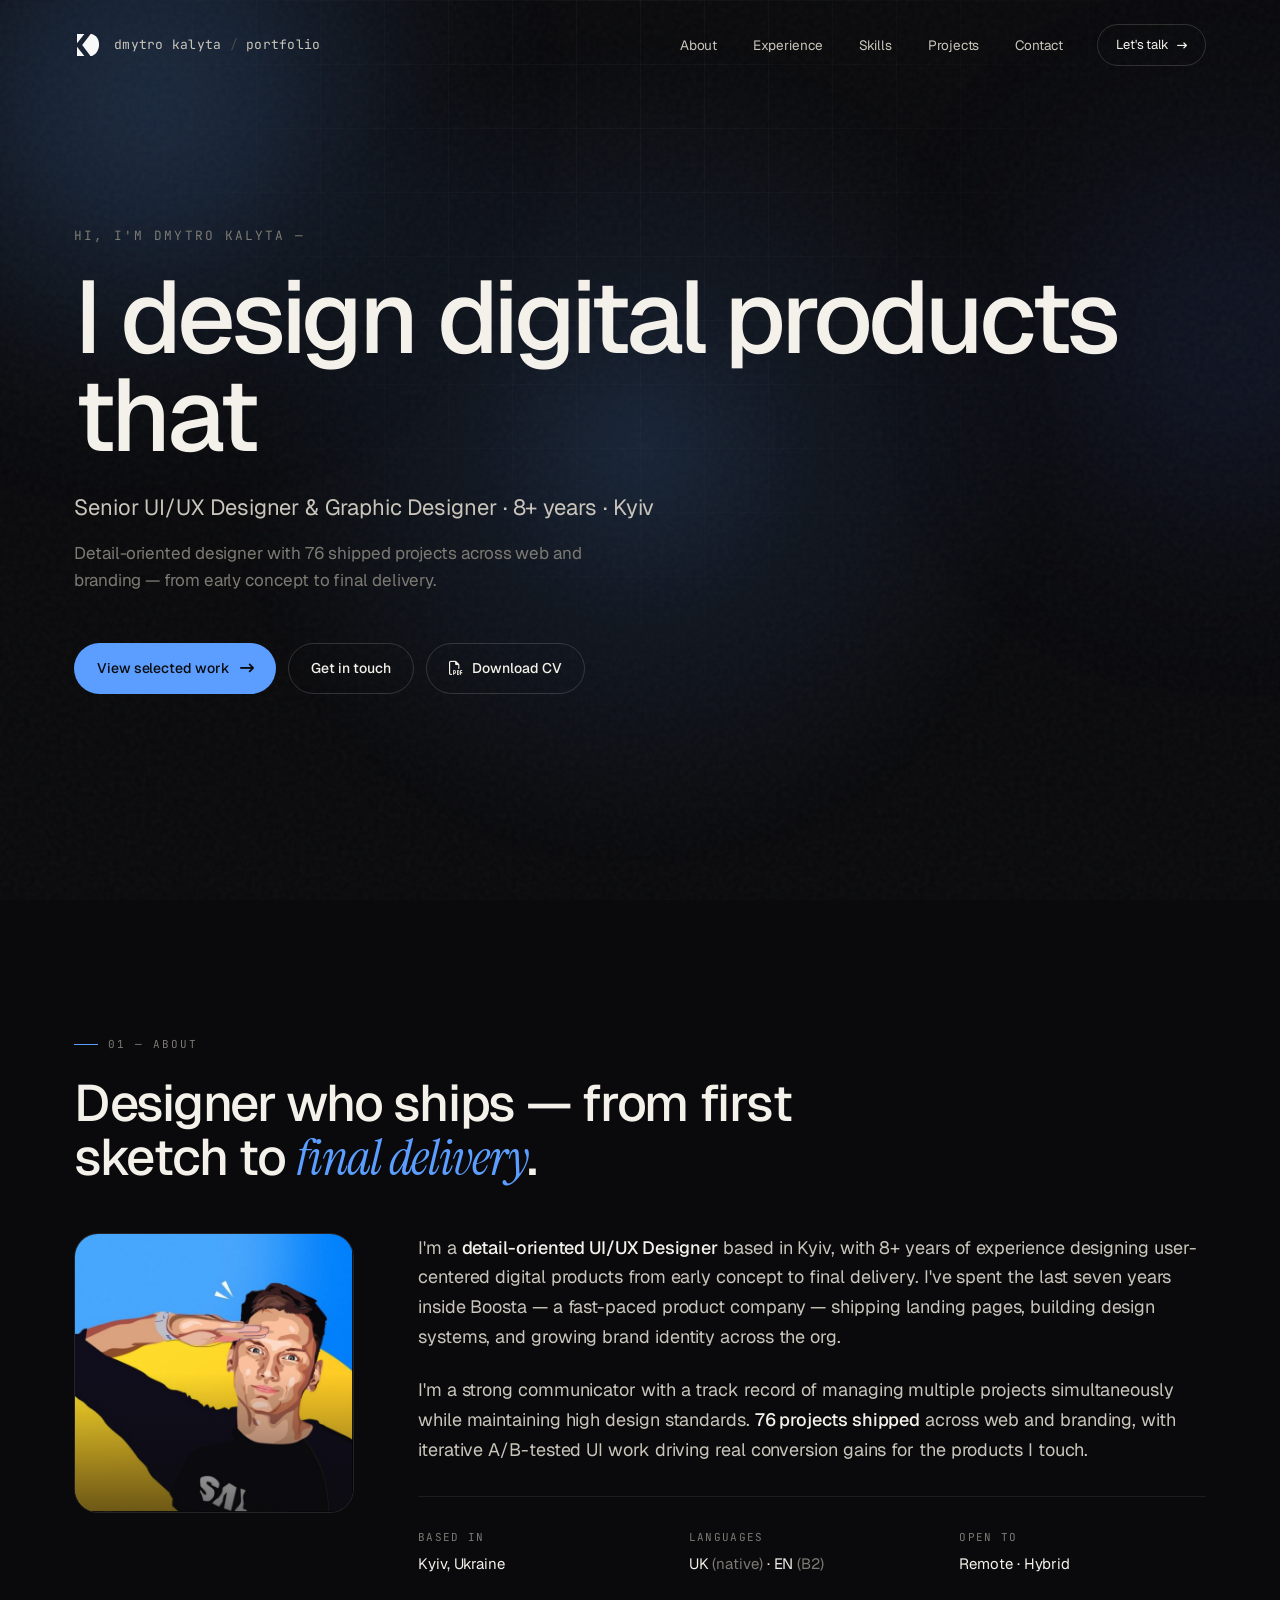
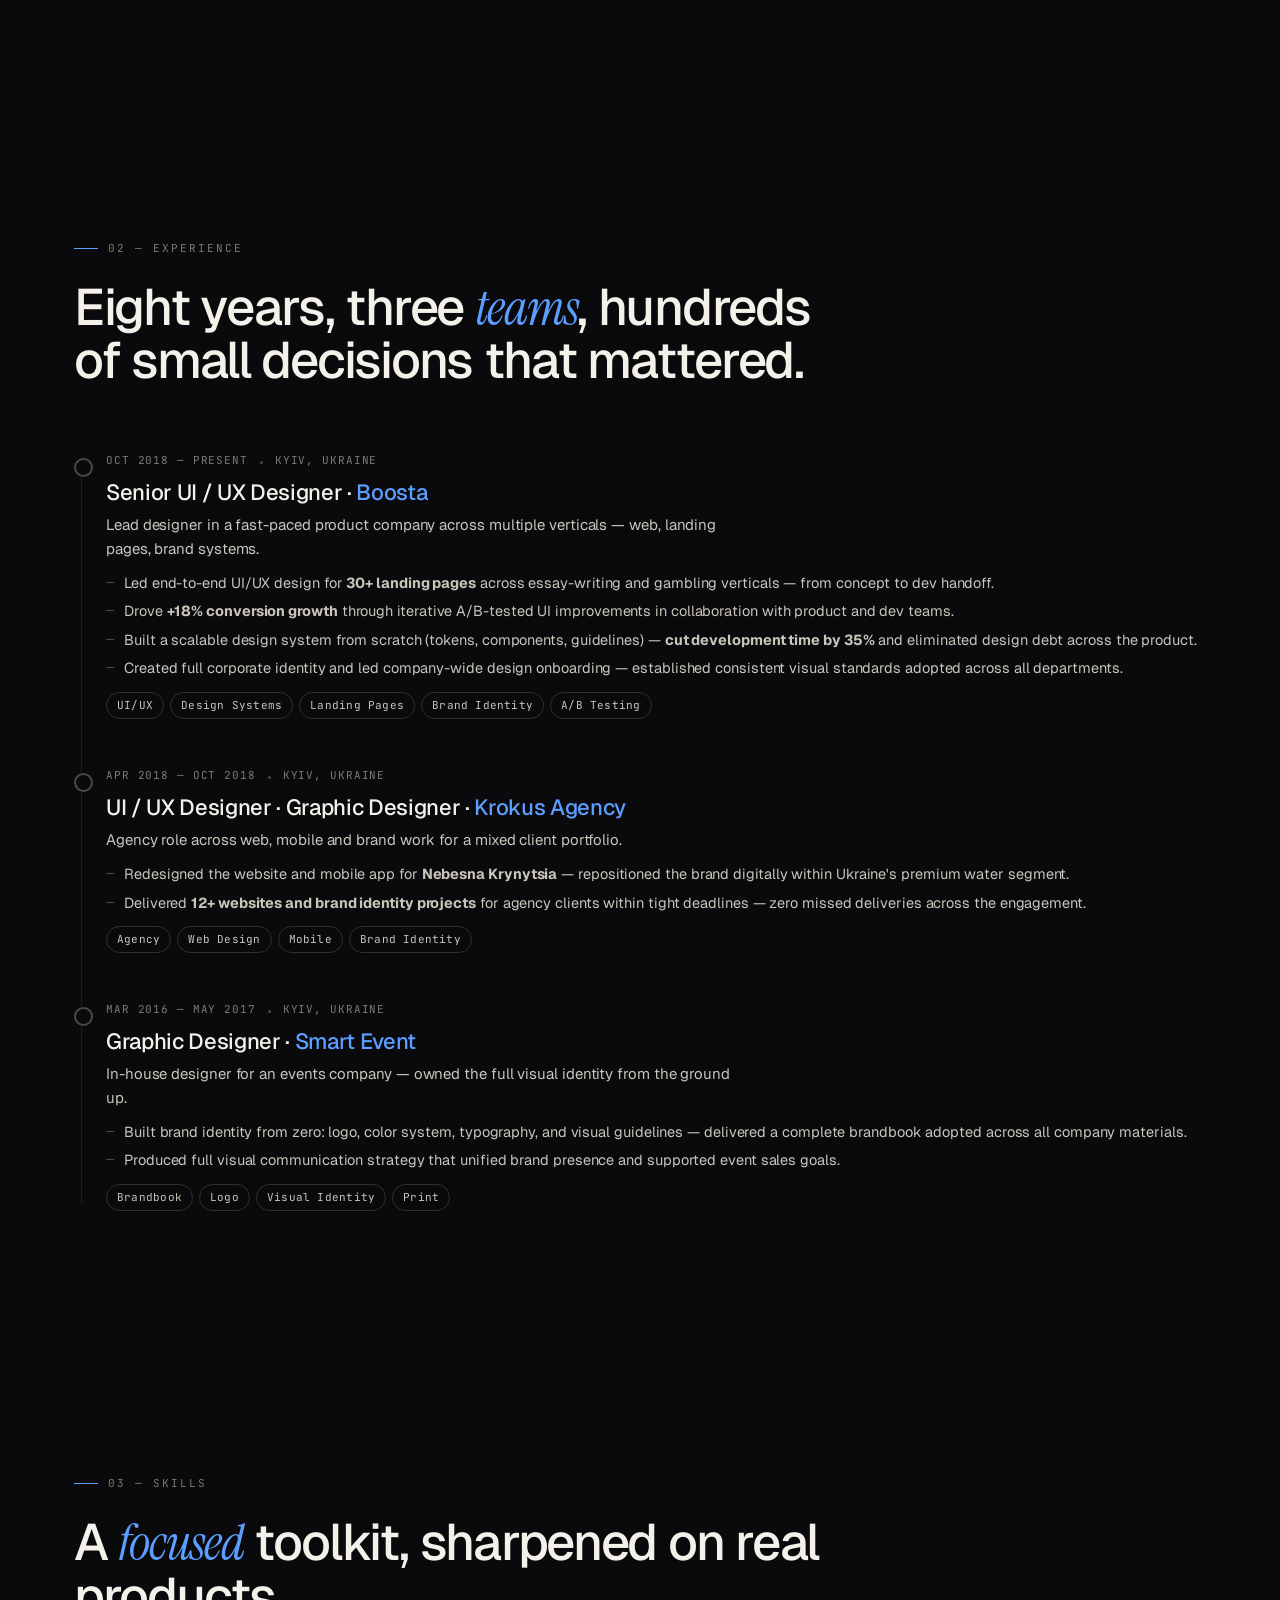
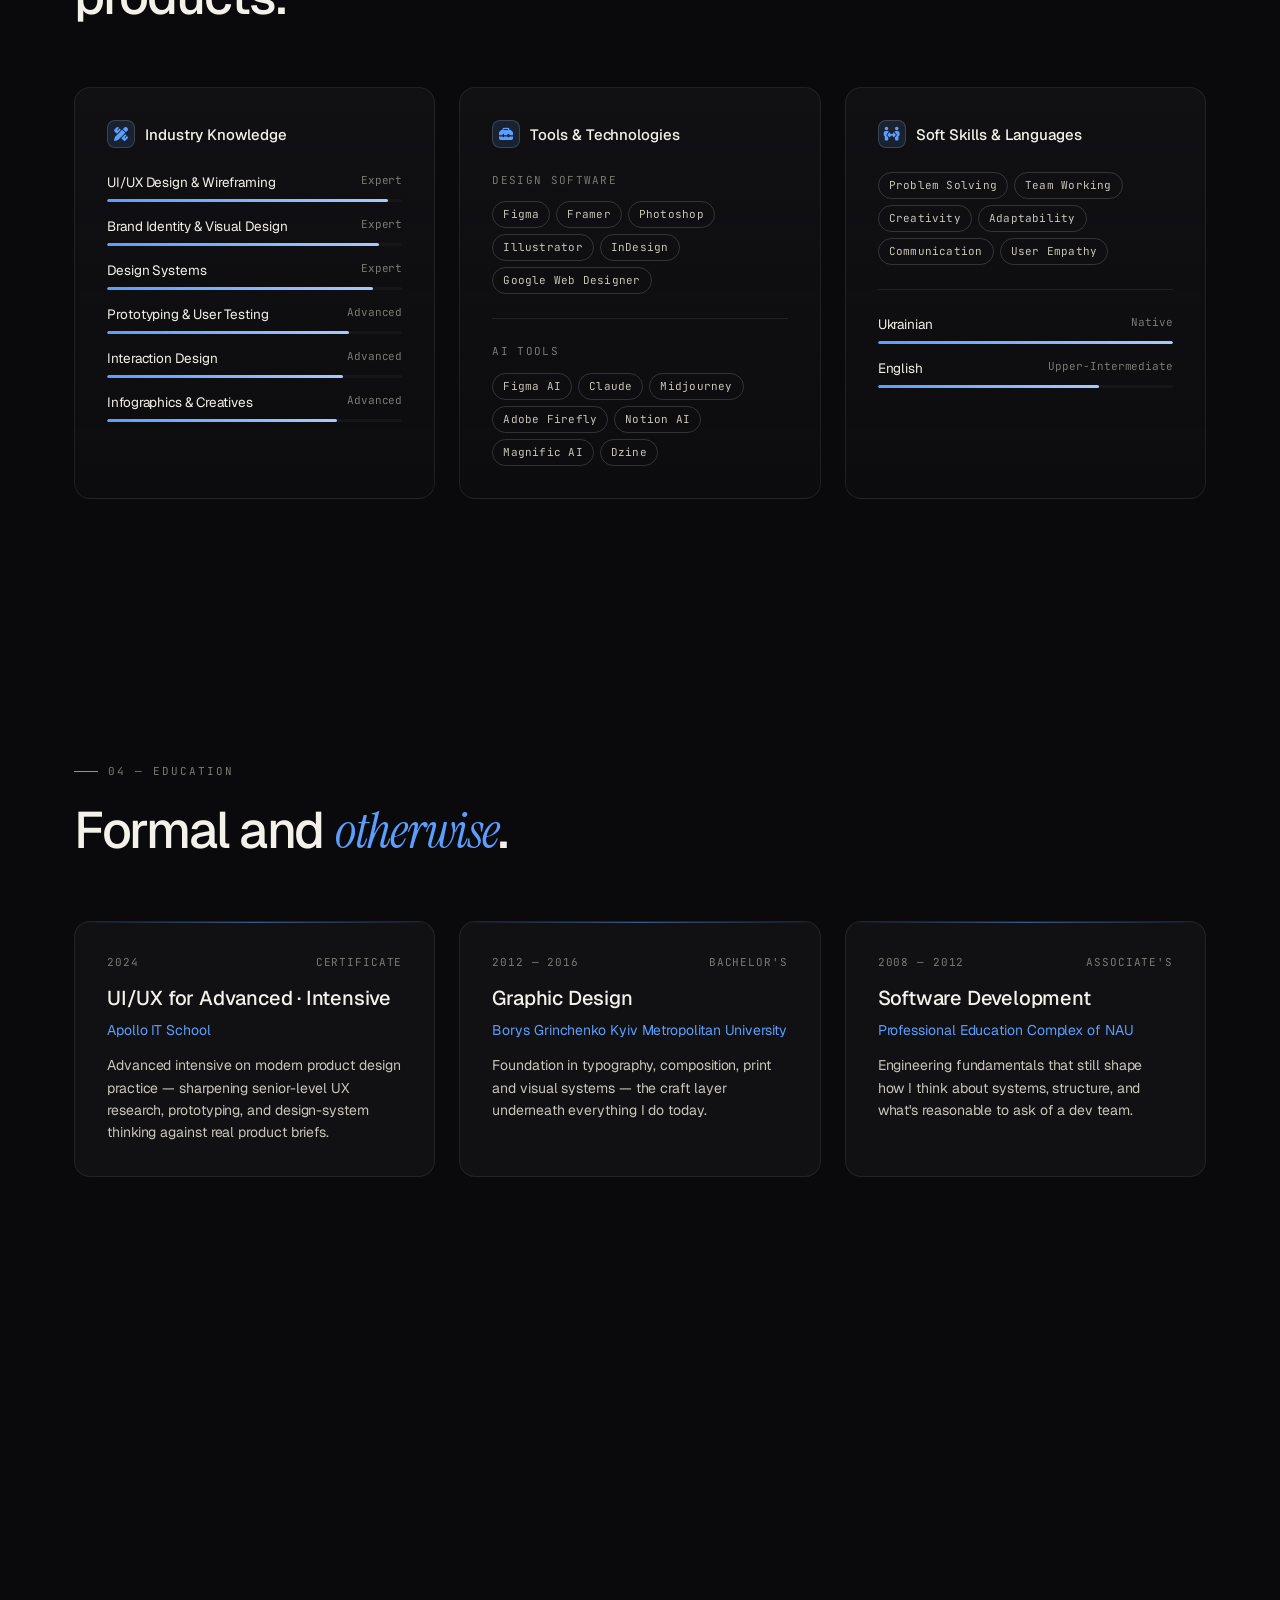
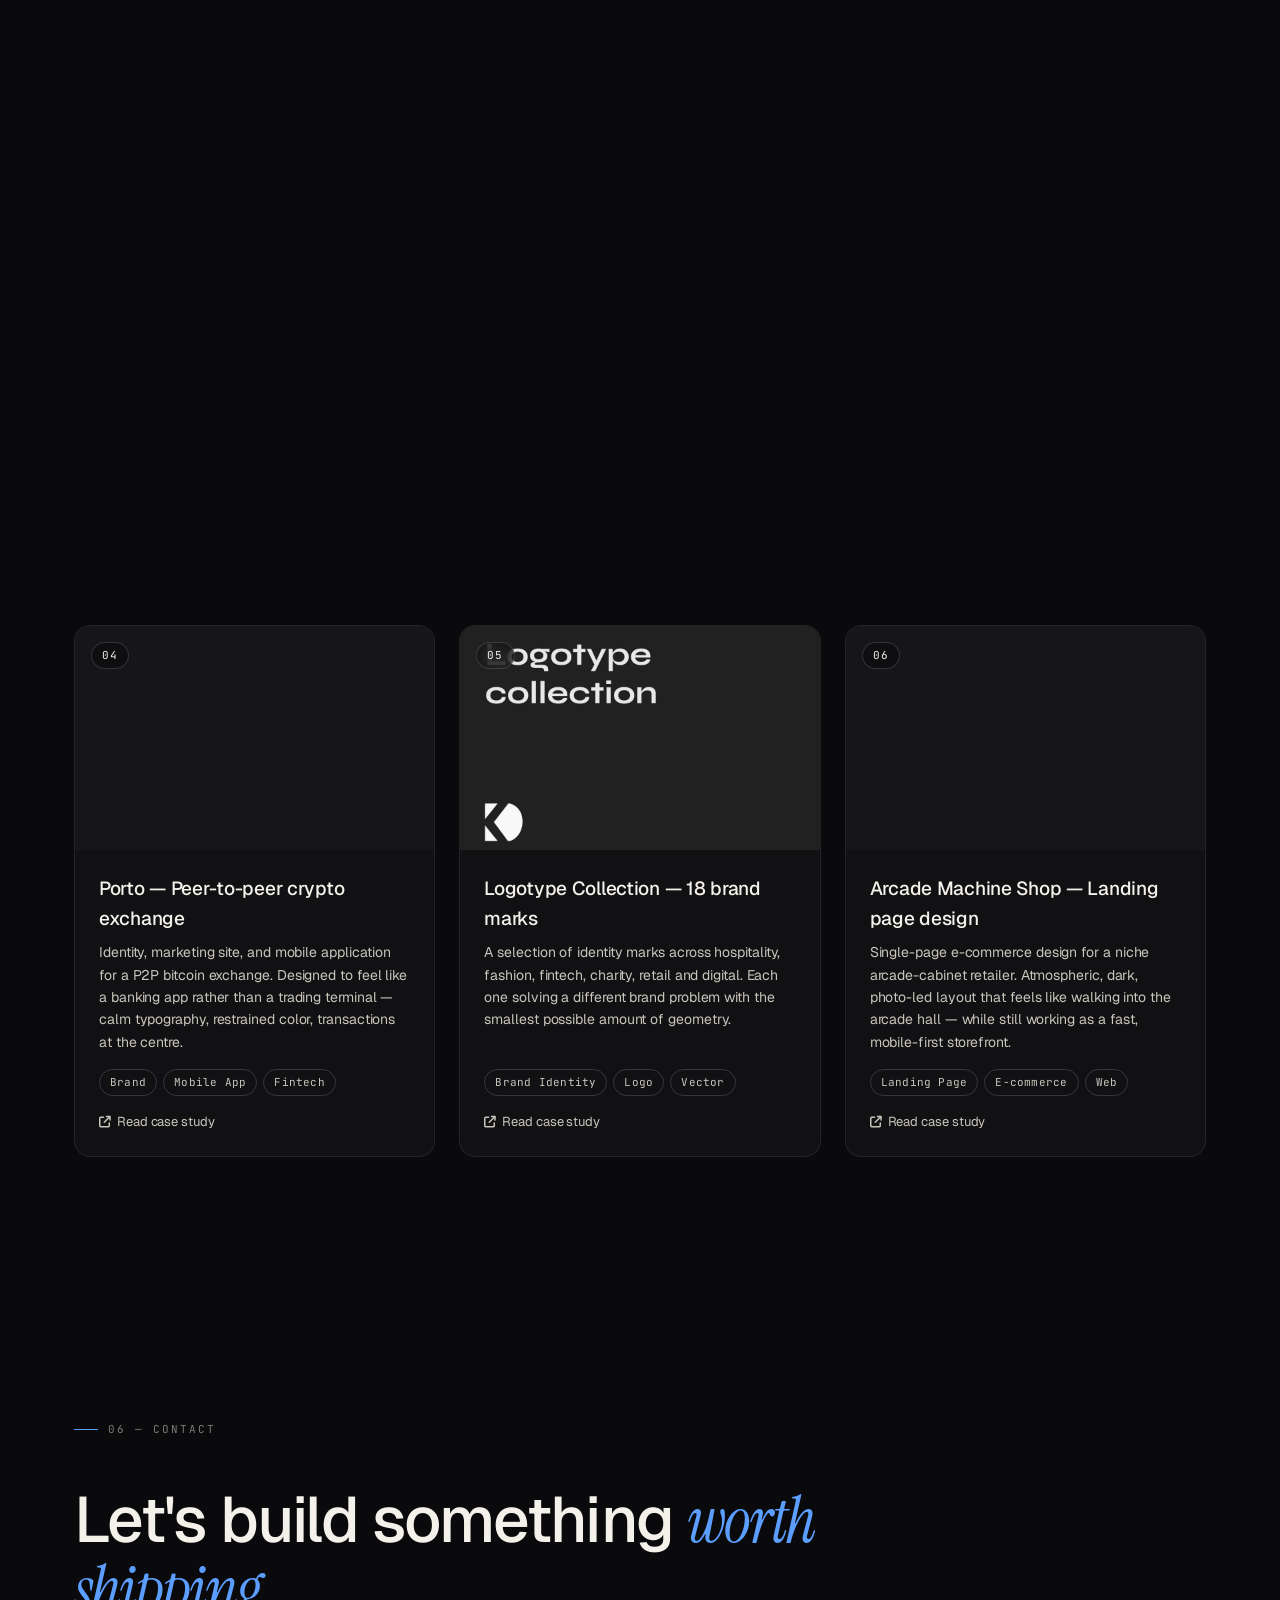
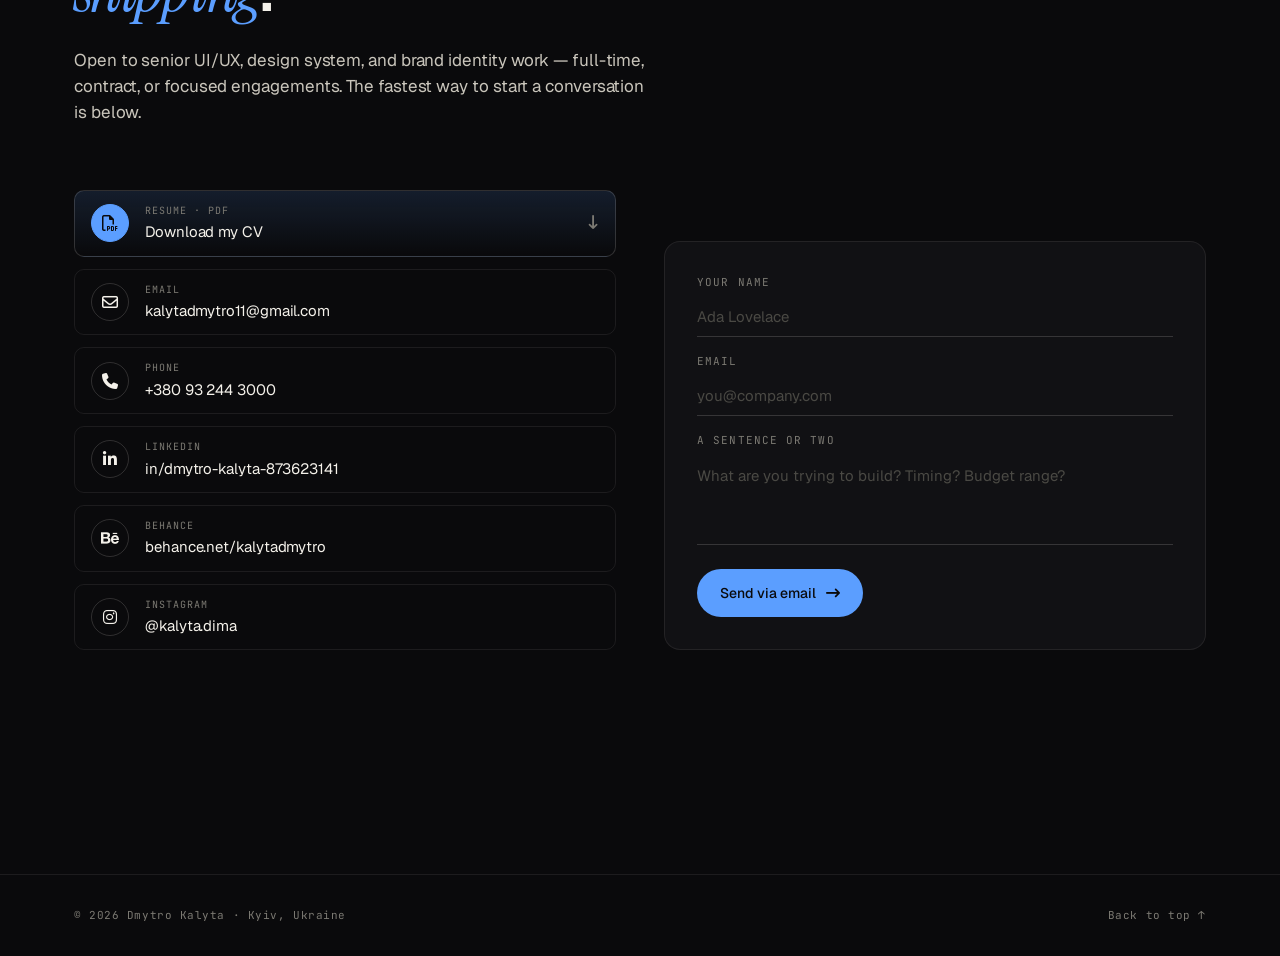
<file: index.html>
<!DOCTYPE html>
<html lang="en">
<head>
<meta charset="UTF-8" />
<meta name="viewport" content="width=device-width, initial-scale=1.0" />
<title>Dmytro Kalyta — Senior UI/UX &amp; Graphic Designer</title>

<link rel="preconnect" href="https://fonts.googleapis.com">
<link rel="preconnect" href="https://fonts.gstatic.com" crossorigin>
<link href="https://fonts.googleapis.com/css2?family=Geist:wght@300;400;500;600;700&family=Instrument+Serif:ital@0;1&family=JetBrains+Mono:wght@400;500&display=swap" rel="stylesheet">
<link rel="stylesheet" href="https://cdnjs.cloudflare.com/ajax/libs/font-awesome/6.5.1/css/all.min.css" integrity="sha512-DTOQO9RWCH3ppGqcWaEA1BIZOC6xxalwEsw9c2QQeAIftl+Vegovlnee1c9QX4TctnWMn13TZye+giMm8e2LwA==" crossorigin="anonymous" referrerpolicy="no-referrer" />

<style>
  :root {
    /* Color tokens */
    --bg: #0a0a0c;
    --bg-2: #111114;
    --bg-3: #16161a;
    --fg: #f4f1ea;
    --fg-2: #c9c5bb;
    --muted: #7c7a73;
    --muted-2: #4a4944;
    --line: rgba(244, 241, 234, 0.08);
    --line-strong: rgba(244, 241, 234, 0.16);
    --accent: #5b9eff;        /* electric blue */
    --accent-soft: #5b9eff22;
    --accent-glow: #5b9eff55;

    /* Type */
    --font-sans: 'Geist', ui-sans-serif, system-ui, sans-serif;
    --font-serif: 'Instrument Serif', Georgia, serif;
    --font-mono: 'JetBrains Mono', ui-monospace, monospace;

    /* Spacing rhythm */
    --space-1: 4px;
    --space-2: 8px;
    --space-3: 12px;
    --space-4: 16px;
    --space-5: 24px;
    --space-6: 32px;
    --space-7: 48px;
    --space-8: 64px;
    --space-9: 96px;
    --space-10: 128px;

    /* Radii */
    --r-sm: 6px;
    --r-md: 10px;
    --r-lg: 16px;
    --r-xl: 24px;

    /* Container */
    --max-w: 1180px;

    /* Easing */
    --ease-out: cubic-bezier(0.16, 1, 0.3, 1);
    --ease-in-out: cubic-bezier(0.65, 0, 0.35, 1);
  }

  * { box-sizing: border-box; margin: 0; padding: 0; }
  html { scroll-behavior: smooth; -webkit-font-smoothing: antialiased; -moz-osx-font-smoothing: grayscale; }
  body {
    font-family: var(--font-sans);
    background: var(--bg);
    color: var(--fg);
    font-size: 16px;
    line-height: 1.55;
    font-weight: 400;
    overflow-x: hidden;
    letter-spacing: -0.005em;
  }
  ::selection { background: var(--accent); color: var(--bg); }
  a { color: inherit; text-decoration: none; }
  img { max-width: 100%; display: block; }

  /* ───── Background ambient layers ───── */
  .bg-mesh, .bg-grid, .bg-noise {
    position: fixed; inset: 0; pointer-events: none; z-index: 0;
  }
  .bg-grid {
    background-image:
      linear-gradient(to right, var(--line) 1px, transparent 1px),
      linear-gradient(to bottom, var(--line) 1px, transparent 1px);
    background-size: 64px 64px;
    mask-image: radial-gradient(ellipse at 50% 0%, black 0%, transparent 70%);
    opacity: 0.5;
  }
  .bg-mesh {
    overflow: hidden;
  }
  .bg-mesh::before, .bg-mesh::after {
    content: ''; position: absolute; border-radius: 50%;
    filter: blur(120px); opacity: 0.45;
    will-change: transform;
  }
  .bg-mesh::before {
    width: 600px; height: 600px;
    background: radial-gradient(circle, var(--accent) 0%, transparent 60%);
    top: -200px; left: -150px;
    animation: float-a 22s var(--ease-in-out) infinite;
  }
  .bg-mesh::after {
    width: 500px; height: 500px;
    background: radial-gradient(circle, #4a7bff 0%, transparent 60%);
    top: 10%; right: -200px;
    opacity: 0.25;
    animation: float-b 28s var(--ease-in-out) infinite;
  }
  @keyframes float-a {
    0%, 100% { transform: translate(0, 0); }
    50% { transform: translate(120px, 80px); }
  }
  @keyframes float-b {
    0%, 100% { transform: translate(0, 0); }
    50% { transform: translate(-100px, 120px); }
  }
  .bg-noise {
    opacity: 0.04;
    background-image: url("data:image/svg+xml,%3Csvg viewBox='0 0 200 200' xmlns='http://www.w3.org/2000/svg'%3E%3Cfilter id='n'%3E%3CfeTurbulence type='fractalNoise' baseFrequency='0.85' numOctaves='3' /%3E%3C/filter%3E%3Crect width='100%25' height='100%25' filter='url(%23n)'/%3E%3C/svg%3E");
  }

  /* ───── Container & layout ───── */
  .container {
    max-width: var(--max-w);
    margin: 0 auto;
    padding: 0 var(--space-5);
    position: relative;
    z-index: 1;
  }

  /* ───── Nav ───── */
  .nav {
    position: fixed; top: 0; left: 0; right: 0;
    z-index: 100;
    padding: var(--space-5) 0;
    transition: padding 0.4s var(--ease-out), background 0.4s var(--ease-out), backdrop-filter 0.4s var(--ease-out), border-color 0.4s var(--ease-out);
    border-bottom: 1px solid transparent;
  }
  .nav.scrolled {
    padding: var(--space-3) 0;
    background: rgba(10, 10, 12, 0.72);
    backdrop-filter: blur(16px) saturate(180%);
    -webkit-backdrop-filter: blur(16px) saturate(180%);
    border-bottom: 1px solid var(--line);
  }
  .nav-inner {
    display: flex; align-items: center; justify-content: space-between;
    gap: var(--space-5);
  }
  .brand {
    font-family: var(--font-mono);
    font-size: 13px;
    letter-spacing: 0.02em;
    color: var(--fg);
    display: inline-flex; align-items: center; gap: 12px;
  }
  .brand-logo {
    width: 28px; height: 28px;
    display: block;
  }
  .brand-label { color: var(--fg-2); }
  .brand-sep { color: var(--muted-2); }
  .brand-dot {
    width: 8px; height: 8px; border-radius: 50%;
    background: var(--accent);
    box-shadow: 0 0 12px var(--accent-glow);
  }
  .nav-links { display: flex; gap: var(--space-6); align-items: center; }
  .nav-links a {
    font-size: 13.5px;
    color: var(--fg-2);
    position: relative;
    padding: 4px 2px;
    transition: color 0.2s var(--ease-out);
  }
  .nav-links a:hover { color: var(--fg); }
  .nav-links a::after {
    content: ''; position: absolute; bottom: 0; left: 0;
    width: 0; height: 1px; background: var(--accent);
    transition: width 0.3s var(--ease-out);
  }
  .nav-links a:hover::after { width: 100%; }
  .nav-links a.nav-cta {
    display: inline-flex; align-items: center; gap: 8px;
    font-size: 13px;
    padding: 10px 18px;
    border: 1px solid var(--line-strong);
    border-radius: 999px;
    color: var(--fg);
    white-space: nowrap;
    transition: all 0.25s var(--ease-out);
  }
  .nav-links a.nav-cta::after { display: none; }
  .nav-links a.nav-cta:hover { border-color: var(--accent); color: var(--accent); }
  .nav-cta i { font-size: 10px; }
  .mobile-toggle {
    display: none; background: none; border: none; color: var(--fg);
    font-size: 20px; cursor: pointer; padding: 4px;
  }

  /* ───── Section structure ───── */
  section { position: relative; z-index: 1; }
  .section-pad { padding: var(--space-10) 0; }
  .section-label {
    display: inline-flex; align-items: center; gap: 10px;
    font-family: var(--font-mono);
    font-size: 11px;
    color: var(--muted);
    text-transform: uppercase;
    letter-spacing: 0.18em;
    margin-bottom: var(--space-5);
  }
  .section-label::before {
    content: ''; width: 24px; height: 1px; background: var(--accent);
  }
  .section-title {
    font-size: clamp(32px, 4vw, 52px);
    line-height: 1.05;
    font-weight: 500;
    letter-spacing: -0.025em;
    margin-bottom: var(--space-4);
    max-width: 760px;
  }
  .section-title em {
    font-family: var(--font-serif);
    font-weight: 400;
    font-style: italic;
    color: var(--accent);
  }
  .section-sub {
    color: var(--fg-2);
    font-size: 17px;
    max-width: 620px;
    margin-bottom: var(--space-8);
  }

  /* ───── Hero ───── */
  .hero {
    min-height: 100vh;
    display: flex; align-items: center;
    padding: 120px 0 var(--space-9);
    position: relative;
    overflow: hidden;
    --mx: 50%;
    --my: 50%;
  }

  .hero-fx {
    position: absolute; inset: 0;
    z-index: 0;
    pointer-events: none;
    overflow: hidden;
  }
  /* Aurora blobs */
  .hero-fx .aurora {
    position: absolute;
    border-radius: 50%;
    filter: blur(80px);
    will-change: transform;
    opacity: 0.55;
    mix-blend-mode: screen;
  }
  .hero-fx .a1 {
    width: 540px; height: 540px;
    background: radial-gradient(circle, var(--accent) 0%, transparent 65%);
    top: -120px; left: 10%;
    animation: aurora-a 18s var(--ease-in-out) infinite;
  }
  .hero-fx .a2 {
    width: 460px; height: 460px;
    background: radial-gradient(circle, #7c5bff 0%, transparent 65%);
    bottom: -120px; left: 25%;
    opacity: 0.4;
    animation: aurora-b 24s var(--ease-in-out) infinite;
  }
  .hero-fx .a3 {
    width: 620px; height: 620px;
    background: radial-gradient(circle, #38d3ff 0%, transparent 65%);
    top: 5%; right: -100px;
    opacity: 0.35;
    animation: aurora-c 22s var(--ease-in-out) infinite;
  }
  @keyframes aurora-a {
    0%, 100% { transform: translate(0, 0) scale(1); }
    33% { transform: translate(80px, 40px) scale(1.1); }
    66% { transform: translate(-40px, 100px) scale(0.95); }
  }
  @keyframes aurora-b {
    0%, 100% { transform: translate(0, 0) scale(1); }
    50% { transform: translate(120px, -60px) scale(1.15); }
  }
  @keyframes aurora-c {
    0%, 100% { transform: translate(0, 0) scale(1); }
    40% { transform: translate(-100px, 60px) scale(0.9); }
    70% { transform: translate(-160px, -20px) scale(1.05); }
  }

  /* Rotating conic halo behind heading */
  .hero-fx .halo {
    position: absolute;
    width: 900px; height: 900px;
    left: -200px; top: 50%;
    transform: translateY(-50%);
    border-radius: 50%;
    background: conic-gradient(from 0deg,
      transparent 0deg,
      var(--accent-soft) 60deg,
      transparent 120deg,
      transparent 200deg,
      var(--accent-soft) 260deg,
      transparent 320deg);
    filter: blur(40px);
    opacity: 0.4;
    animation: halo-spin 40s linear infinite;
  }
  @keyframes halo-spin {
    to { transform: translateY(-50%) rotate(360deg); }
  }

  /* Cursor spotlight */
  .hero-fx .spotlight {
    position: absolute; inset: 0;
    background: radial-gradient(600px circle at var(--mx) var(--my),
      rgba(91, 158, 255, 0.18) 0%,
      rgba(91, 158, 255, 0.08) 30%,
      transparent 70%);
    transition: background 0.18s var(--ease-out);
  }

  /* Diagonal scan beam */
  .hero-fx .beam {
    position: absolute;
    top: -20%;
    left: -10%;
    width: 140%;
    height: 220%;
    background: linear-gradient(115deg,
      transparent 40%,
      rgba(255, 255, 255, 0.04) 49%,
      rgba(91, 158, 255, 0.18) 50%,
      rgba(255, 255, 255, 0.04) 51%,
      transparent 60%);
    transform: translateX(-100%);
    animation: beam-sweep 11s var(--ease-in-out) infinite;
    mix-blend-mode: screen;
  }
  @keyframes beam-sweep {
    0%, 70% { transform: translateX(-100%); opacity: 0; }
    72% { opacity: 1; }
    100% { transform: translateX(60%); opacity: 0; }
  }

  /* Faint dot field */
  .hero-fx .dots {
    position: absolute; inset: 0;
    background-image: radial-gradient(circle at 1px 1px, rgba(244, 241, 234, 0.08) 1px, transparent 1.5px);
    background-size: 32px 32px;
    mask-image: radial-gradient(ellipse 60% 70% at 50% 40%, black 0%, transparent 80%);
    opacity: 0.6;
  }

  /* Reduce motion */
  @media (prefers-reduced-motion: reduce) {
    .hero-fx .aurora, .hero-fx .halo, .hero-fx .beam { animation: none; }
  }
  .hero-tag {
    display: inline-flex; align-items: center; gap: 10px;
    font-family: var(--font-mono);
    font-size: 12px;
    color: var(--fg-2);
    padding: 6px 12px;
    border: 1px solid var(--line-strong);
    border-radius: 999px;
    background: rgba(244, 241, 234, 0.02);
    margin-bottom: var(--space-6);
  }
  .hero-tag .pulse {
    width: 6px; height: 6px; border-radius: 50%;
    background: #4ade80;
    box-shadow: 0 0 0 0 rgba(74, 222, 128, 0.7);
    animation: pulse 2s infinite;
  }
  @keyframes pulse {
    0% { box-shadow: 0 0 0 0 rgba(74, 222, 128, 0.7); }
    70% { box-shadow: 0 0 0 8px rgba(74, 222, 128, 0); }
    100% { box-shadow: 0 0 0 0 rgba(74, 222, 128, 0); }
  }
  .hero h1 {
    font-size: clamp(48px, 8vw, 104px);
    line-height: 0.96;
    font-weight: 500;
    letter-spacing: -0.04em;
    margin-bottom: var(--space-5);
  }
  .hero h1 em {
    font-family: var(--font-serif);
    font-weight: 400;
    font-style: italic;
    color: var(--accent);
    letter-spacing: -0.02em;
  }
  .hero-greet {
    display: block;
    font-family: var(--font-mono);
    font-size: clamp(12px, 1vw, 14px);
    color: var(--muted);
    letter-spacing: 0.16em;
    text-transform: uppercase;
    font-weight: 400;
    margin-bottom: clamp(18px, 2vw, 28px);
  }
  .hero-rotator {
    display: inline-grid;
    vertical-align: baseline;
  }
  .hero-rotator > span {
    grid-column: 1; grid-row: 1;
    white-space: nowrap;
    opacity: 0;
    font-family: var(--font-serif);
    font-style: italic;
    color: var(--accent);
    font-weight: 400;
    letter-spacing: -0.02em;
    animation: rot-cycle 12s infinite;
  }
  .hero-rotator > span:nth-child(1) { animation-delay: 0s; }
  .hero-rotator > span:nth-child(2) { animation-delay: 3s; }
  .hero-rotator > span:nth-child(3) { animation-delay: 6s; }
  .hero-rotator > span:nth-child(4) { animation-delay: 9s; }
  @keyframes rot-cycle {
    0%, 2% { opacity: 0; transform: translateY(0.28em); }
    5%, 23% { opacity: 1; transform: translateY(0); }
    26%, 100% { opacity: 0; transform: translateY(-0.28em); }
  }
  @media (prefers-reduced-motion: reduce) {
    .hero-rotator > span { animation: none; }
    .hero-rotator > span:nth-child(1) { opacity: 1; }
  }
  .hero-role {
    font-size: clamp(18px, 1.8vw, 22px);
    color: var(--fg-2);
    margin-bottom: var(--space-4);
    font-weight: 400;
  }
  .hero-tagline {
    font-size: 17px;
    color: var(--muted);
    max-width: 560px;
    line-height: 1.6;
    margin-bottom: var(--space-7);
  }
  .hero-actions { display: flex; gap: var(--space-3); flex-wrap: wrap; }
  .btn {
    display: inline-flex; align-items: center; gap: 10px;
    padding: 14px 22px;
    font-size: 14px; font-weight: 500;
    border-radius: 999px;
    border: 1px solid transparent;
    cursor: pointer;
    transition: all 0.25s var(--ease-out);
    font-family: inherit;
  }
  .btn-primary {
    background: var(--accent);
    color: var(--bg);
  }
  .btn-primary:hover {
    background: var(--fg);
    transform: translateY(-1px);
    box-shadow: 0 12px 32px -8px var(--accent-glow);
  }
  .btn-ghost {
    background: transparent;
    border-color: var(--line-strong);
    color: var(--fg);
  }
  .btn-ghost:hover {
    border-color: var(--fg);
    transform: translateY(-1px);
  }
  .btn i { transition: transform 0.25s var(--ease-out); }
  .btn:hover i { transform: translate(2px, -2px); }

  .hero-meta {
    position: absolute; bottom: var(--space-7); left: var(--space-5); right: var(--space-5);
    display: flex; justify-content: space-between; align-items: flex-end;
    font-family: var(--font-mono); font-size: 11px;
    color: var(--muted); letter-spacing: 0.05em;
    pointer-events: none;
  }
  .hero-meta-block { display: flex; flex-direction: column; gap: 4px; max-width: 220px; }
  .hero-meta-block .label { color: var(--muted-2); text-transform: uppercase; }
  .hero-meta-block .val { color: var(--fg-2); }
  .scroll-cue {
    display: flex; flex-direction: column; align-items: center; gap: 8px;
  }
  .scroll-cue .line {
    width: 1px; height: 36px; background: linear-gradient(to bottom, var(--accent), transparent);
    animation: scroll-line 2.4s var(--ease-in-out) infinite;
  }
  @keyframes scroll-line {
    0% { transform: scaleY(0); transform-origin: top; }
    50% { transform: scaleY(1); transform-origin: top; }
    51% { transform-origin: bottom; }
    100% { transform: scaleY(0); transform-origin: bottom; }
  }

  /* ───── About ───── */
  .about-grid {
    display: grid; grid-template-columns: 280px 1fr;
    gap: var(--space-8);
    align-items: start;
  }
  .avatar-wrap {
    position: relative;
    border-radius: var(--r-xl);
    overflow: hidden;
    aspect-ratio: 1 / 1;
    background: var(--bg-2);
    border: 1px solid var(--line);
  }
  .avatar-wrap img {
    width: 100%; height: 100%;
    object-fit: cover;
    object-position: center;
    display: block;
  }
  .avatar-wrap::after {
    content: ''; position: absolute; inset: 0;
    background: linear-gradient(180deg, transparent 50%, rgba(10,10,12,0.6) 100%);
    pointer-events: none;
  }
  .avatar-placeholder {
    width: 100%; height: 100%;
    display: flex; align-items: center; justify-content: center;
    background:
      repeating-linear-gradient(135deg, rgba(244,241,234,0.03) 0 1px, transparent 1px 12px),
      linear-gradient(180deg, var(--bg-3), var(--bg-2));
    color: var(--muted);
    font-family: var(--font-mono); font-size: 11px;
    letter-spacing: 0.1em;
    text-transform: uppercase;
  }
  .about-body p {
    font-size: 18px; line-height: 1.65;
    color: var(--fg-2);
    margin-bottom: var(--space-5);
    text-wrap: pretty;
  }
  .about-body p strong { color: var(--fg); font-weight: 500; }
  .about-facts {
    display: grid; grid-template-columns: repeat(3, 1fr);
    gap: var(--space-5);
    margin-top: var(--space-6);
    padding-top: var(--space-6);
    border-top: 1px solid var(--line);
  }
  .fact .fact-label {
    font-family: var(--font-mono); font-size: 11px;
    color: var(--muted); text-transform: uppercase;
    letter-spacing: 0.12em; margin-bottom: 6px;
  }
  .fact .fact-val { color: var(--fg); font-size: 15px; }
  .fact .fact-val .secondary { color: var(--muted); }

  /* ───── Experience timeline ───── */
  .timeline {
    position: relative;
    padding-left: 32px;
  }
  .timeline::before {
    content: ''; position: absolute; left: 7px; top: 8px; bottom: 8px;
    width: 1px; background: var(--line);
  }
  .tl-item {
    position: relative;
    padding-bottom: var(--space-7);
  }
  .tl-item:last-child { padding-bottom: 0; }
  .tl-item::before {
    content: ''; position: absolute; left: -32px; top: 6px;
    width: 15px; height: 15px; border-radius: 50%;
    background: var(--bg);
    border: 2px solid var(--muted-2);
    transition: border-color 0.3s var(--ease-out), box-shadow 0.3s var(--ease-out);
  }
  .tl-item:hover::before {
    border-color: var(--accent);
    box-shadow: 0 0 0 6px var(--accent-soft);
  }
  .tl-meta {
    display: flex; align-items: baseline; gap: var(--space-3);
    font-family: var(--font-mono); font-size: 11px;
    color: var(--muted); letter-spacing: 0.08em;
    text-transform: uppercase;
    margin-bottom: 6px;
  }
  .tl-meta .dot { width: 3px; height: 3px; border-radius: 50%; background: var(--muted-2); }
  .tl-role {
    font-size: 22px; font-weight: 500;
    letter-spacing: -0.015em;
    margin-bottom: 4px;
  }
  .tl-role .company { color: var(--accent); }
  .tl-summary {
    color: var(--fg-2); font-size: 15px;
    margin-bottom: var(--space-3);
    max-width: 640px;
  }
  .tl-bullets {
    list-style: none;
    display: flex; flex-direction: column; gap: 6px;
  }
  .tl-bullets li {
    position: relative;
    padding-left: 18px;
    color: var(--fg-2);
    font-size: 14.5px;
  }
  .tl-bullets li::before {
    content: ''; position: absolute; left: 0; top: 10px;
    width: 8px; height: 1px; background: var(--muted-2);
  }
  .tl-tags {
    display: flex; flex-wrap: wrap; gap: 6px;
    margin-top: var(--space-3);
  }
  .tag {
    font-family: var(--font-mono); font-size: 11px;
    padding: 4px 10px;
    border: 1px solid var(--line-strong);
    border-radius: 999px;
    color: var(--fg-2);
    letter-spacing: 0.02em;
    transition: all 0.2s var(--ease-out);
  }
  .tag:hover { border-color: var(--accent); color: var(--accent); }

  /* ───── Skills ───── */
  .skills-grid {
    display: grid; grid-template-columns: repeat(3, 1fr);
    gap: var(--space-5);
  }
  .skill-card {
    padding: var(--space-6);
    border: 1px solid var(--line);
    border-radius: var(--r-lg);
    background: linear-gradient(180deg, var(--bg-2) 0%, rgba(17,17,20,0.4) 100%);
    transition: border-color 0.3s var(--ease-out), transform 0.3s var(--ease-out);
  }
  .skill-card:hover {
    border-color: var(--line-strong);
    transform: translateY(-2px);
  }
  .skill-card h3 {
    font-size: 15px;
    font-weight: 500;
    margin-bottom: var(--space-5);
    display: flex; align-items: center; gap: 10px;
    color: var(--fg);
  }
  .skill-card h3 i {
    color: var(--accent); font-size: 14px;
    width: 28px; height: 28px;
    display: inline-flex; align-items: center; justify-content: center;
    border: 1px solid var(--line-strong); border-radius: 8px;
    background: var(--accent-soft);
  }
  .skill-list { display: flex; flex-direction: column; gap: 14px; }
  .skill-row {
    display: flex; flex-direction: column; gap: 6px;
  }
  .skill-row-top {
    display: flex; justify-content: space-between;
    font-size: 13.5px;
  }
  .skill-row-top .name { color: var(--fg); }
  .skill-row-top .level { color: var(--muted); font-family: var(--font-mono); font-size: 11px; }
  .bar {
    height: 3px; background: var(--bg-3); border-radius: 999px; overflow: hidden;
    position: relative;
  }
  .bar-fill {
    height: 100%;
    background: linear-gradient(90deg, var(--accent), #a8c8ff);
    border-radius: 999px;
    width: 0%;
    transition: width 1.4s var(--ease-out);
  }
  .visible .bar-fill { width: var(--w, 80%); }

  .tag-cloud { display: flex; flex-wrap: wrap; gap: 6px; }

  /* ───── Education ───── */
  .edu-grid {
    display: grid; grid-template-columns: repeat(3, 1fr);
    gap: var(--space-5);
  }
  .edu-card {
    padding: var(--space-6);
    border: 1px solid var(--line);
    border-radius: var(--r-lg);
    background: var(--bg-2);
    position: relative;
    overflow: hidden;
  }
  .edu-card::before {
    content: ''; position: absolute; top: 0; left: 0; right: 0; height: 1px;
    background: linear-gradient(90deg, transparent, var(--accent), transparent);
    opacity: 0.5;
  }
  .edu-meta {
    display: flex; justify-content: space-between; align-items: baseline;
    font-family: var(--font-mono); font-size: 11px;
    color: var(--muted); letter-spacing: 0.08em;
    text-transform: uppercase; margin-bottom: var(--space-3);
  }
  .edu-card h3 {
    font-size: 20px; font-weight: 500;
    letter-spacing: -0.01em;
    margin-bottom: 6px;
  }
  .edu-card .institution {
    color: var(--accent); font-size: 14px;
    margin-bottom: var(--space-3);
  }
  .edu-card p { color: var(--fg-2); font-size: 14px; line-height: 1.6; }

  /* ───── Projects ───── */
  .projects-grid {
    display: grid; grid-template-columns: repeat(3, 1fr);
    gap: var(--space-5);
  }
  .project-card {
    display: flex; flex-direction: column;
    border: 1px solid var(--line);
    border-radius: var(--r-lg);
    background: var(--bg-2);
    overflow: hidden;
    transition: border-color 0.3s var(--ease-out), transform 0.4s var(--ease-out);
    cursor: pointer;
  }
  .project-card:hover {
    border-color: var(--line-strong);
    transform: translateY(-4px);
  }
  .project-thumb {
    aspect-ratio: 16 / 10;
    position: relative;
    overflow: hidden;
    background: var(--bg-3);
  }
  .project-thumb-img {
    width: 100%; height: 100%;
    object-fit: cover;
    display: block;
    transition: transform 0.6s var(--ease-out);
  }
  .project-card:hover .project-thumb-img { transform: scale(1.04); }
  .project-thumb-art {
    width: 100%; height: 100%;
    background:
      radial-gradient(circle at 30% 40%, var(--accent-soft) 0%, transparent 50%),
      repeating-linear-gradient(45deg, rgba(244,241,234,0.025) 0 1px, transparent 1px 18px),
      linear-gradient(135deg, var(--bg-3), var(--bg-2));
    display: flex; align-items: center; justify-content: center;
    color: var(--muted-2);
    font-family: var(--font-mono);
    font-size: 11px;
    letter-spacing: 0.18em;
    text-transform: uppercase;
    transition: transform 0.6s var(--ease-out);
  }
  .project-card:hover .project-thumb-art { transform: scale(1.04); }
  .project-thumb-art.var-2 {
    background:
      radial-gradient(circle at 70% 60%, #4a7bff33 0%, transparent 55%),
      repeating-linear-gradient(-45deg, rgba(244,241,234,0.025) 0 1px, transparent 1px 18px),
      linear-gradient(135deg, var(--bg-3), var(--bg-2));
  }
  .project-thumb-art.var-3 {
    background:
      radial-gradient(circle at 50% 30%, #4ade8033 0%, transparent 55%),
      repeating-linear-gradient(90deg, rgba(244,241,234,0.025) 0 1px, transparent 1px 18px),
      linear-gradient(135deg, var(--bg-3), var(--bg-2));
  }
  .project-num {
    position: absolute; top: var(--space-4); left: var(--space-4);
    z-index: 2;
    font-family: var(--font-mono); font-size: 11px;
    color: var(--fg); letter-spacing: 0.1em;
    padding: 4px 10px;
    background: rgba(10, 10, 12, 0.6);
    backdrop-filter: blur(8px);
    -webkit-backdrop-filter: blur(8px);
    border: 1px solid var(--line-strong);
    border-radius: 999px;
  }
  .project-body { padding: var(--space-5); flex: 1; display: flex; flex-direction: column; }
  .project-body h3 {
    font-size: 19px; font-weight: 500;
    letter-spacing: -0.015em;
    margin-bottom: 8px;
  }
  .project-title-link {
    color: var(--fg);
    transition: color 0.25s var(--ease-out);
  }
  .project-card:hover .project-title-link { color: var(--accent); }
  .project-thumb-link { display: block; }
  .project-body p {
    color: var(--fg-2); font-size: 14px; line-height: 1.6;
    margin-bottom: var(--space-4);
    flex: 1;
  }
  .project-tags { display: flex; flex-wrap: wrap; gap: 6px; margin-bottom: var(--space-4); }
  .project-links { display: flex; gap: var(--space-4); }
  .project-links a {
    font-size: 13px; color: var(--fg-2);
    display: inline-flex; align-items: center; gap: 6px;
    transition: color 0.2s var(--ease-out);
  }
  .project-links a:hover { color: var(--accent); }
  .project-links a i { font-size: 12px; }

  /* ───── Contact ───── */
  .contact-headline {
    font-size: clamp(36px, 5vw, 64px);
    line-height: 1.05; font-weight: 500;
    letter-spacing: -0.03em;
    margin: var(--space-5) 0 var(--space-5);
    max-width: 900px;
  }
  .contact-headline em {
    font-family: var(--font-serif); font-style: italic;
    color: var(--accent); font-weight: 400;
  }
  .contact-lede {
    color: var(--fg-2); font-size: 17px;
    max-width: 640px; margin-bottom: var(--space-8);
    text-wrap: pretty;
  }
  .contact-wrap {
    display: grid; grid-template-columns: 1fr 1fr;
    gap: var(--space-7);
    align-items: end;
  }
  .contact-channels { display: flex; flex-direction: column; gap: var(--space-3); }
  .channel {
    display: flex; align-items: center; gap: var(--space-4);
    padding: var(--space-3) var(--space-4);
    border: 1px solid var(--line);
    border-radius: var(--r-md);
    transition: all 0.25s var(--ease-out);
  }
  .channel:hover {
    border-color: var(--accent);
    background: var(--accent-soft);
    transform: translateX(4px);
  }
  .channel-icon {
    width: 38px; height: 38px;
    display: flex; align-items: center; justify-content: center;
    border: 1px solid var(--line-strong); border-radius: 50%;
    color: var(--fg);
    transition: all 0.25s var(--ease-out);
    flex-shrink: 0;
  }
  .channel:hover .channel-icon {
    background: var(--accent); color: var(--bg); border-color: var(--accent);
  }
  .channel-text { display: flex; flex-direction: column; gap: 2px; }
  .channel-label {
    font-family: var(--font-mono); font-size: 10px;
    color: var(--muted); text-transform: uppercase;
    letter-spacing: 0.1em;
  }
  .channel-val { font-size: 15px; color: var(--fg); }
  .channel-arrow {
    margin-left: auto;
    color: var(--muted);
    font-size: 14px;
    transition: color 0.25s var(--ease-out), transform 0.25s var(--ease-out);
  }
  .channel-featured {
    background: linear-gradient(180deg, var(--accent-soft), transparent);
    border-color: var(--line-strong);
  }
  .channel-featured .channel-icon {
    background: var(--accent);
    color: var(--bg);
    border-color: var(--accent);
  }
  .channel-featured:hover .channel-arrow {
    color: var(--fg);
    transform: translateY(2px);
  }

  .contact-form {
    padding: var(--space-6);
    border: 1px solid var(--line);
    border-radius: var(--r-lg);
    background: var(--bg-2);
    display: flex; flex-direction: column; gap: var(--space-4);
  }
  .form-row { display: flex; flex-direction: column; gap: 6px; }
  .form-row label {
    font-family: var(--font-mono); font-size: 11px;
    color: var(--muted); text-transform: uppercase;
    letter-spacing: 0.1em;
  }
  .form-row input, .form-row textarea {
    background: transparent;
    border: none;
    border-bottom: 1px solid var(--line-strong);
    padding: 10px 0;
    color: var(--fg);
    font-family: inherit;
    font-size: 15px;
    transition: border-color 0.25s var(--ease-out);
    resize: none;
  }
  .form-row textarea { min-height: 90px; line-height: 1.5; }
  .form-row input:focus, .form-row textarea:focus {
    outline: none;
    border-bottom-color: var(--accent);
  }
  .form-row input::placeholder, .form-row textarea::placeholder { color: var(--muted-2); }

  /* ───── Footer ───── */
  footer {
    border-top: 1px solid var(--line);
    padding: var(--space-6) 0;
    margin-top: var(--space-9);
    position: relative; z-index: 1;
  }
  .footer-inner {
    display: flex; justify-content: space-between; align-items: center;
    font-family: var(--font-mono); font-size: 11px;
    color: var(--muted); letter-spacing: 0.05em;
  }
  .footer-inner a:hover { color: var(--accent); }

  /* ───── Reveal animations ───── */
  .reveal {
    opacity: 0;
    transform: translateY(24px);
    transition: opacity 0.9s var(--ease-out), transform 0.9s var(--ease-out);
  }
  .reveal.visible { opacity: 1; transform: translateY(0); }
  .reveal.delay-1 { transition-delay: 0.08s; }
  .reveal.delay-2 { transition-delay: 0.16s; }
  .reveal.delay-3 { transition-delay: 0.24s; }
  .reveal.delay-4 { transition-delay: 0.32s; }
  .reveal.delay-5 { transition-delay: 0.4s; }

  /* ───── Responsive ───── */
  @media (max-width: 900px) {
    .nav-links { display: none; }
    .nav-links.open {
      display: flex;
      position: absolute; top: 100%; left: 0; right: 0;
      flex-direction: column;
      padding: var(--space-5);
      background: var(--bg);
      border-bottom: 1px solid var(--line);
      gap: var(--space-4);
    }
    .mobile-toggle { display: block; }
    .about-grid, .contact-wrap { grid-template-columns: 1fr; }
    .skills-grid, .projects-grid, .edu-grid { grid-template-columns: 1fr; }
    .avatar-wrap { max-width: 240px; }
    .hero-meta { display: none; }
    .section-pad { padding: var(--space-9) 0; }
    .about-facts { grid-template-columns: 1fr 1fr; }
  }
  @media (max-width: 500px) {
    .about-facts { grid-template-columns: 1fr; }
    .hero-actions { flex-direction: column; align-items: stretch; }
    .btn { justify-content: center; }
  }
</style>
</head>
<body>

<div class="bg-mesh" aria-hidden="true"></div>
<div class="bg-grid" aria-hidden="true"></div>
<div class="bg-noise" aria-hidden="true"></div>

<!-- ───── Nav ───── -->
<nav class="nav" id="nav">
  <div class="container nav-inner">
    <a href="#top" class="brand" aria-label="Dmytro Kalyta">
      <img src="assets/dk-logo.svg" alt="DK" class="brand-logo" / loading="lazy" decoding="async" />
      <span class="brand-label">dmytro kalyta <span class="brand-sep">/</span> portfolio</span>
    </a>
    <div class="nav-links" id="navLinks">
      <a href="#about">About</a>
      <a href="#experience">Experience</a>
      <a href="#skills">Skills</a>
      <a href="#projects">Projects</a>
      <a href="#contact">Contact</a>
      <a href="#contact" class="nav-cta">Let's talk <i class="fa-solid fa-arrow-right-long"></i></a>
    </div>
    <button class="mobile-toggle" id="mobileToggle" aria-label="Menu">
      <i class="fa-solid fa-bars"></i>
    </button>
  </div>
</nav>

<!-- ───── Hero ───── -->
<section class="hero" id="top">
  <div class="hero-fx" aria-hidden="true">
    <div class="spotlight"></div>
  </div>
  <div class="container">
    <h1 class="reveal visible delay-1">
      <span class="hero-greet">Hi, I'm Dmytro Kalyta —</span>
      I design digital products that
      <span class="hero-rotator">
        <span>ship.</span>
        <span>convert.</span>
        <span>scale.</span>
        <span>endure.</span>
      </span>
    </h1>
    <p class="hero-role reveal visible delay-2">Senior UI/UX Designer &amp; Graphic Designer · 8+ years · Kyiv</p>
    <p class="hero-tagline reveal visible delay-3">Detail-oriented designer with 76 shipped projects across web and branding — from early concept to final delivery.</p>
    <div class="hero-actions reveal visible delay-4">
      <a href="#projects" class="btn btn-primary">
        View selected work <i class="fa-solid fa-arrow-right-long"></i>
      </a>
      <a href="#contact" class="btn btn-ghost">
        Get in touch
      </a>
      <a href="assets/Kalyta_Dmytro_CV.pdf" download class="btn btn-ghost">
        <i class="fa-regular fa-file-pdf"></i> Download CV
      </a>
    </div>
  </div>
</section>

<!-- ───── About ───── -->
<section class="section-pad" id="about">
  <div class="container">
    <div class="reveal">
      <span class="section-label">01 — About</span>
    </div>
    <h2 class="section-title reveal delay-1">
      Designer who ships — from first sketch to <em>final delivery</em>.
    </h2>

    <div class="about-grid" style="margin-top: var(--space-7);">
      <div class="avatar-wrap reveal delay-2">
        <img src="assets/dmytro.webp" alt="Dmytro Kalyta portrait" / loading="lazy" decoding="async" width="1200" height="1200" />
      </div>
      <div class="about-body reveal delay-3">
        <p>
          I'm a <strong>detail-oriented UI/UX Designer</strong> based in Kyiv, with 8+ years of experience designing user-centered digital products from early concept to final delivery. I've spent the last seven years inside Boosta — a fast-paced product company — shipping landing pages, building design systems, and growing brand identity across the org.
        </p>
        <p>
          I'm a strong communicator with a track record of managing multiple projects simultaneously while maintaining high design standards. <strong>76 projects shipped</strong> across web and branding, with iterative A/B-tested UI work driving real conversion gains for the products I touch.
        </p>

        <div class="about-facts">
          <div class="fact">
            <div class="fact-label">Based in</div>
            <div class="fact-val">Kyiv, Ukraine</div>
          </div>
          <div class="fact">
            <div class="fact-label">Languages</div>
            <div class="fact-val">UK <span class="secondary">(native)</span> · EN <span class="secondary">(B2)</span></div>
          </div>
          <div class="fact">
            <div class="fact-label">Open to</div>
            <div class="fact-val">Remote · Hybrid</div>
          </div>
        </div>
      </div>
    </div>
  </div>
</section>

<!-- ───── Experience ───── -->
<section class="section-pad" id="experience">
  <div class="container">
    <div class="reveal">
      <span class="section-label">02 — Experience</span>
    </div>
    <h2 class="section-title reveal delay-1">
      Eight years, three <em>teams</em>, hundreds of small decisions that mattered.
    </h2>

    <div class="timeline" style="margin-top: var(--space-8);">
      <div class="tl-item reveal">
        <div class="tl-meta">
          <span>Oct 2018 — Present</span>
          <span class="dot"></span>
          <span>Kyiv, Ukraine</span>
        </div>
        <h3 class="tl-role">Senior UI / UX Designer · <span class="company">Boosta</span></h3>
        <p class="tl-summary">Lead designer in a fast-paced product company across multiple verticals — web, landing pages, brand systems.</p>
        <ul class="tl-bullets">
          <li>Led end-to-end UI/UX design for <strong>30+ landing pages</strong> across essay-writing and gambling verticals — from concept to dev handoff.</li>
          <li>Drove <strong>+18% conversion growth</strong> through iterative A/B-tested UI improvements in collaboration with product and dev teams.</li>
          <li>Built a scalable design system from scratch (tokens, components, guidelines) — <strong>cut development time by 35%</strong> and eliminated design debt across the product.</li>
          <li>Created full corporate identity and led company-wide design onboarding — established consistent visual standards adopted across all departments.</li>
        </ul>
        <div class="tl-tags">
          <span class="tag">UI/UX</span>
          <span class="tag">Design Systems</span>
          <span class="tag">Landing Pages</span>
          <span class="tag">Brand Identity</span>
          <span class="tag">A/B Testing</span>
        </div>
      </div>

      <div class="tl-item reveal">
        <div class="tl-meta">
          <span>Apr 2018 — Oct 2018</span>
          <span class="dot"></span>
          <span>Kyiv, Ukraine</span>
        </div>
        <h3 class="tl-role">UI / UX Designer · Graphic Designer · <span class="company">Krokus Agency</span></h3>
        <p class="tl-summary">Agency role across web, mobile and brand work for a mixed client portfolio.</p>
        <ul class="tl-bullets">
          <li>Redesigned the website and mobile app for <strong>Nebesna Krynytsia</strong> — repositioned the brand digitally within Ukraine's premium water segment.</li>
          <li>Delivered <strong>12+ websites and brand identity projects</strong> for agency clients within tight deadlines — zero missed deliveries across the engagement.</li>
        </ul>
        <div class="tl-tags">
          <span class="tag">Agency</span>
          <span class="tag">Web Design</span>
          <span class="tag">Mobile</span>
          <span class="tag">Brand Identity</span>
        </div>
      </div>

      <div class="tl-item reveal">
        <div class="tl-meta">
          <span>Mar 2016 — May 2017</span>
          <span class="dot"></span>
          <span>Kyiv, Ukraine</span>
        </div>
        <h3 class="tl-role">Graphic Designer · <span class="company">Smart Event</span></h3>
        <p class="tl-summary">In-house designer for an events company — owned the full visual identity from the ground up.</p>
        <ul class="tl-bullets">
          <li>Built brand identity from zero: logo, color system, typography, and visual guidelines — delivered a complete brandbook adopted across all company materials.</li>
          <li>Produced full visual communication strategy that unified brand presence and supported event sales goals.</li>
        </ul>
        <div class="tl-tags">
          <span class="tag">Brandbook</span>
          <span class="tag">Logo</span>
          <span class="tag">Visual Identity</span>
          <span class="tag">Print</span>
        </div>
      </div>
    </div>
  </div>
</section>

<!-- ───── Skills ───── -->
<section class="section-pad" id="skills">
  <div class="container">
    <div class="reveal">
      <span class="section-label">03 — Skills</span>
    </div>
    <h2 class="section-title reveal delay-1">
      A <em>focused</em> toolkit, sharpened on real products.
    </h2>

    <div class="skills-grid" style="margin-top: var(--space-8);">
      <div class="skill-card reveal">
        <h3><i class="fa-solid fa-pen-ruler"></i> Industry Knowledge</h3>
        <div class="skill-list">
          <div class="skill-row">
            <div class="skill-row-top"><span class="name">UI/UX Design &amp; Wireframing</span><span class="level">Expert</span></div>
            <div class="bar"><div class="bar-fill" style="--w: 95%"></div></div>
          </div>
          <div class="skill-row">
            <div class="skill-row-top"><span class="name">Brand Identity &amp; Visual Design</span><span class="level">Expert</span></div>
            <div class="bar"><div class="bar-fill" style="--w: 92%"></div></div>
          </div>
          <div class="skill-row">
            <div class="skill-row-top"><span class="name">Design Systems</span><span class="level">Expert</span></div>
            <div class="bar"><div class="bar-fill" style="--w: 90%"></div></div>
          </div>
          <div class="skill-row">
            <div class="skill-row-top"><span class="name">Prototyping &amp; User Testing</span><span class="level">Advanced</span></div>
            <div class="bar"><div class="bar-fill" style="--w: 82%"></div></div>
          </div>
          <div class="skill-row">
            <div class="skill-row-top"><span class="name">Interaction Design</span><span class="level">Advanced</span></div>
            <div class="bar"><div class="bar-fill" style="--w: 80%"></div></div>
          </div>
          <div class="skill-row">
            <div class="skill-row-top"><span class="name">Infographics &amp; Creatives</span><span class="level">Advanced</span></div>
            <div class="bar"><div class="bar-fill" style="--w: 78%"></div></div>
          </div>
        </div>
      </div>

      <div class="skill-card reveal delay-1">
        <h3><i class="fa-solid fa-toolbox"></i> Tools &amp; Technologies</h3>
        <div style="font-family: var(--font-mono); font-size: 11px; color: var(--muted); letter-spacing: 0.12em; text-transform: uppercase; margin-bottom: 12px;">Design Software</div>
        <div class="tag-cloud" style="margin-bottom: var(--space-5);">
          <span class="tag">Figma</span>
          <span class="tag">Framer</span>
          <span class="tag">Photoshop</span>
          <span class="tag">Illustrator</span>
          <span class="tag">InDesign</span>
          <span class="tag">Google Web Designer</span>
        </div>
        <div style="height: 1px; background: var(--line); margin-bottom: var(--space-5);"></div>
        <div style="font-family: var(--font-mono); font-size: 11px; color: var(--muted); letter-spacing: 0.12em; text-transform: uppercase; margin-bottom: 12px;">AI Tools</div>
        <div class="tag-cloud">
          <span class="tag">Figma AI</span>
          <span class="tag">Claude</span>
          <span class="tag">Midjourney</span>
          <span class="tag">Adobe Firefly</span>
          <span class="tag">Notion AI</span>
          <span class="tag">Magnific AI</span>
          <span class="tag">Dzine</span>
        </div>
      </div>

      <div class="skill-card reveal delay-2">
        <h3><i class="fa-solid fa-people-arrows"></i> Soft Skills &amp; Languages</h3>
        <div class="tag-cloud" style="margin-bottom: var(--space-5);">
          <span class="tag">Problem Solving</span>
          <span class="tag">Team Working</span>
          <span class="tag">Creativity</span>
          <span class="tag">Adaptability</span>
          <span class="tag">Communication</span>
          <span class="tag">User Empathy</span>
        </div>
        <div style="height: 1px; background: var(--line); margin-bottom: var(--space-5);"></div>
        <div class="skill-list">
          <div class="skill-row">
            <div class="skill-row-top"><span class="name">Ukrainian</span><span class="level">Native</span></div>
            <div class="bar"><div class="bar-fill" style="--w: 100%"></div></div>
          </div>
          <div class="skill-row">
            <div class="skill-row-top"><span class="name">English</span><span class="level">Upper-Intermediate</span></div>
            <div class="bar"><div class="bar-fill" style="--w: 75%"></div></div>
          </div>
        </div>
      </div>
    </div>
  </div>
</section>

<!-- ───── Education ───── -->
<section class="section-pad" id="education">
  <div class="container">
    <div class="reveal">
      <span class="section-label">04 — Education</span>
    </div>
    <h2 class="section-title reveal delay-1">
      Formal and <em>otherwise</em>.
    </h2>

    <div class="edu-grid" style="margin-top: var(--space-8);">
      <div class="edu-card reveal">
        <div class="edu-meta">
          <span>2024</span>
          <span>Certificate</span>
        </div>
        <h3>UI/UX for Advanced · Intensive</h3>
        <div class="institution">Apollo IT School</div>
        <p>Advanced intensive on modern product design practice — sharpening senior-level UX research, prototyping, and design-system thinking against real product briefs.</p>
      </div>

      <div class="edu-card reveal delay-1">
        <div class="edu-meta">
          <span>2012 — 2016</span>
          <span>Bachelor's</span>
        </div>
        <h3>Graphic Design</h3>
        <div class="institution">Borys Grinchenko Kyiv Metropolitan University</div>
        <p>Foundation in typography, composition, print and visual systems — the craft layer underneath everything I do today.</p>
      </div>

      <div class="edu-card reveal delay-2">
        <div class="edu-meta">
          <span>2008 — 2012</span>
          <span>Associate's</span>
        </div>
        <h3>Software Development</h3>
        <div class="institution">Professional Education Complex of NAU</div>
        <p>Engineering fundamentals that still shape how I think about systems, structure, and what's reasonable to ask of a dev team.</p>
      </div>
    </div>
  </div>
</section>

<!-- ───── Projects ───── -->
<section class="section-pad" id="projects">
  <div class="container">
    <div class="reveal">
      <span class="section-label">05 — Selected Work</span>
    </div>
    <h2 class="section-title reveal delay-1">
      A few projects I'm <em>proud</em> of.
    </h2>
    <p class="section-sub reveal delay-2">
      Selected work from Boosta, Krokus Agency and Smart Event — showing how I approach product UI, brand redesign and identity from scratch.
    </p>

    <div class="projects-grid">
      <article class="project-card reveal">
        <a href="projects/boosta.html" class="project-thumb-link">
          <div class="project-thumb">
            <span class="project-num">01</span>
            <img src="assets/boosta-image.webp" alt="Boosta brand portfolio shot" class="project-thumb-img" / loading="lazy" decoding="async" width="720" height="540" />
          </div>
        </a>
        <div class="project-body">
          <h3><a href="projects/boosta.html" class="project-title-link">Boosta — 30+ landings, +18% conversion</a></h3>
          <p>Seven years of end-to-end UI/UX inside a fast-paced product company — 30+ landings across essay-writing and gambling verticals, a scalable design system that cut dev time by 35%, and a full corporate identity adopted across the org.</p>
          <div class="project-tags">
            <span class="tag">UI/UX</span>
            <span class="tag">Design System</span>
            <span class="tag">Brand Identity</span>
          </div>
          <div class="project-links">
            <a href="projects/boosta.html"><i class="fa-solid fa-arrow-up-right-from-square"></i> Read case study</a>
          </div>
        </div>
      </article>

      <article class="project-card reveal delay-1">
        <a href="projects/im.html" class="project-thumb-link">
          <div class="project-thumb">
            <span class="project-num">02</span>
            <img src="assets/im-thumb.webp" alt="Fashion boutique portfolio shot" class="project-thumb-img" / loading="lazy" decoding="async" width="998" height="754" />
          </div>
        </a>
        <div class="project-body">
          <h3><a href="projects/im.html" class="project-title-link">Rabranding &amp; Website Design for Fashion Boutique</a></h3>
          <p>Complete rebranding and website redesign for a women's fashion boutique. The project includes logo redesign, brand identity system (color palette, typography, visual language), and a full e-commerce website UI.</p>
          <div class="project-tags">
            <span class="tag">Web</span>
            <span class="tag">Mobile App</span>
            <span class="tag">FMCG</span>
          </div>
          <div class="project-links">
            <a href="projects/im.html"><i class="fa-solid fa-arrow-up-right-from-square"></i> Read case study</a>
          </div>
        </div>
      </article>

      <article class="project-card reveal delay-2">
        <a href="#" class="project-thumb-link">
          <div class="project-thumb">
            <span class="project-num">03</span>
            <img src="assets/draftout-thumb.webp" alt="Draftout.AI portfolio shot" class="project-thumb-img" / loading="lazy" decoding="async" width="1600" height="1191" />
          </div>
        </a>
        <div class="project-body">
          <h3><a href="#" class="project-title-link">Draftout.AI</a></h3>
          <p>DraftOut is a live B2C SaaS platform that helps university students produce plagiarism-free, AI-detector-safe academic papers in under an hour.</p>
          <div class="project-tags">
            <span class="tag">B2C SaaS</span>
            <span class="tag">UI/UX</span>
            <span class="tag">Live Product</span>
          </div>
          <div class="project-links">
            <a href="#" target="_blank" rel="noopener"><i class="fa-solid fa-arrow-up-right-from-square"></i> Read case study</a>
          </div>
        </div>
      </article>

      <article class="project-card reveal">
        <a href="projects/porto.html" class="project-thumb-link">
          <div class="project-thumb">
            <span class="project-num">04</span>
            <img src="assets/porto-case.webp" alt="Porto crypto exchange portfolio shot" class="project-thumb-img" style="object-position: top;" / loading="lazy" decoding="async" width="1500" height="9683" />
          </div>
        </a>
        <div class="project-body">
          <h3><a href="projects/porto.html" class="project-title-link">Porto — Peer-to-peer crypto exchange</a></h3>
          <p>Identity, marketing site, and mobile application for a P2P bitcoin exchange. Designed to feel like a banking app rather than a trading terminal — calm typography, restrained color, transactions at the centre.</p>
          <div class="project-tags">
            <span class="tag">Brand</span>
            <span class="tag">Mobile App</span>
            <span class="tag">Fintech</span>
          </div>
          <div class="project-links">
            <a href="projects/porto.html"><i class="fa-solid fa-arrow-up-right-from-square"></i> Read case study</a>
          </div>
        </div>
      </article>

      <article class="project-card reveal delay-1">
        <a href="projects/logos.html" class="project-thumb-link">
          <div class="project-thumb">
            <span class="project-num">05</span>
            <img src="assets/logo-01.webp" alt="Logotype collection portfolio shot" class="project-thumb-img" / loading="lazy" decoding="async" width="1080" height="768" />
          </div>
        </a>
        <div class="project-body">
          <h3><a href="projects/logos.html" class="project-title-link">Logotype Collection — 18 brand marks</a></h3>
          <p>A selection of identity marks across hospitality, fashion, fintech, charity, retail and digital. Each one solving a different brand problem with the smallest possible amount of geometry.</p>
          <div class="project-tags">
            <span class="tag">Brand Identity</span>
            <span class="tag">Logo</span>
            <span class="tag">Vector</span>
          </div>
          <div class="project-links">
            <a href="projects/logos.html"><i class="fa-solid fa-arrow-up-right-from-square"></i> Read case study</a>
          </div>
        </div>
      </article>

      <article class="project-card reveal delay-2">
        <a href="projects/arcade.html" class="project-thumb-link">
          <div class="project-thumb">
            <span class="project-num">06</span>
            <img src="assets/arcade-thumb.webp" alt="Arcade Machine Shop landing portfolio shot" class="project-thumb-img" / loading="lazy" decoding="async" width="1050" height="768" />
          </div>
        </a>
        <div class="project-body">
          <h3><a href="projects/arcade.html" class="project-title-link">Arcade Machine Shop — Landing page design</a></h3>
          <p>Single-page e-commerce design for a niche arcade-cabinet retailer. Atmospheric, dark, photo-led layout that feels like walking into the arcade hall — while still working as a fast, mobile-first storefront.</p>
          <div class="project-tags">
            <span class="tag">Landing Page</span>
            <span class="tag">E-commerce</span>
            <span class="tag">Web</span>
          </div>
          <div class="project-links">
            <a href="projects/arcade.html"><i class="fa-solid fa-arrow-up-right-from-square"></i> Read case study</a>
          </div>
        </div>
      </article>
    </div>
  </div>
</section>

<!-- ───── Contact ───── -->
<section class="section-pad" id="contact">
  <div class="container">
    <div class="reveal">
      <span class="section-label">06 — Contact</span>
    </div>

    <h2 class="reveal delay-1 contact-headline">Let's build something <em>worth shipping</em>.</h2>
    <p class="reveal delay-2 contact-lede">
      Open to senior UI/UX, design system, and brand identity work — full-time, contract, or focused engagements. The fastest way to start a conversation is below.
    </p>

    <div class="contact-wrap">
      <div class="contact-left">
        <div class="contact-channels reveal delay-3">
          <a href="assets/Kalyta_Dmytro_CV.pdf" download class="channel channel-featured">
            <span class="channel-icon"><i class="fa-regular fa-file-pdf"></i></span>
            <span class="channel-text">
              <span class="channel-label">Resume · PDF</span>
              <span class="channel-val">Download my CV</span>
            </span>
            <span class="channel-arrow"><i class="fa-solid fa-arrow-down-long"></i></span>
          </a>
          <a href="mailto:kalytadmytro11@gmail.com" class="channel">
            <span class="channel-icon"><i class="fa-regular fa-envelope"></i></span>
            <span class="channel-text">
              <span class="channel-label">Email</span>
              <span class="channel-val">kalytadmytro11@gmail.com</span>
            </span>
          </a>
          <a href="tel:+380932443000" class="channel">
            <span class="channel-icon"><i class="fa-solid fa-phone"></i></span>
            <span class="channel-text">
              <span class="channel-label">Phone</span>
              <span class="channel-val">+380 93 244 3000</span>
            </span>
          </a>
          <a href="https://linkedin.com/in/dmytro-kalyta-873623141" target="_blank" rel="noopener" class="channel">
            <span class="channel-icon"><i class="fa-brands fa-linkedin-in"></i></span>
            <span class="channel-text">
              <span class="channel-label">LinkedIn</span>
              <span class="channel-val">in/dmytro-kalyta-873623141</span>
            </span>
          </a>
          <a href="https://behance.net/kalytadmytro" target="_blank" rel="noopener" class="channel">
            <span class="channel-icon"><i class="fa-brands fa-behance"></i></span>
            <span class="channel-text">
              <span class="channel-label">Behance</span>
              <span class="channel-val">behance.net/kalytadmytro</span>
            </span>
          </a>
          <a href="https://instagram.com/kalyta.dima/" target="_blank" rel="noopener" class="channel">
            <span class="channel-icon"><i class="fa-brands fa-instagram"></i></span>
            <span class="channel-text">
              <span class="channel-label">Instagram</span>
              <span class="channel-val">@kalyta.dima</span>
            </span>
          </a>
        </div>
      </div>

      <form class="contact-form reveal delay-2" id="contactForm">
        <div class="form-row">
          <label for="name">Your name</label>
          <input id="name" name="name" type="text" placeholder="Ada Lovelace" required />
        </div>
        <div class="form-row">
          <label for="email">Email</label>
          <input id="email" name="email" type="email" placeholder="you@company.com" required />
        </div>
        <div class="form-row">
          <label for="message">A sentence or two</label>
          <textarea id="message" name="message" placeholder="What are you trying to build? Timing? Budget range?" required></textarea>
        </div>
        <button type="submit" class="btn btn-primary" style="align-self: flex-start; margin-top: var(--space-2);">
          Send via email <i class="fa-solid fa-arrow-right-long"></i>
        </button>
      </form>
    </div>
  </div>
</section>

<!-- ───── Footer ───── -->
<footer>
  <div class="container footer-inner">
    <span>© 2026 Dmytro Kalyta · Kyiv, Ukraine</span>
    <span><a href="#top">Back to top ↑</a></span>
  </div>
</footer>

<script>
  // ───── Hero cursor spotlight ─────
  const hero = document.querySelector('.hero');
  if (hero) {
    hero.addEventListener('pointermove', (e) => {
      const rect = hero.getBoundingClientRect();
      const x = ((e.clientX - rect.left) / rect.width) * 100;
      const y = ((e.clientY - rect.top) / rect.height) * 100;
      hero.style.setProperty('--mx', x + '%');
      hero.style.setProperty('--my', y + '%');
    });
  }

  // ───── Nav scroll state ─────
  const nav = document.getElementById('nav');
  const onScroll = () => {
    if (window.scrollY > 24) nav.classList.add('scrolled');
    else nav.classList.remove('scrolled');
  };
  window.addEventListener('scroll', onScroll, { passive: true });
  onScroll();

  // ───── Mobile toggle ─────
  const toggle = document.getElementById('mobileToggle');
  const links = document.getElementById('navLinks');
  toggle.addEventListener('click', () => {
    links.classList.toggle('open');
    const icon = toggle.querySelector('i');
    icon.classList.toggle('fa-bars');
    icon.classList.toggle('fa-xmark');
  });
  // Close mobile menu on link click
  links.querySelectorAll('a').forEach(a => {
    a.addEventListener('click', () => {
      links.classList.remove('open');
      const icon = toggle.querySelector('i');
      icon.classList.add('fa-bars');
      icon.classList.remove('fa-xmark');
    });
  });

  // ───── Intersection Observer reveals ─────
  const io = new IntersectionObserver((entries) => {
    entries.forEach(e => {
      if (e.isIntersecting) {
        e.target.classList.add('visible');
        io.unobserve(e.target);
      }
    });
  }, { threshold: 0.12, rootMargin: '0px 0px -40px 0px' });
  document.querySelectorAll('.reveal').forEach(el => io.observe(el));

  // ───── Contact form (mailto fallback) ─────
  const form = document.getElementById('contactForm');
  form.addEventListener('submit', (e) => {
    e.preventDefault();
    const name = encodeURIComponent(form.name.value.trim());
    const email = encodeURIComponent(form.email.value.trim());
    const msg = encodeURIComponent(form.message.value.trim());
    const to = 'kalytadmytro11@gmail.com';
    const subject = `Hello from ${decodeURIComponent(name) || 'your site'}`;
    const body = `Hi Dmytro,%0D%0A%0D%0A${msg}%0D%0A%0D%0A— ${decodeURIComponent(name)}%0D%0A${decodeURIComponent(email)}`;
    window.location.href = `mailto:${to}?subject=${encodeURIComponent(subject)}&body=${body}`;
  });
</script>

</body>
</html>
</file>
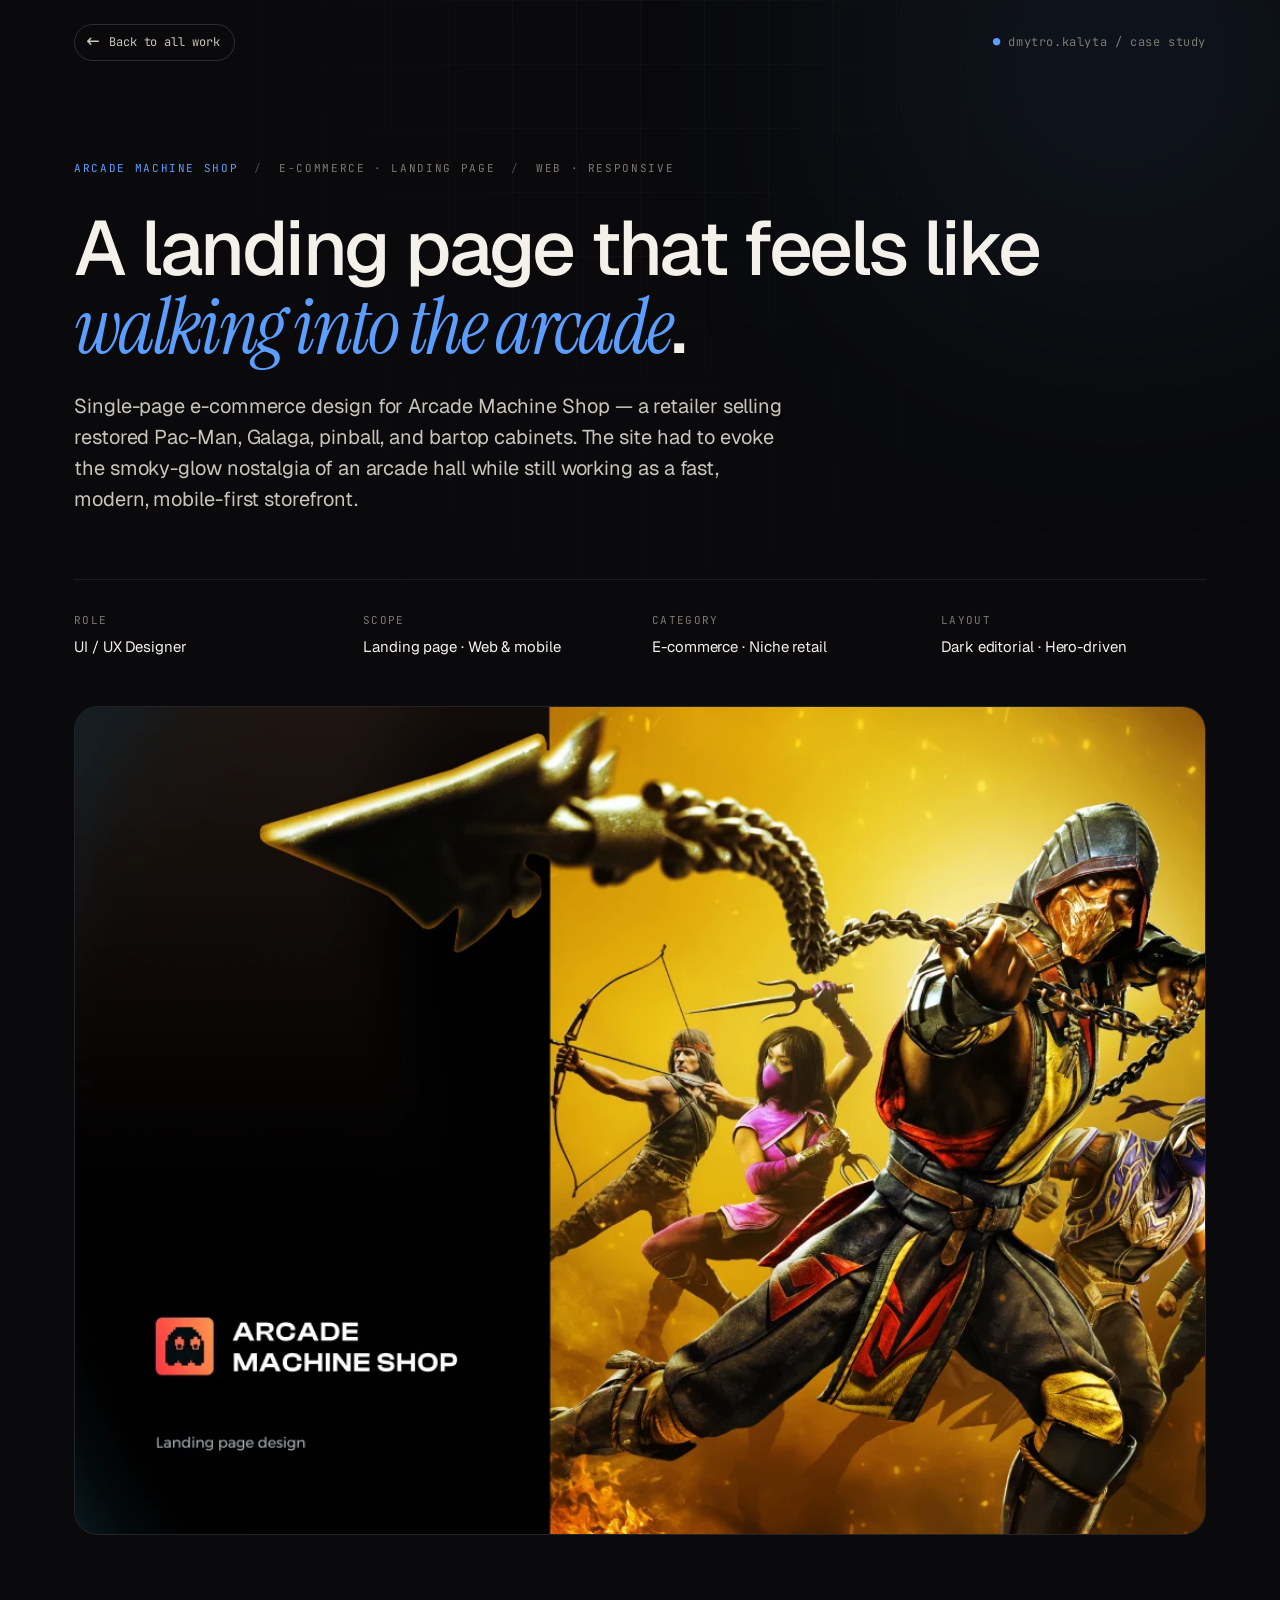
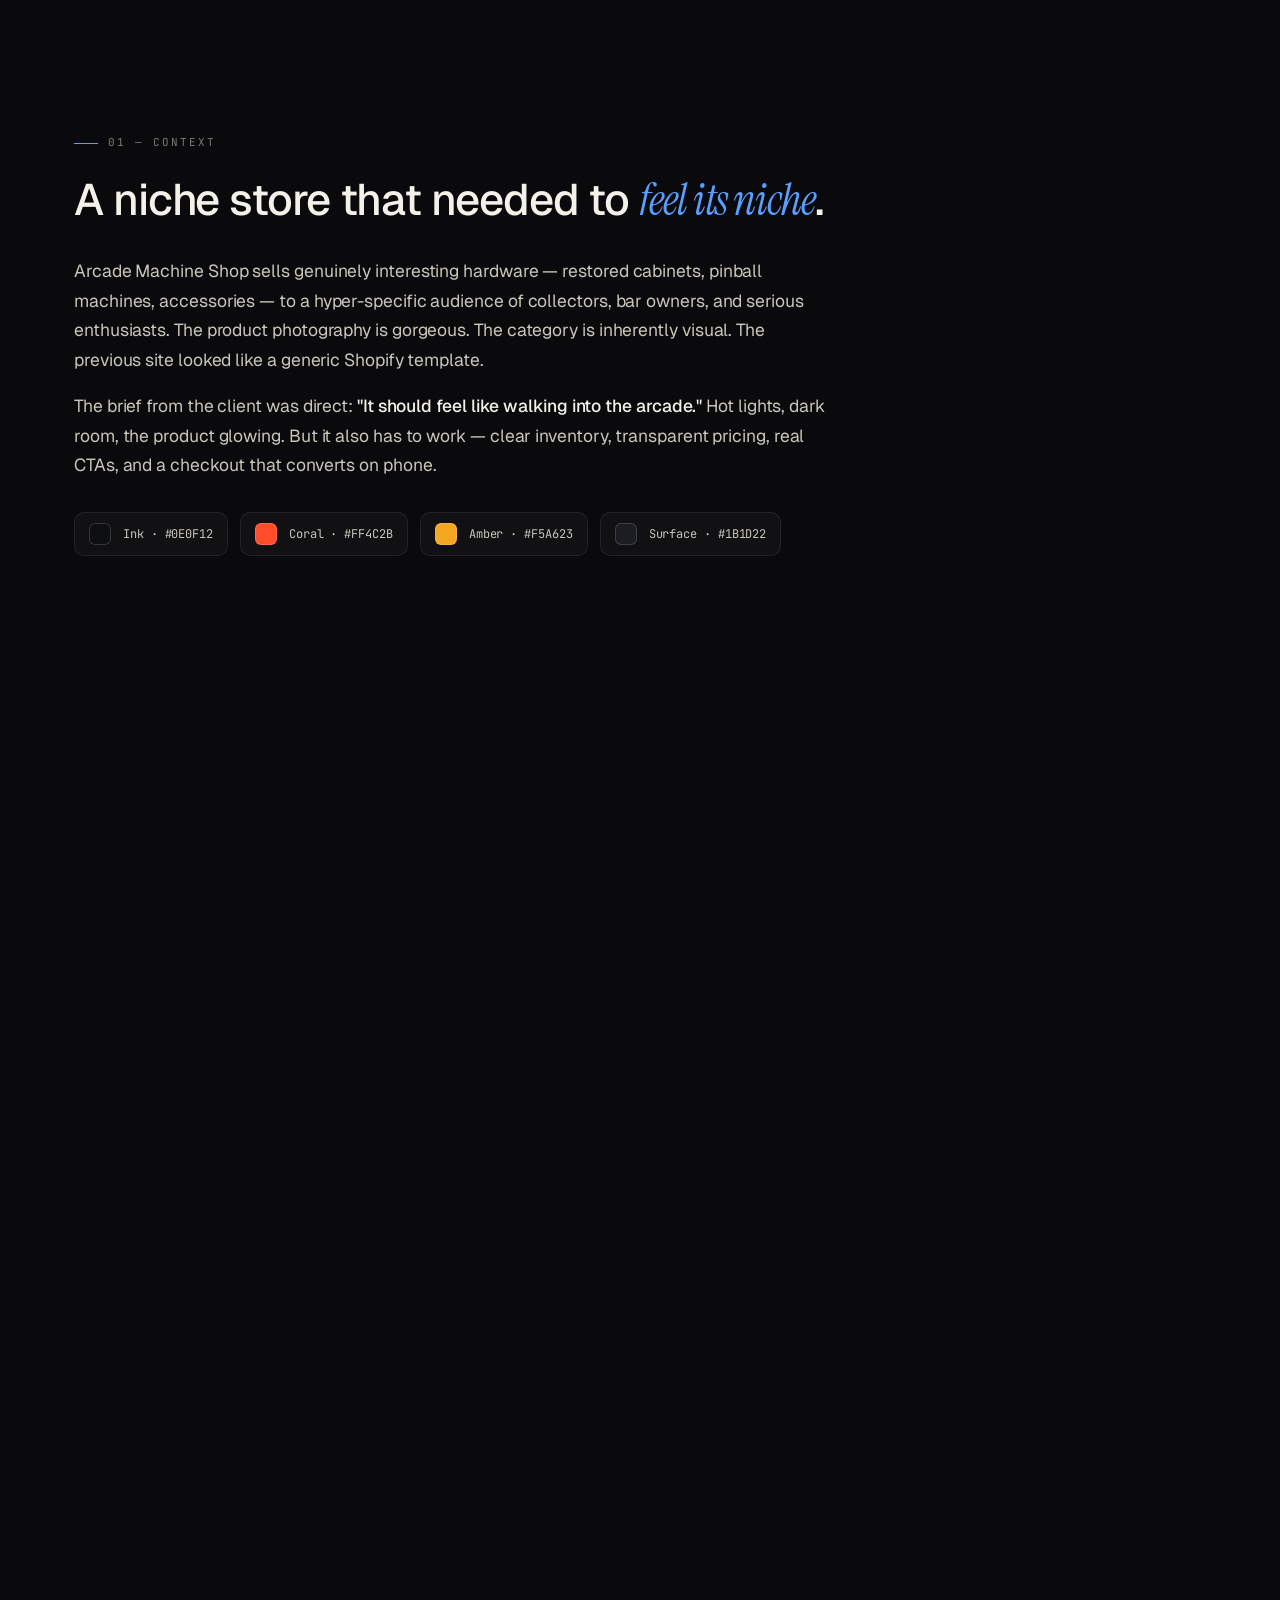
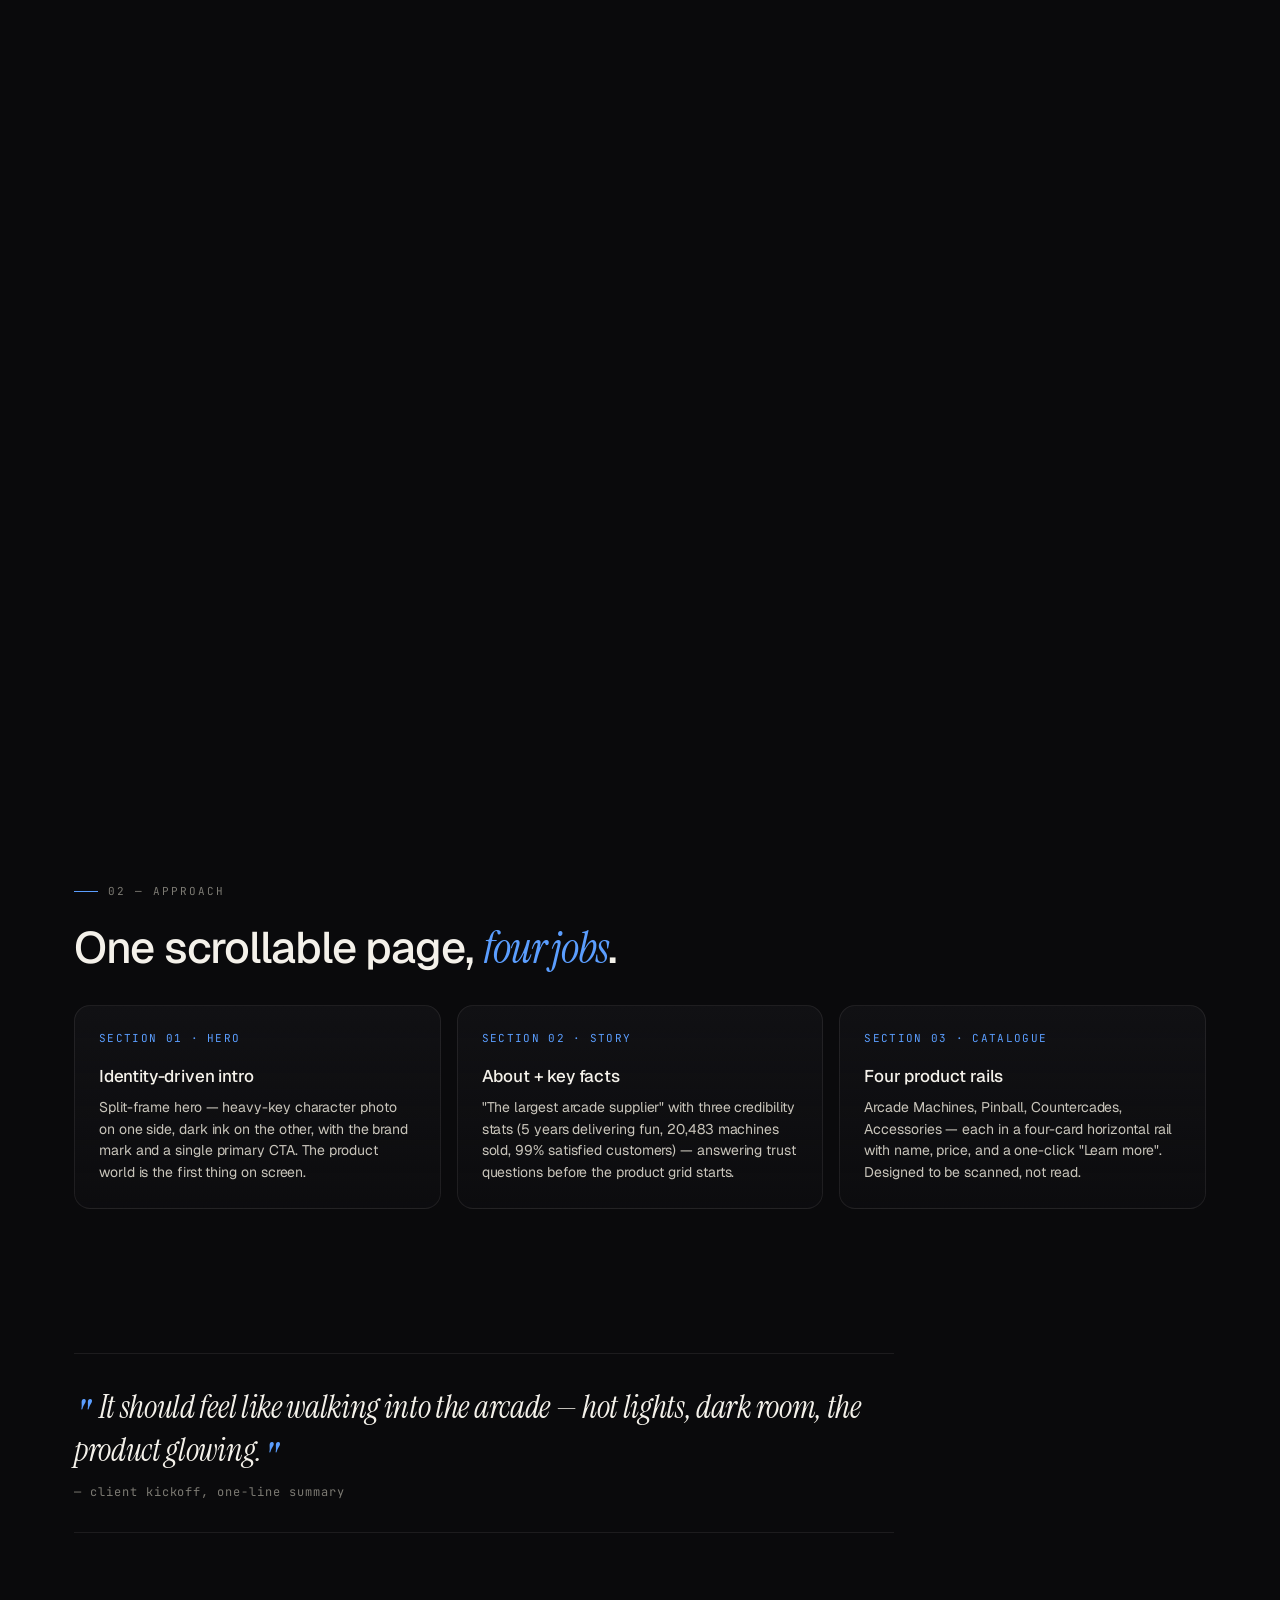
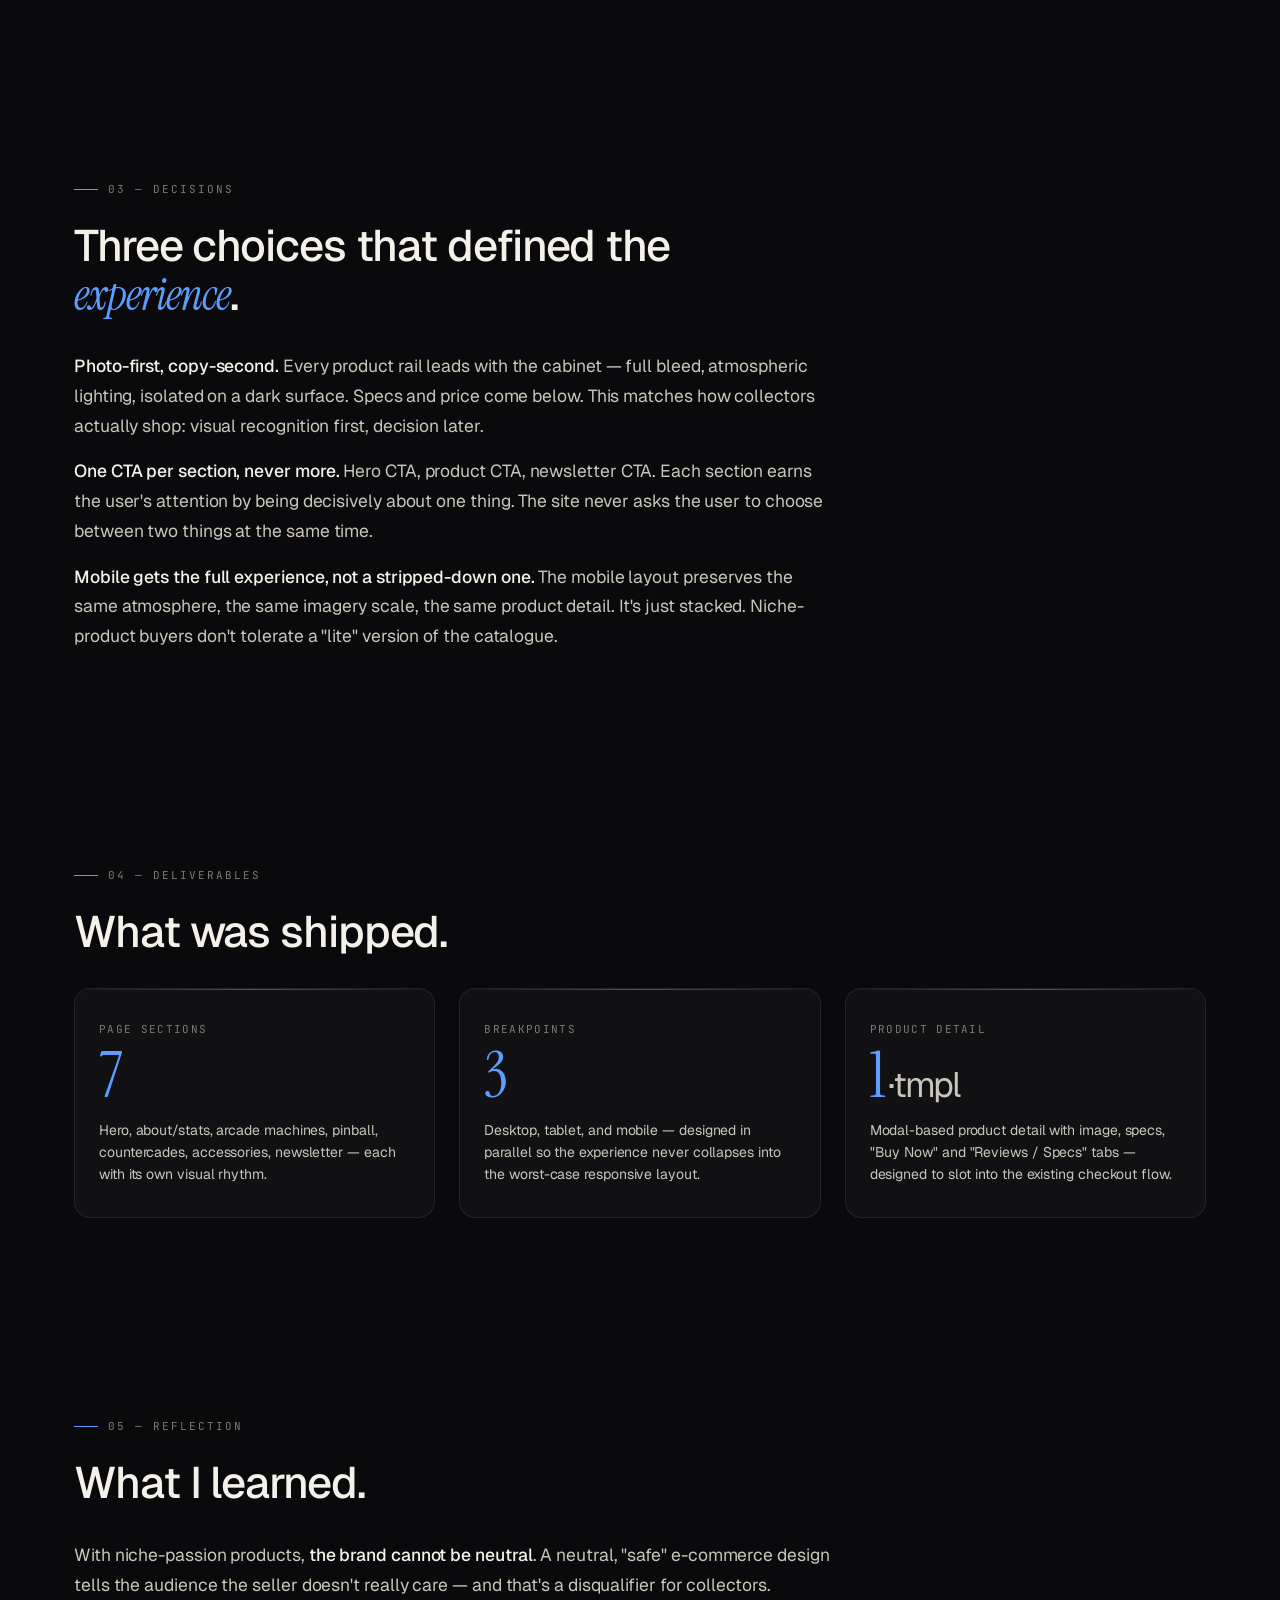
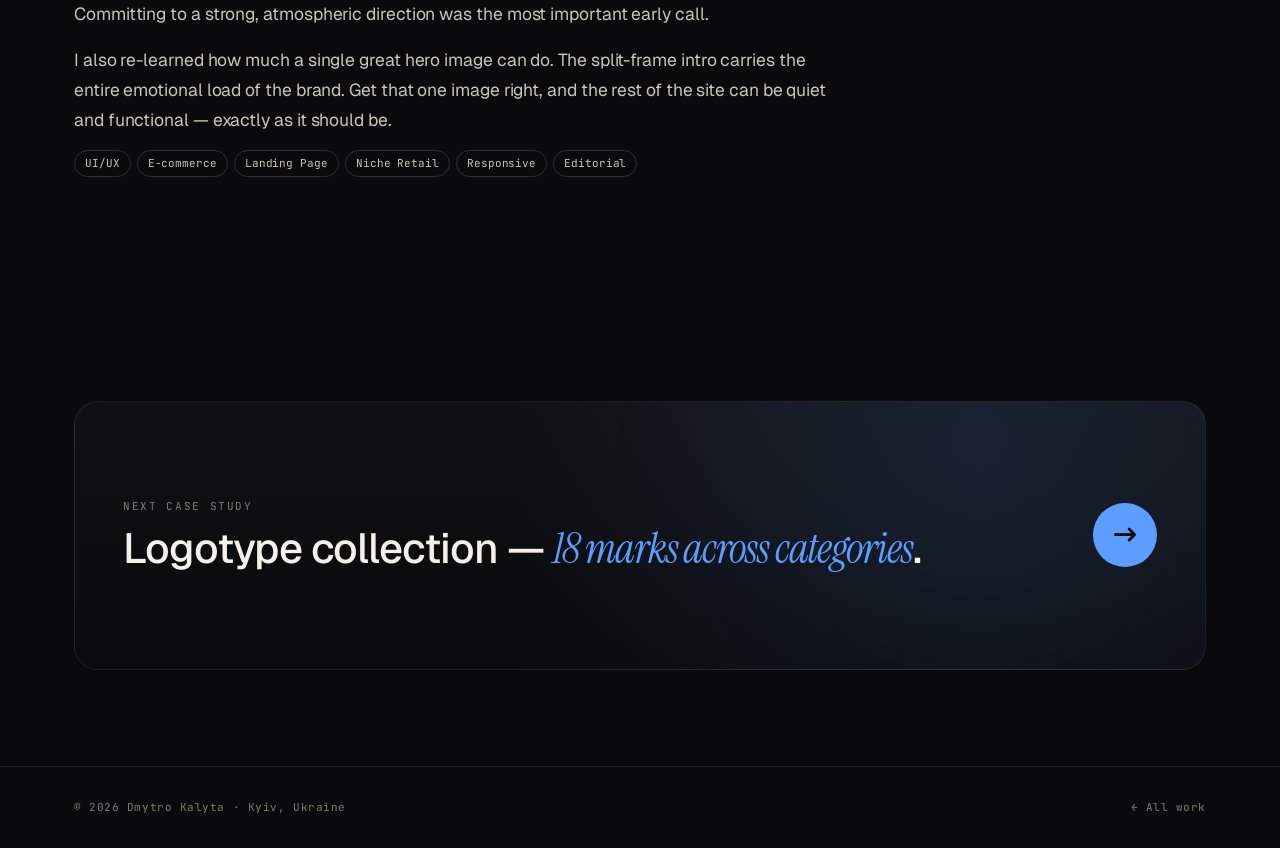
<file: projects/arcade.html>
<!DOCTYPE html>
<html lang="en">
<head>
<meta charset="UTF-8" />
<meta name="viewport" content="width=device-width, initial-scale=1.0" />
<title>Arcade Machine Shop — Landing Page · Case Study · Dmytro Kalyta</title>

<link rel="preconnect" href="https://fonts.googleapis.com">
<link rel="preconnect" href="https://fonts.gstatic.com" crossorigin>
<link href="https://fonts.googleapis.com/css2?family=Geist:wght@300;400;500;600;700&family=Instrument+Serif:ital@0;1&family=JetBrains+Mono:wght@400;500&display=swap" rel="stylesheet">
<link rel="stylesheet" href="https://cdnjs.cloudflare.com/ajax/libs/font-awesome/6.5.1/css/all.min.css" integrity="sha512-DTOQO9RWCH3ppGqcWaEA1BIZOC6xxalwEsw9c2QQeAIftl+Vegovlnee1c9QX4TctnWMn13TZye+giMm8e2LwA==" crossorigin="anonymous" referrerpolicy="no-referrer" />
<link rel="stylesheet" href="case-study.css" />
</head>
<body>

<div class="bg-grid" aria-hidden="true"></div>
<div class="bg-orb" aria-hidden="true"></div>

<nav class="nav" id="nav">
  <div class="container nav-inner">
    <a href="../portfolio.html" class="back-link">
      <i class="fa-solid fa-arrow-left-long"></i> Back to all work
    </a>
    <span class="nav-brand"><span class="dot">●</span> dmytro.kalyta / case study</span>
  </div>
</nav>

<header class="case-hero">
  <div class="container">
    <div class="case-meta-top reveal visible">
      <span class="accent">Arcade Machine Shop</span>
      <span class="sep">/</span>
      <span>E-commerce · Landing Page</span>
      <span class="sep">/</span>
      <span>Web · Responsive</span>
    </div>
    <h1 class="case-title reveal visible delay-1">
      A landing page that feels like <em>walking into the arcade</em>.
    </h1>
    <p class="case-summary reveal visible delay-2">
      Single-page e-commerce design for Arcade Machine Shop — a retailer selling restored Pac-Man, Galaga, pinball, and bartop cabinets. The site had to evoke the smoky-glow nostalgia of an arcade hall while still working as a fast, modern, mobile-first storefront.
    </p>

    <div class="case-meta reveal visible delay-3">
      <div class="meta-cell">
        <div class="label">Role</div>
        <div class="val">UI / UX Designer</div>
      </div>
      <div class="meta-cell">
        <div class="label">Scope</div>
        <div class="val">Landing page · Web &amp; mobile</div>
      </div>
      <div class="meta-cell">
        <div class="label">Category</div>
        <div class="val">E-commerce · Niche retail</div>
      </div>
      <div class="meta-cell">
        <div class="label">Layout</div>
        <div class="val">Dark editorial · Hero-driven</div>
      </div>
    </div>

    <div class="case-showcase reveal visible delay-3" style="margin-top: var(--space-7); margin-bottom: 0;">
      <img src="../assets/arcade-thumb.webp" alt="Arcade Machine Shop landing — intro hero with Mortal Kombat character" loading="lazy" / decoding="async" width="1050" height="768" />
    </div>
  </div>
</header>

<!-- ───── Context ───── -->
<section class="section">
  <div class="container">
    <div class="reveal"><span class="section-num">01 — Context</span></div>
    <h2 class="reveal delay-1">A niche store that needed to <em>feel its niche</em>.</h2>
    <div class="prose reveal delay-2">
      <p>
        Arcade Machine Shop sells genuinely interesting hardware — restored cabinets, pinball machines, accessories — to a hyper-specific audience of collectors, bar owners, and serious enthusiasts. The product photography is gorgeous. The category is inherently visual. The previous site looked like a generic Shopify template.
      </p>
      <p>
        The brief from the client was direct: <strong>"It should feel like walking into the arcade."</strong> Hot lights, dark room, the product glowing. But it also has to work — clear inventory, transparent pricing, real CTAs, and a checkout that converts on phone.
      </p>
    </div>

    <div class="swatches reveal delay-2">
      <div class="swatch"><span class="chip" style="background: #0E0F12;"></span> Ink · #0E0F12</div>
      <div class="swatch"><span class="chip" style="background: #FF4C2B;"></span> Coral · #FF4C2B</div>
      <div class="swatch"><span class="chip" style="background: #F5A623;"></span> Amber · #F5A623</div>
      <div class="swatch"><span class="chip" style="background: #1B1D22;"></span> Surface · #1B1D22</div>
    </div>
  </div>
</section>

<!-- ───── Full layout ───── -->
<section class="section" style="padding-top: 0;">
  <div class="container">
    <div class="case-showcase reveal">
      <img src="../assets/arcade-case.webp" alt="Arcade Machine Shop landing — full responsive layout including desktop and mobile" loading="lazy" / decoding="async" width="1050" height="7297" />
    </div>
  </div>
</section>

<!-- ───── Process ───── -->
<section class="section">
  <div class="container">
    <div class="reveal"><span class="section-num">02 — Approach</span></div>
    <h2 class="reveal delay-1">One scrollable page, <em>four jobs</em>.</h2>

    <div class="phases reveal delay-2">
      <div class="phase">
        <div class="phase-num">SECTION 01 · HERO</div>
        <h3>Identity-driven intro</h3>
        <p>Split-frame hero — heavy-key character photo on one side, dark ink on the other, with the brand mark and a single primary CTA. The product world is the first thing on screen.</p>
      </div>
      <div class="phase">
        <div class="phase-num">SECTION 02 · STORY</div>
        <h3>About + key facts</h3>
        <p>"The largest arcade supplier" with three credibility stats (5 years delivering fun, 20,483 machines sold, 99% satisfied customers) — answering trust questions before the product grid starts.</p>
      </div>
      <div class="phase">
        <div class="phase-num">SECTION 03 · CATALOGUE</div>
        <h3>Four product rails</h3>
        <p>Arcade Machines, Pinball, Countercades, Accessories — each in a four-card horizontal rail with name, price, and a one-click "Learn more". Designed to be scanned, not read.</p>
      </div>
    </div>
  </div>
</section>

<!-- ───── Pullquote ───── -->
<section class="section" style="padding-top: 0;">
  <div class="container">
    <div class="pullquote reveal">
      <span class="marker">"</span>It should feel like walking into the arcade — hot lights, dark room, the product glowing.<span class="marker">"</span>
      <div style="font-family: var(--font-mono); font-style: normal; font-size: 12px; color: var(--muted); margin-top: var(--space-3); letter-spacing: 0.08em;">
        — client kickoff, one-line summary
      </div>
    </div>
  </div>
</section>

<!-- ───── Decisions ───── -->
<section class="section">
  <div class="container">
    <div class="reveal"><span class="section-num">03 — Decisions</span></div>
    <h2 class="reveal delay-1">Three choices that defined the <em>experience</em>.</h2>
    <div class="prose reveal delay-2">
      <p>
        <strong>Photo-first, copy-second.</strong> Every product rail leads with the cabinet — full bleed, atmospheric lighting, isolated on a dark surface. Specs and price come below. This matches how collectors actually shop: visual recognition first, decision later.
      </p>
      <p>
        <strong>One CTA per section, never more.</strong> Hero CTA, product CTA, newsletter CTA. Each section earns the user's attention by being decisively about one thing. The site never asks the user to choose between two things at the same time.
      </p>
      <p>
        <strong>Mobile gets the full experience, not a stripped-down one.</strong> The mobile layout preserves the same atmosphere, the same imagery scale, the same product detail. It's just stacked. Niche-product buyers don't tolerate a "lite" version of the catalogue.
      </p>
    </div>
  </div>
</section>

<!-- ───── Deliverables ───── -->
<section class="section">
  <div class="container">
    <div class="reveal"><span class="section-num">04 — Deliverables</span></div>
    <h2 class="reveal delay-1">What was shipped.</h2>

    <div class="outcomes reveal delay-2">
      <div class="stat">
        <div class="label">Page sections</div>
        <div class="stat-num">7<span class="suffix"></span></div>
        <p>Hero, about/stats, arcade machines, pinball, countercades, accessories, newsletter — each with its own visual rhythm.</p>
      </div>
      <div class="stat">
        <div class="label">Breakpoints</div>
        <div class="stat-num">3<span class="suffix"></span></div>
        <p>Desktop, tablet, and mobile — designed in parallel so the experience never collapses into the worst-case responsive layout.</p>
      </div>
      <div class="stat">
        <div class="label">Product detail</div>
        <div class="stat-num">1<span class="suffix">·tmpl</span></div>
        <p>Modal-based product detail with image, specs, "Buy Now" and "Reviews / Specs" tabs — designed to slot into the existing checkout flow.</p>
      </div>
    </div>
  </div>
</section>

<!-- ───── Reflection ───── -->
<section class="section">
  <div class="container">
    <div class="reveal"><span class="section-num">05 — Reflection</span></div>
    <h2 class="reveal delay-1">What I learned.</h2>
    <div class="prose reveal delay-2">
      <p>
        With niche-passion products, <strong>the brand cannot be neutral</strong>. A neutral, "safe" e-commerce design tells the audience the seller doesn't really care — and that's a disqualifier for collectors. Committing to a strong, atmospheric direction was the most important early call.
      </p>
      <p>
        I also re-learned how much a single great hero image can do. The split-frame intro carries the entire emotional load of the brand. Get that one image right, and the rest of the site can be quiet and functional — exactly as it should be.
      </p>
    </div>

    <div class="tags reveal delay-2">
      <span class="tag">UI/UX</span>
      <span class="tag">E-commerce</span>
      <span class="tag">Landing Page</span>
      <span class="tag">Niche Retail</span>
      <span class="tag">Responsive</span>
      <span class="tag">Editorial</span>
    </div>
  </div>
</section>

<section>
  <div class="container">
    <a href="logos.html" class="next-cta reveal">
      <div>
        <div class="label">Next case study</div>
        <h3>Logotype collection — <em>18 marks across categories</em>.</h3>
      </div>
      <span class="arrow"><i class="fa-solid fa-arrow-right-long"></i></span>
    </a>
  </div>
</section>

<footer>
  <div class="container footer-inner">
    <span>© 2026 Dmytro Kalyta · Kyiv, Ukraine</span>
    <span><a href="../portfolio.html">← All work</a></span>
  </div>
</footer>

<script>
  const nav = document.getElementById('nav');
  const onScroll = () => {
    if (window.scrollY > 24) nav.classList.add('scrolled');
    else nav.classList.remove('scrolled');
  };
  window.addEventListener('scroll', onScroll, { passive: true });
  onScroll();

  const io = new IntersectionObserver((entries) => {
    entries.forEach(e => {
      if (e.isIntersecting) {
        e.target.classList.add('visible');
        io.unobserve(e.target);
      }
    });
  }, { threshold: 0.12, rootMargin: '0px 0px -40px 0px' });
  document.querySelectorAll('.reveal').forEach(el => io.observe(el));
</script>

</body>
</html>
</file>
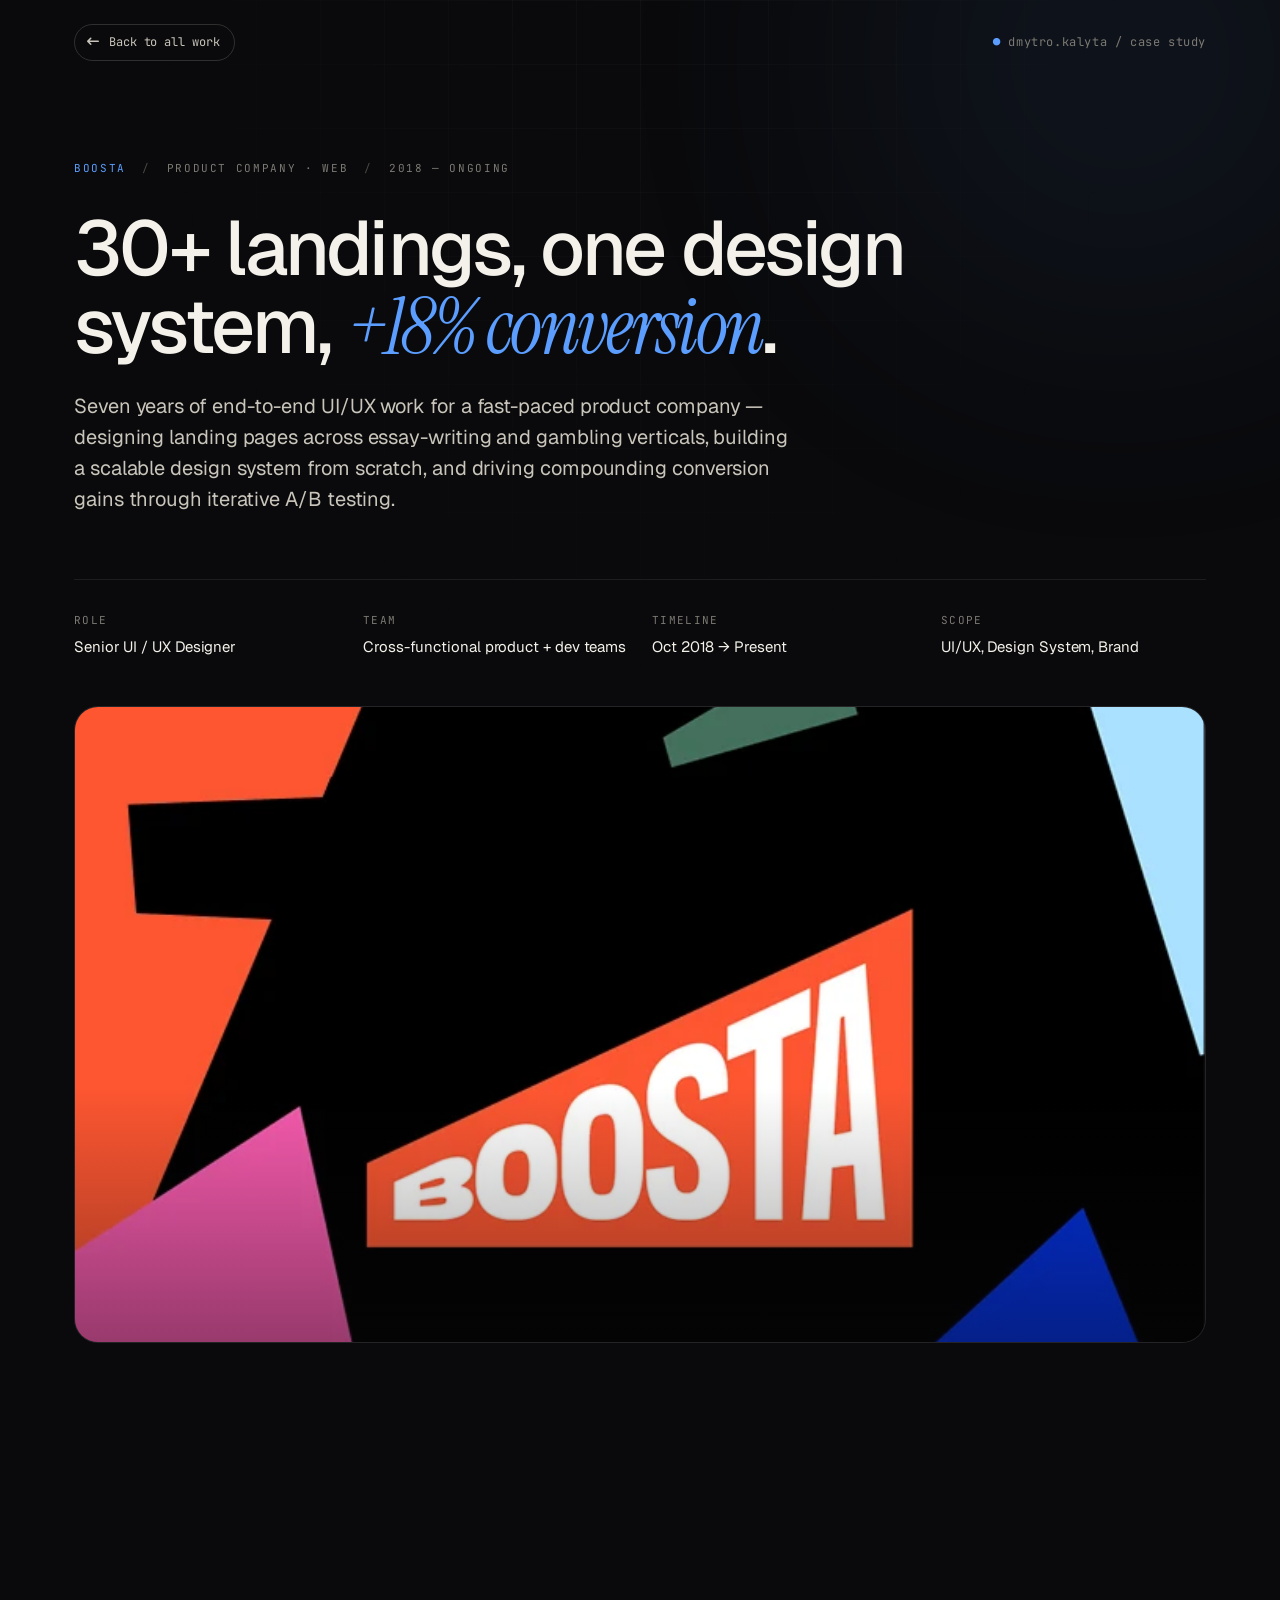
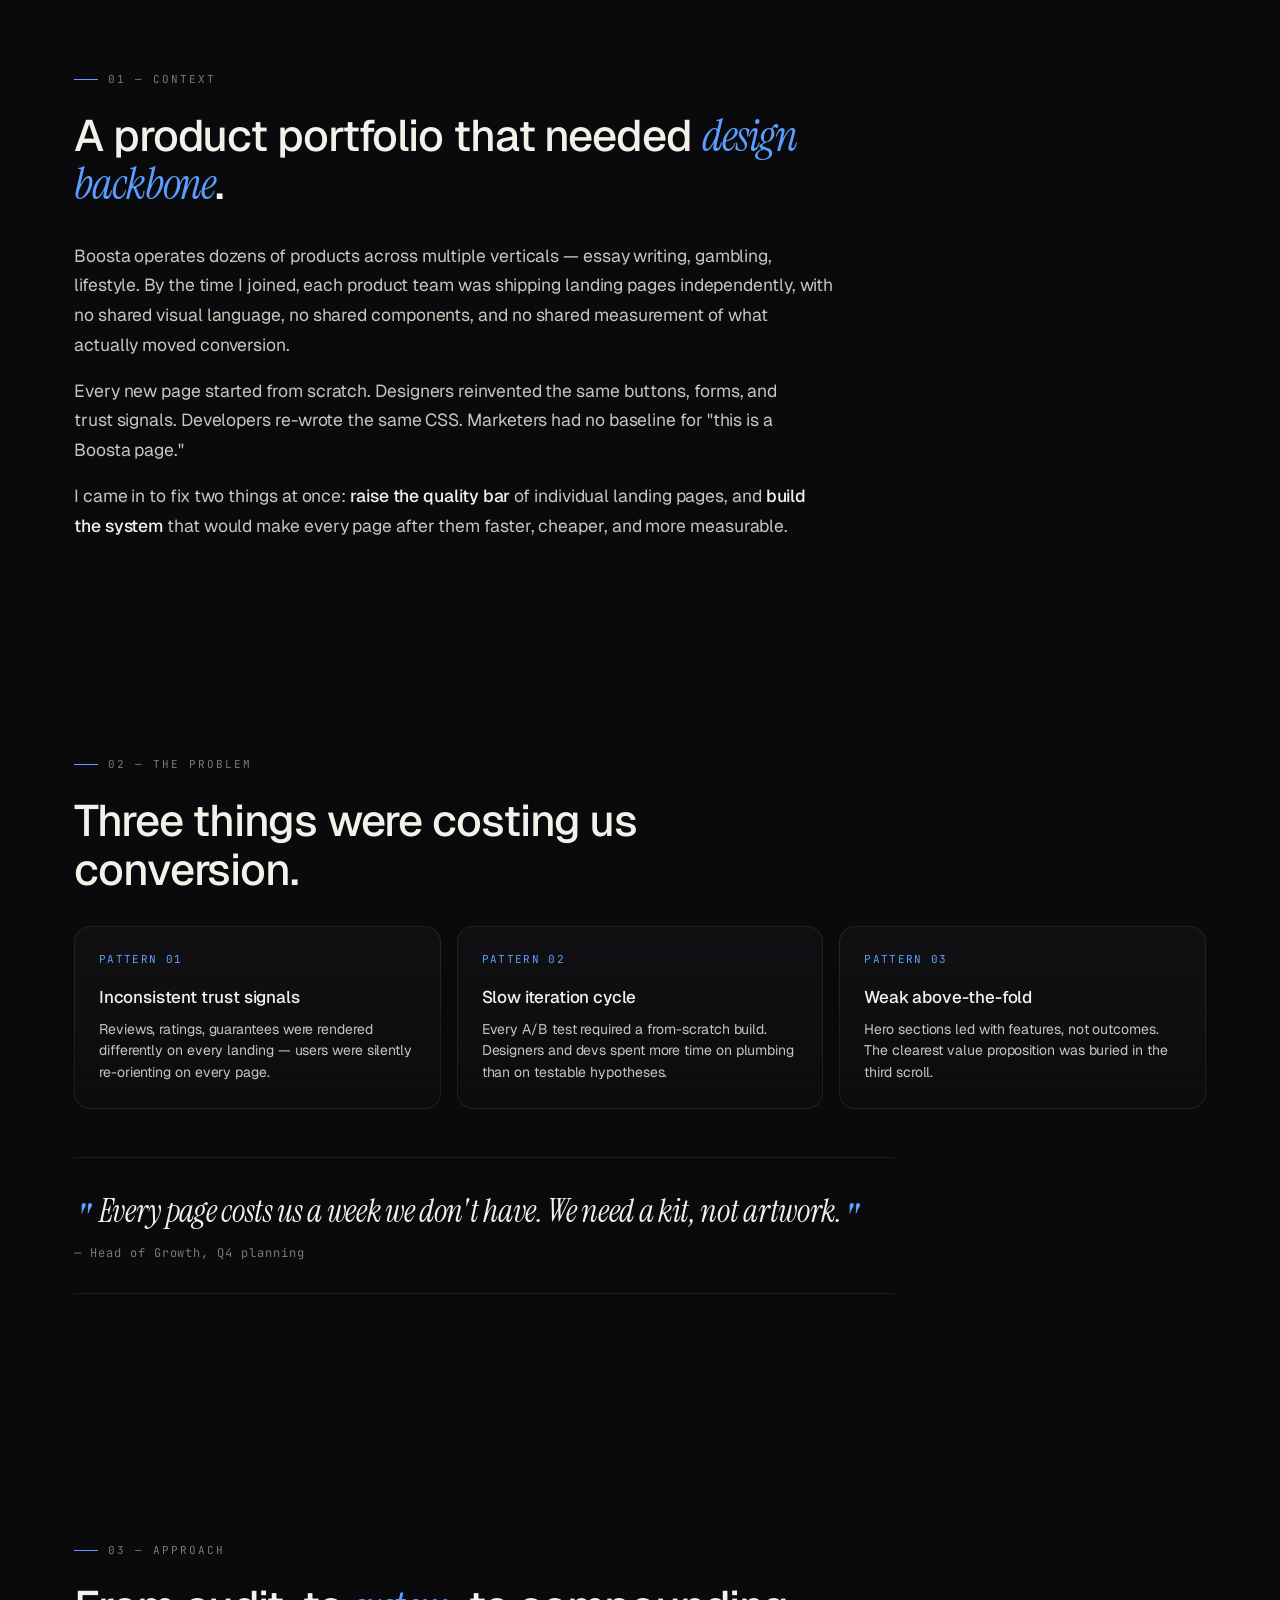
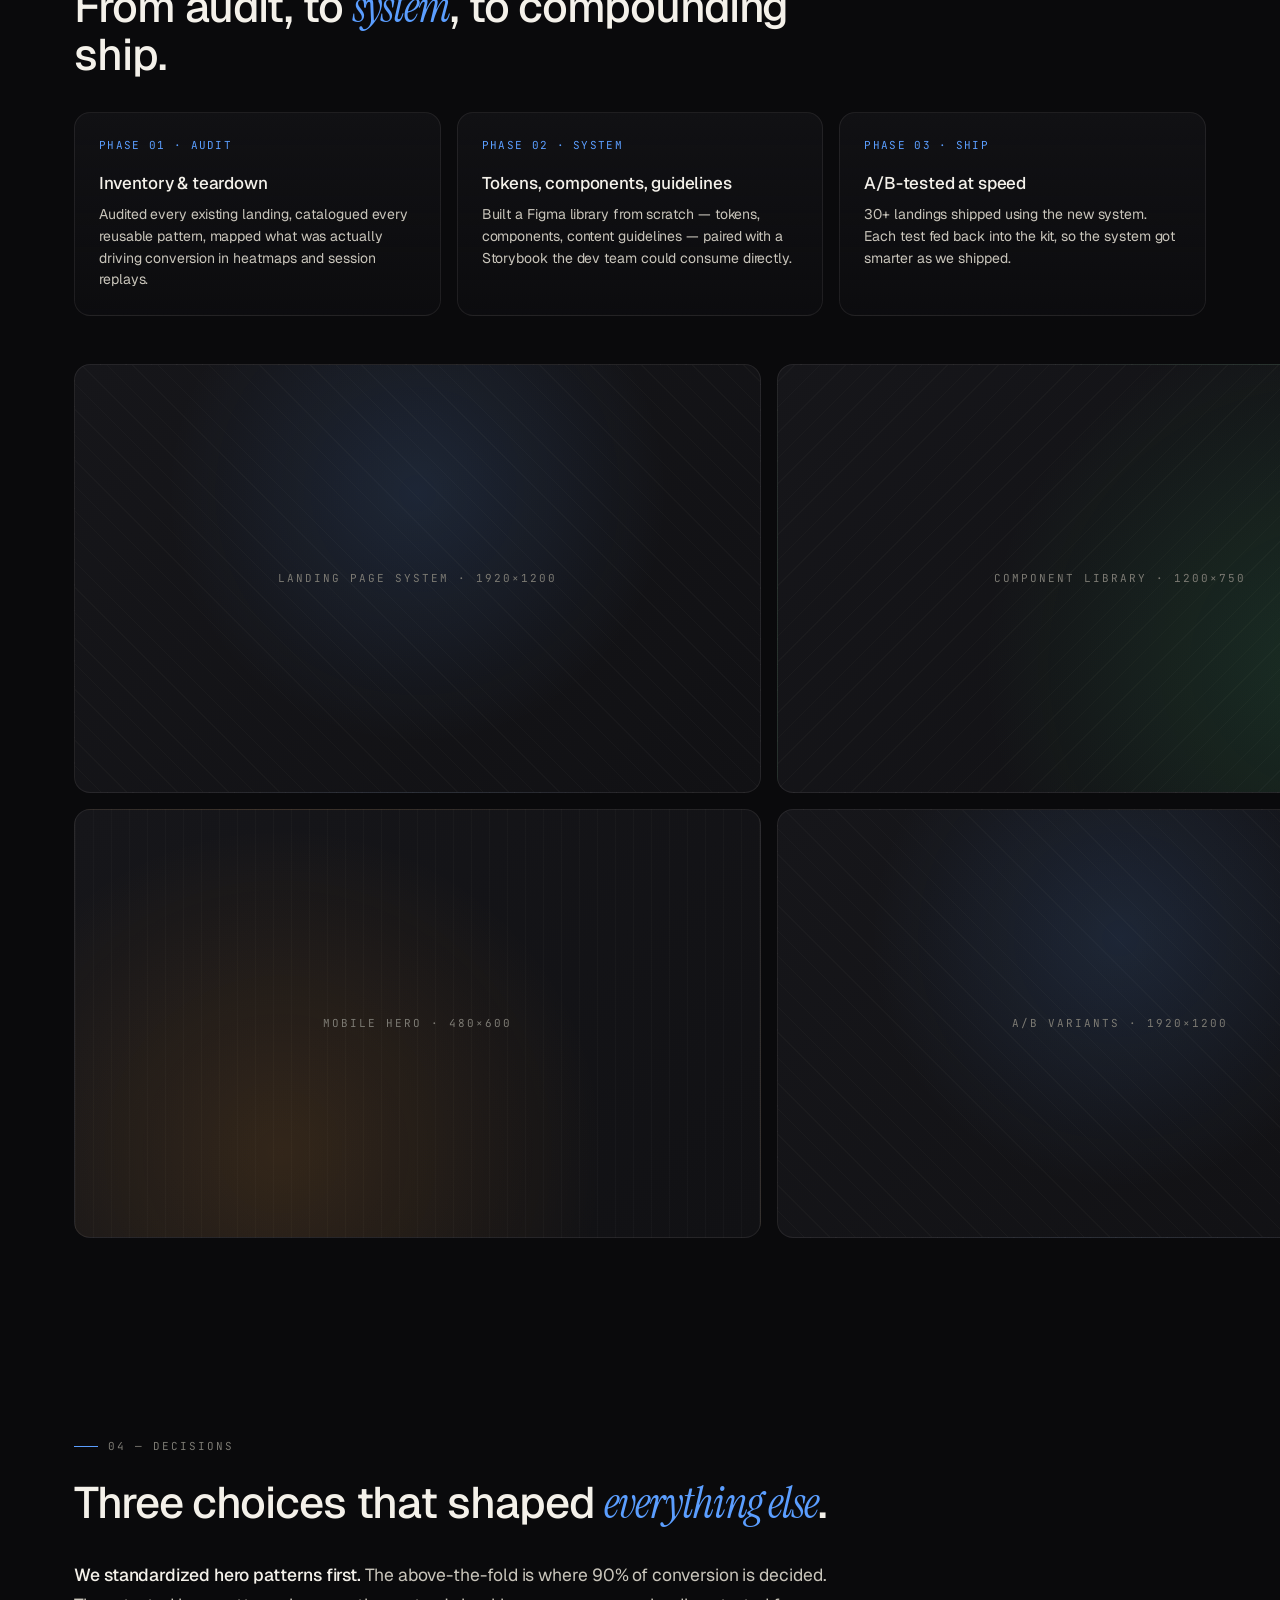
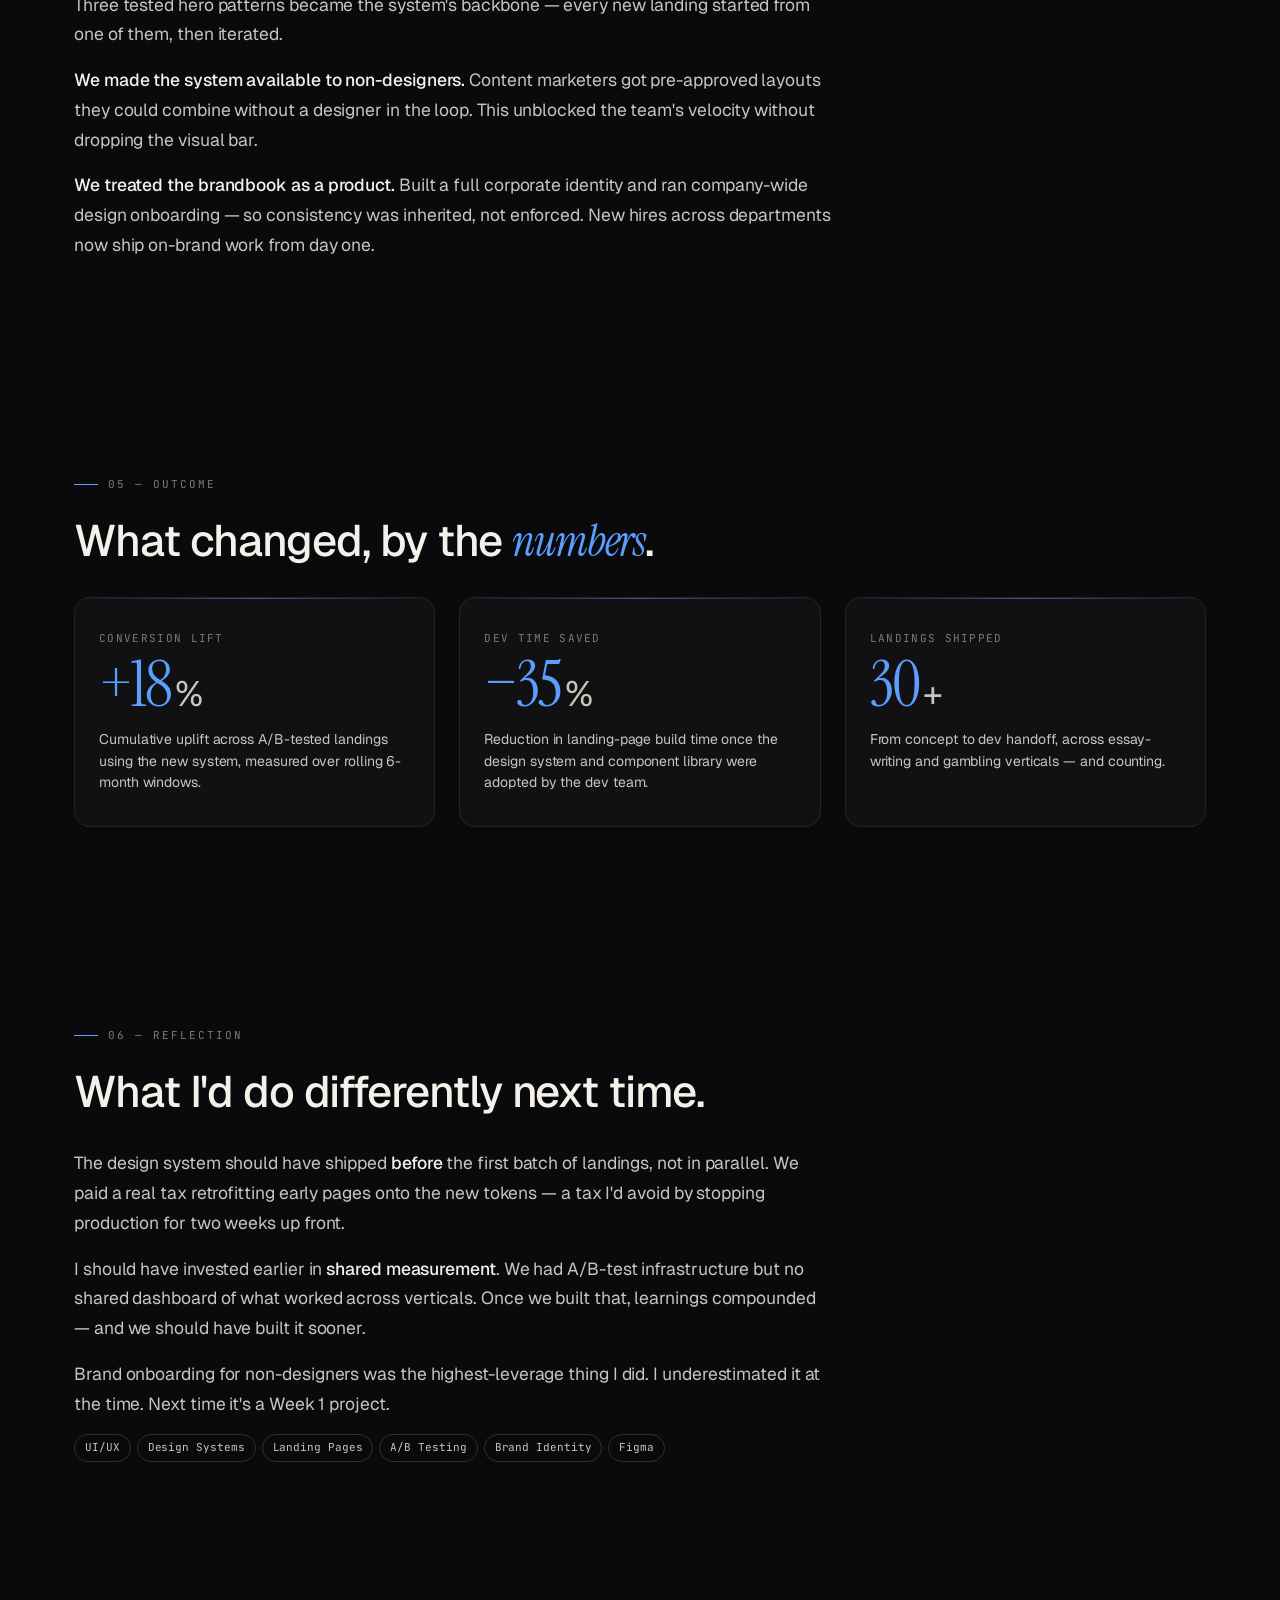
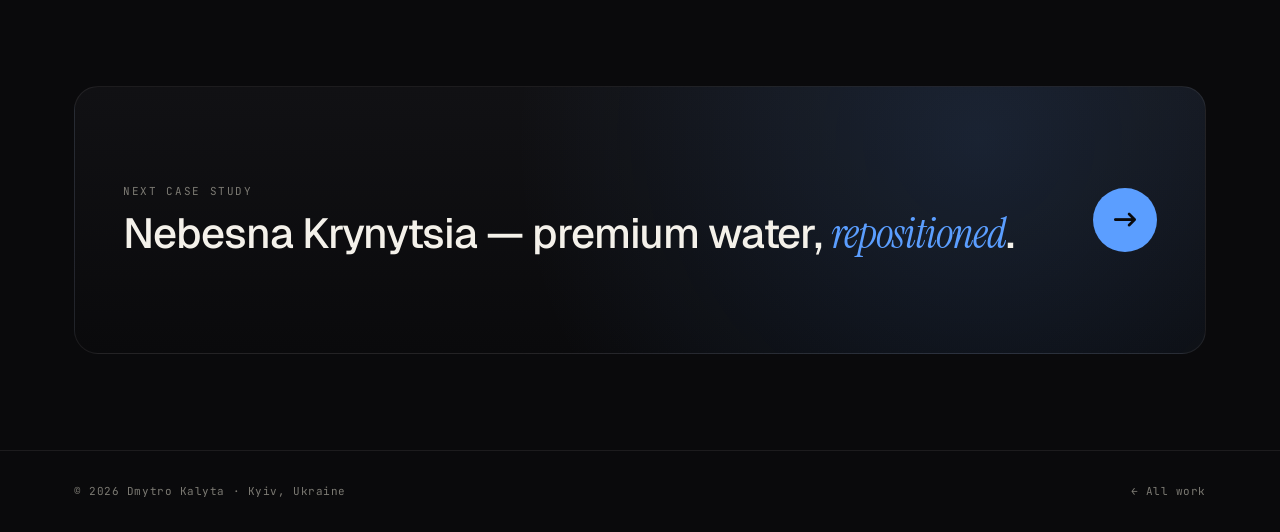
<file: projects/boosta.html>
<!DOCTYPE html>
<html lang="en">
<head>
<meta charset="UTF-8" />
<meta name="viewport" content="width=device-width, initial-scale=1.0" />
<title>Boosta — Case Study · Dmytro Kalyta</title>

<link rel="preconnect" href="https://fonts.googleapis.com">
<link rel="preconnect" href="https://fonts.gstatic.com" crossorigin>
<link href="https://fonts.googleapis.com/css2?family=Geist:wght@300;400;500;600;700&family=Instrument+Serif:ital@0;1&family=JetBrains+Mono:wght@400;500&display=swap" rel="stylesheet">
<link rel="stylesheet" href="https://cdnjs.cloudflare.com/ajax/libs/font-awesome/6.5.1/css/all.min.css" integrity="sha512-DTOQO9RWCH3ppGqcWaEA1BIZOC6xxalwEsw9c2QQeAIftl+Vegovlnee1c9QX4TctnWMn13TZye+giMm8e2LwA==" crossorigin="anonymous" referrerpolicy="no-referrer" />

<style>
  :root {
    --bg: #0a0a0c;
    --bg-2: #111114;
    --bg-3: #16161a;
    --fg: #f4f1ea;
    --fg-2: #c9c5bb;
    --muted: #7c7a73;
    --muted-2: #4a4944;
    --line: rgba(244, 241, 234, 0.08);
    --line-strong: rgba(244, 241, 234, 0.16);
    --accent: #5b9eff;
    --accent-soft: #5b9eff22;
    --accent-glow: #5b9eff55;
    --font-sans: 'Geist', ui-sans-serif, system-ui, sans-serif;
    --font-serif: 'Instrument Serif', Georgia, serif;
    --font-mono: 'JetBrains Mono', ui-monospace, monospace;
    --space-3: 12px; --space-4: 16px; --space-5: 24px; --space-6: 32px;
    --space-7: 48px; --space-8: 64px; --space-9: 96px; --space-10: 128px;
    --r-md: 10px; --r-lg: 16px; --r-xl: 24px;
    --max-w: 1180px;
    --read-w: 760px;
    --ease-out: cubic-bezier(0.16, 1, 0.3, 1);
  }
  * { box-sizing: border-box; margin: 0; padding: 0; }
  html { scroll-behavior: smooth; -webkit-font-smoothing: antialiased; -moz-osx-font-smoothing: grayscale; }
  body {
    font-family: var(--font-sans);
    background: var(--bg);
    color: var(--fg);
    font-size: 16px;
    line-height: 1.55;
    letter-spacing: -0.005em;
    overflow-x: hidden;
  }
  ::selection { background: var(--accent); color: var(--bg); }
  a { color: inherit; text-decoration: none; }

  .bg-grid {
    position: fixed; inset: 0; pointer-events: none; z-index: 0;
    background-image:
      linear-gradient(to right, var(--line) 1px, transparent 1px),
      linear-gradient(to bottom, var(--line) 1px, transparent 1px);
    background-size: 64px 64px;
    mask-image: radial-gradient(ellipse at 50% 0%, black 0%, transparent 60%);
    opacity: 0.4;
  }
  .bg-orb {
    position: fixed; inset: 0; pointer-events: none; z-index: 0; overflow: hidden;
  }
  .bg-orb::before {
    content: ''; position: absolute;
    width: 720px; height: 720px;
    border-radius: 50%;
    background: radial-gradient(circle, var(--accent) 0%, transparent 60%);
    filter: blur(140px); opacity: 0.18;
    top: -300px; right: -200px;
  }

  .nav {
    position: fixed; top: 0; left: 0; right: 0; z-index: 100;
    padding: var(--space-5) 0;
    transition: padding 0.4s var(--ease-out), background 0.4s var(--ease-out), backdrop-filter 0.4s var(--ease-out), border-color 0.4s var(--ease-out);
    border-bottom: 1px solid transparent;
  }
  .nav.scrolled {
    padding: var(--space-3) 0;
    background: rgba(10, 10, 12, 0.72);
    backdrop-filter: blur(16px) saturate(180%);
    -webkit-backdrop-filter: blur(16px) saturate(180%);
    border-bottom: 1px solid var(--line);
  }
  .container {
    max-width: var(--max-w);
    margin: 0 auto;
    padding: 0 var(--space-5);
    position: relative;
    z-index: 1;
  }
  .nav-inner {
    display: flex; align-items: center; justify-content: space-between;
    gap: var(--space-5);
  }
  .back-link {
    display: inline-flex; align-items: center; gap: 10px;
    font-family: var(--font-mono);
    font-size: 12px;
    color: var(--fg-2);
    padding: 8px 14px 8px 12px;
    border: 1px solid var(--line-strong);
    border-radius: 999px;
    transition: all 0.25s var(--ease-out);
  }
  .back-link:hover {
    border-color: var(--accent);
    color: var(--accent);
    transform: translateX(-2px);
  }
  .nav-brand {
    font-family: var(--font-mono);
    font-size: 12px;
    color: var(--muted);
    letter-spacing: 0.05em;
  }
  .nav-brand .dot { color: var(--accent); }

  .case-hero {
    padding: 160px 0 var(--space-9);
    position: relative;
  }
  .case-meta-top {
    display: flex; align-items: center; gap: var(--space-4);
    font-family: var(--font-mono); font-size: 11px;
    color: var(--muted); letter-spacing: 0.15em;
    text-transform: uppercase;
    margin-bottom: var(--space-6);
    flex-wrap: wrap;
  }
  .case-meta-top .accent { color: var(--accent); }
  .case-meta-top .sep { color: var(--muted-2); }
  .case-title {
    font-size: clamp(40px, 6vw, 80px);
    line-height: 1.02;
    font-weight: 500;
    letter-spacing: -0.035em;
    margin-bottom: var(--space-5);
    max-width: 980px;
  }
  .case-title em {
    font-family: var(--font-serif);
    font-style: italic;
    color: var(--accent);
    font-weight: 400;
  }
  .case-summary {
    font-size: 20px;
    color: var(--fg-2);
    max-width: 720px;
    line-height: 1.55;
    text-wrap: pretty;
    margin-bottom: var(--space-8);
  }

  .case-meta {
    display: grid; grid-template-columns: repeat(4, 1fr);
    gap: var(--space-5);
    padding-top: var(--space-6);
    border-top: 1px solid var(--line);
  }
  .meta-cell .label {
    font-family: var(--font-mono); font-size: 11px;
    color: var(--muted); letter-spacing: 0.12em;
    text-transform: uppercase; margin-bottom: 6px;
  }
  .meta-cell .val { color: var(--fg); font-size: 15px; }

  .case-cover {
    margin: var(--space-7) 0 var(--space-10);
    aspect-ratio: 16 / 9;
    border-radius: var(--r-xl);
    overflow: hidden;
    border: 1px solid var(--line);
    background: var(--bg-2);
    position: relative;
  }
  .case-cover img {
    width: 100%; height: 100%;
    object-fit: cover;
    display: block;
  }
  .case-cover::before {
    content: ''; position: absolute; inset: 0;
    background: linear-gradient(180deg, transparent 60%, rgba(10,10,12,0.4) 100%);
  }
  .case-cover span { position: relative; z-index: 1; }

  .section { padding: var(--space-9) 0; position: relative; z-index: 1; }
  .section-num {
    display: inline-flex; align-items: center; gap: 10px;
    font-family: var(--font-mono); font-size: 11px;
    color: var(--muted); text-transform: uppercase;
    letter-spacing: 0.18em;
    margin-bottom: var(--space-5);
  }
  .section-num::before { content: ''; width: 24px; height: 1px; background: var(--accent); }
  .section h2 {
    font-size: clamp(28px, 3.5vw, 44px);
    line-height: 1.1;
    font-weight: 500;
    letter-spacing: -0.025em;
    margin-bottom: var(--space-6);
    max-width: 760px;
  }
  .section h2 em {
    font-family: var(--font-serif); font-style: italic; color: var(--accent); font-weight: 400;
  }
  .prose { max-width: var(--read-w); }
  .prose p {
    font-size: 17.5px;
    color: var(--fg-2);
    line-height: 1.7;
    margin-bottom: var(--space-4);
    text-wrap: pretty;
  }
  .prose p strong { color: var(--fg); font-weight: 500; }

  .pullquote {
    margin: var(--space-7) 0;
    padding: var(--space-6) 0;
    border-top: 1px solid var(--line);
    border-bottom: 1px solid var(--line);
    font-family: var(--font-serif);
    font-style: italic;
    font-size: clamp(24px, 2.5vw, 32px);
    line-height: 1.35;
    color: var(--fg);
    max-width: 820px;
    letter-spacing: -0.01em;
  }
  .pullquote .marker {
    color: var(--accent);
    font-size: 1.4em;
    line-height: 0;
    vertical-align: -0.3em;
    margin-right: 8px;
  }

  .phases {
    display: grid; grid-template-columns: repeat(3, 1fr);
    gap: var(--space-4);
    margin-top: var(--space-6);
  }
  .phase {
    padding: var(--space-5);
    border: 1px solid var(--line);
    border-radius: var(--r-lg);
    background: linear-gradient(180deg, var(--bg-2) 0%, rgba(17,17,20,0.4) 100%);
    transition: border-color 0.3s var(--ease-out), transform 0.3s var(--ease-out);
  }
  .phase:hover { border-color: var(--line-strong); transform: translateY(-2px); }
  .phase-num {
    font-family: var(--font-mono); font-size: 11px;
    color: var(--accent); letter-spacing: 0.12em;
    margin-bottom: var(--space-4);
  }
  .phase h3 {
    font-size: 17px; font-weight: 500;
    letter-spacing: -0.01em;
    margin-bottom: 8px;
  }
  .phase p {
    color: var(--fg-2); font-size: 14px; line-height: 1.55;
  }

  .screens {
    display: grid; grid-template-columns: 1.6fr 1fr;
    gap: var(--space-4);
    margin-top: var(--space-7);
  }
  .screen {
    aspect-ratio: 16 / 10;
    border-radius: var(--r-lg);
    border: 1px solid var(--line);
    background:
      radial-gradient(circle at 50% 30%, var(--accent-soft) 0%, transparent 55%),
      repeating-linear-gradient(45deg, rgba(244,241,234,0.025) 0 1px, transparent 1px 18px),
      linear-gradient(135deg, var(--bg-3), var(--bg-2));
    display: flex; align-items: center; justify-content: center;
    color: var(--muted); font-family: var(--font-mono);
    font-size: 11px; letter-spacing: 0.18em; text-transform: uppercase;
  }
  .screen.var-2 {
    background:
      radial-gradient(circle at 80% 70%, #4ade8022 0%, transparent 55%),
      repeating-linear-gradient(-45deg, rgba(244,241,234,0.025) 0 1px, transparent 1px 18px),
      linear-gradient(135deg, var(--bg-3), var(--bg-2));
  }
  .screen.var-3 {
    background:
      radial-gradient(circle at 30% 80%, #ff9e2c22 0%, transparent 55%),
      repeating-linear-gradient(90deg, rgba(244,241,234,0.025) 0 1px, transparent 1px 18px),
      linear-gradient(135deg, var(--bg-3), var(--bg-2));
  }

  .outcomes {
    display: grid; grid-template-columns: repeat(3, 1fr);
    gap: var(--space-5);
    margin-top: var(--space-6);
  }
  .stat {
    padding: var(--space-6) var(--space-5);
    border: 1px solid var(--line);
    border-radius: var(--r-lg);
    background: var(--bg-2);
    position: relative; overflow: hidden;
  }
  .stat::before {
    content: ''; position: absolute; top: 0; left: 0; right: 0; height: 1px;
    background: linear-gradient(90deg, transparent, var(--accent), transparent);
    opacity: 0.5;
  }
  .stat-num {
    font-family: var(--font-serif);
    font-size: clamp(48px, 5vw, 64px);
    line-height: 1;
    color: var(--accent);
    letter-spacing: -0.03em;
    margin-bottom: var(--space-3);
  }
  .stat-num .suffix { font-size: 0.55em; color: var(--fg-2); margin-left: 4px; font-family: var(--font-sans); font-style: normal; }
  .stat .label {
    font-family: var(--font-mono); font-size: 11px;
    color: var(--muted); text-transform: uppercase;
    letter-spacing: 0.12em; margin-bottom: 6px;
  }
  .stat p { color: var(--fg-2); font-size: 14px; line-height: 1.55; }

  .tags { display: flex; flex-wrap: wrap; gap: 6px; margin-top: var(--space-4); }
  .tag {
    font-family: var(--font-mono); font-size: 11px;
    padding: 4px 10px;
    border: 1px solid var(--line-strong);
    border-radius: 999px;
    color: var(--fg-2);
  }

  .next-cta {
    margin: var(--space-10) 0 var(--space-9);
    padding: var(--space-9) var(--space-7);
    border: 1px solid var(--line);
    border-radius: var(--r-xl);
    background:
      radial-gradient(circle at 80% 20%, var(--accent-soft) 0%, transparent 50%),
      linear-gradient(180deg, var(--bg-2), var(--bg));
    display: flex; align-items: center; justify-content: space-between;
    gap: var(--space-6);
    flex-wrap: wrap;
    position: relative;
    overflow: hidden;
  }
  .next-cta .label {
    font-family: var(--font-mono); font-size: 11px;
    color: var(--muted); text-transform: uppercase;
    letter-spacing: 0.15em; margin-bottom: 10px;
  }
  .next-cta h3 {
    font-size: clamp(28px, 3.5vw, 42px);
    font-weight: 500; letter-spacing: -0.025em;
    line-height: 1.1;
  }
  .next-cta h3 em {
    font-family: var(--font-serif); font-style: italic;
    color: var(--accent); font-weight: 400;
  }
  .next-cta .arrow {
    width: 64px; height: 64px;
    border-radius: 50%;
    background: var(--accent); color: var(--bg);
    display: flex; align-items: center; justify-content: center;
    font-size: 22px;
    transition: transform 0.3s var(--ease-out);
    flex-shrink: 0;
  }
  .next-cta:hover .arrow { transform: translateX(8px) rotate(-12deg); }

  footer {
    border-top: 1px solid var(--line);
    padding: var(--space-6) 0;
    position: relative; z-index: 1;
  }
  .footer-inner {
    display: flex; justify-content: space-between; align-items: center;
    font-family: var(--font-mono); font-size: 11px;
    color: var(--muted); letter-spacing: 0.05em;
  }
  .footer-inner a:hover { color: var(--accent); }

  .reveal { opacity: 0; transform: translateY(24px); transition: opacity 0.9s var(--ease-out), transform 0.9s var(--ease-out); }
  .reveal.visible { opacity: 1; transform: translateY(0); }
  .reveal.delay-1 { transition-delay: 0.08s; }
  .reveal.delay-2 { transition-delay: 0.16s; }
  .reveal.delay-3 { transition-delay: 0.24s; }

  @media (max-width: 900px) {
    .case-meta { grid-template-columns: 1fr 1fr; }
    .phases, .outcomes { grid-template-columns: 1fr; }
    .screens { grid-template-columns: 1fr; }
    .section { padding: var(--space-8) 0; }
    .next-cta { padding: var(--space-7) var(--space-5); }
  }
  @media (max-width: 500px) {
    .case-meta { grid-template-columns: 1fr; }
    .nav-brand { display: none; }
  }
</style>
</head>
<body>

<div class="bg-grid" aria-hidden="true"></div>
<div class="bg-orb" aria-hidden="true"></div>

<nav class="nav" id="nav">
  <div class="container nav-inner">
    <a href="../portfolio.html" class="back-link">
      <i class="fa-solid fa-arrow-left-long"></i> Back to all work
    </a>
    <span class="nav-brand"><span class="dot">●</span> dmytro.kalyta / case study</span>
  </div>
</nav>

<header class="case-hero">
  <div class="container">
    <div class="case-meta-top reveal visible">
      <span class="accent">Boosta</span>
      <span class="sep">/</span>
      <span>Product Company · Web</span>
      <span class="sep">/</span>
      <span>2018 — Ongoing</span>
    </div>
    <h1 class="case-title reveal visible delay-1">
      30+ landings, one design system, <em>+18% conversion</em>.
    </h1>
    <p class="case-summary reveal visible delay-2">
      Seven years of end-to-end UI/UX work for a fast-paced product company — designing landing pages across essay-writing and gambling verticals, building a scalable design system from scratch, and driving compounding conversion gains through iterative A/B testing.
    </p>

    <div class="case-meta reveal visible delay-3">
      <div class="meta-cell">
        <div class="label">Role</div>
        <div class="val">Senior UI / UX Designer</div>
      </div>
      <div class="meta-cell">
        <div class="label">Team</div>
        <div class="val">Cross-functional product + dev teams</div>
      </div>
      <div class="meta-cell">
        <div class="label">Timeline</div>
        <div class="val">Oct 2018 → Present</div>
      </div>
      <div class="meta-cell">
        <div class="label">Scope</div>
        <div class="val">UI/UX, Design System, Brand</div>
      </div>
    </div>

    <div class="case-cover reveal visible delay-3">
      <img src="../assets/boosta-image.webp" alt="Boosta brand cover" / loading="lazy" decoding="async" width="720" height="540" />
    </div>
  </div>
</header>

<!-- ───── Context ───── -->
<section class="section">
  <div class="container">
    <div class="reveal"><span class="section-num">01 — Context</span></div>
    <h2 class="reveal delay-1">A product portfolio that needed <em>design backbone</em>.</h2>
    <div class="prose reveal delay-2">
      <p>
        Boosta operates dozens of products across multiple verticals — essay writing, gambling, lifestyle. By the time I joined, each product team was shipping landing pages independently, with no shared visual language, no shared components, and no shared measurement of what actually moved conversion.
      </p>
      <p>
        Every new page started from scratch. Designers reinvented the same buttons, forms, and trust signals. Developers re-wrote the same CSS. Marketers had no baseline for "this is a Boosta page."
      </p>
      <p>
        I came in to fix two things at once: <strong>raise the quality bar</strong> of individual landing pages, and <strong>build the system</strong> that would make every page after them faster, cheaper, and more measurable.
      </p>
    </div>
  </div>
</section>

<!-- ───── Problem ───── -->
<section class="section">
  <div class="container">
    <div class="reveal"><span class="section-num">02 — The problem</span></div>
    <h2 class="reveal delay-1">Three things were costing us conversion.</h2>

    <div class="phases reveal delay-2">
      <div class="phase">
        <div class="phase-num">PATTERN 01</div>
        <h3>Inconsistent trust signals</h3>
        <p>Reviews, ratings, guarantees were rendered differently on every landing — users were silently re-orienting on every page.</p>
      </div>
      <div class="phase">
        <div class="phase-num">PATTERN 02</div>
        <h3>Slow iteration cycle</h3>
        <p>Every A/B test required a from-scratch build. Designers and devs spent more time on plumbing than on testable hypotheses.</p>
      </div>
      <div class="phase">
        <div class="phase-num">PATTERN 03</div>
        <h3>Weak above-the-fold</h3>
        <p>Hero sections led with features, not outcomes. The clearest value proposition was buried in the third scroll.</p>
      </div>
    </div>

    <div class="pullquote reveal">
      <span class="marker">"</span>Every page costs us a week we don't have. We need a kit, not artwork.<span class="marker">"</span>
      <div style="font-family: var(--font-mono); font-style: normal; font-size: 12px; color: var(--muted); margin-top: var(--space-3); letter-spacing: 0.08em;">
        — Head of Growth, Q4 planning
      </div>
    </div>
  </div>
</section>

<!-- ───── Process ───── -->
<section class="section">
  <div class="container">
    <div class="reveal"><span class="section-num">03 — Approach</span></div>
    <h2 class="reveal delay-1">From audit, to <em>system</em>, to compounding ship.</h2>

    <div class="phases reveal delay-2">
      <div class="phase">
        <div class="phase-num">PHASE 01 · AUDIT</div>
        <h3>Inventory &amp; teardown</h3>
        <p>Audited every existing landing, catalogued every reusable pattern, mapped what was actually driving conversion in heatmaps and session replays.</p>
      </div>
      <div class="phase">
        <div class="phase-num">PHASE 02 · SYSTEM</div>
        <h3>Tokens, components, guidelines</h3>
        <p>Built a Figma library from scratch — tokens, components, content guidelines — paired with a Storybook the dev team could consume directly.</p>
      </div>
      <div class="phase">
        <div class="phase-num">PHASE 03 · SHIP</div>
        <h3>A/B-tested at speed</h3>
        <p>30+ landings shipped using the new system. Each test fed back into the kit, so the system got smarter as we shipped.</p>
      </div>
    </div>

    <div class="screens reveal">
      <div class="screen">Landing page system · 1920×1200</div>
      <div class="screen var-2">Component library · 1200×750</div>
    </div>
    <div class="screens reveal" style="grid-template-columns: 1fr 1.6fr; margin-top: var(--space-4);">
      <div class="screen var-3">Mobile hero · 480×600</div>
      <div class="screen">A/B variants · 1920×1200</div>
    </div>
  </div>
</section>

<!-- ───── Decisions ───── -->
<section class="section">
  <div class="container">
    <div class="reveal"><span class="section-num">04 — Decisions</span></div>
    <h2 class="reveal delay-1">Three choices that shaped <em>everything else</em>.</h2>

    <div class="prose reveal delay-2">
      <p>
        <strong>We standardized hero patterns first.</strong> The above-the-fold is where 90% of conversion is decided. Three tested hero patterns became the system's backbone — every new landing started from one of them, then iterated.
      </p>
      <p>
        <strong>We made the system available to non-designers.</strong> Content marketers got pre-approved layouts they could combine without a designer in the loop. This unblocked the team's velocity without dropping the visual bar.
      </p>
      <p>
        <strong>We treated the brandbook as a product.</strong> Built a full corporate identity and ran company-wide design onboarding — so consistency was inherited, not enforced. New hires across departments now ship on-brand work from day one.
      </p>
    </div>
  </div>
</section>

<!-- ───── Outcome ───── -->
<section class="section">
  <div class="container">
    <div class="reveal"><span class="section-num">05 — Outcome</span></div>
    <h2 class="reveal delay-1">What changed, by the <em>numbers</em>.</h2>

    <div class="outcomes reveal delay-2">
      <div class="stat">
        <div class="label">Conversion lift</div>
        <div class="stat-num">+18<span class="suffix">%</span></div>
        <p>Cumulative uplift across A/B-tested landings using the new system, measured over rolling 6-month windows.</p>
      </div>
      <div class="stat">
        <div class="label">Dev time saved</div>
        <div class="stat-num">−35<span class="suffix">%</span></div>
        <p>Reduction in landing-page build time once the design system and component library were adopted by the dev team.</p>
      </div>
      <div class="stat">
        <div class="label">Landings shipped</div>
        <div class="stat-num">30<span class="suffix">+</span></div>
        <p>From concept to dev handoff, across essay-writing and gambling verticals — and counting.</p>
      </div>
    </div>
  </div>
</section>

<!-- ───── Reflection ───── -->
<section class="section">
  <div class="container">
    <div class="reveal"><span class="section-num">06 — Reflection</span></div>
    <h2 class="reveal delay-1">What I'd do differently next time.</h2>
    <div class="prose reveal delay-2">
      <p>
        The design system should have shipped <strong>before</strong> the first batch of landings, not in parallel. We paid a real tax retrofitting early pages onto the new tokens — a tax I'd avoid by stopping production for two weeks up front.
      </p>
      <p>
        I should have invested earlier in <strong>shared measurement</strong>. We had A/B-test infrastructure but no shared dashboard of what worked across verticals. Once we built that, learnings compounded — and we should have built it sooner.
      </p>
      <p>
        Brand onboarding for non-designers was the highest-leverage thing I did. I underestimated it at the time. Next time it's a Week 1 project.
      </p>
    </div>

    <div class="tags reveal delay-2">
      <span class="tag">UI/UX</span>
      <span class="tag">Design Systems</span>
      <span class="tag">Landing Pages</span>
      <span class="tag">A/B Testing</span>
      <span class="tag">Brand Identity</span>
      <span class="tag">Figma</span>
    </div>
  </div>
</section>

<!-- ───── Next ───── -->
<section>
  <div class="container">
    <a href="../portfolio.html#projects" class="next-cta reveal">
      <div>
        <div class="label">Next case study</div>
        <h3>Nebesna Krynytsia — premium water, <em>repositioned</em>.</h3>
      </div>
      <span class="arrow"><i class="fa-solid fa-arrow-right-long"></i></span>
    </a>
  </div>
</section>

<footer>
  <div class="container footer-inner">
    <span>© 2026 Dmytro Kalyta · Kyiv, Ukraine</span>
    <span><a href="../portfolio.html">← All work</a></span>
  </div>
</footer>

<script>
  const nav = document.getElementById('nav');
  const onScroll = () => {
    if (window.scrollY > 24) nav.classList.add('scrolled');
    else nav.classList.remove('scrolled');
  };
  window.addEventListener('scroll', onScroll, { passive: true });
  onScroll();

  const io = new IntersectionObserver((entries) => {
    entries.forEach(e => {
      if (e.isIntersecting) {
        e.target.classList.add('visible');
        io.unobserve(e.target);
      }
    });
  }, { threshold: 0.12, rootMargin: '0px 0px -40px 0px' });
  document.querySelectorAll('.reveal').forEach(el => io.observe(el));
</script>

</body>
</html>
</file>
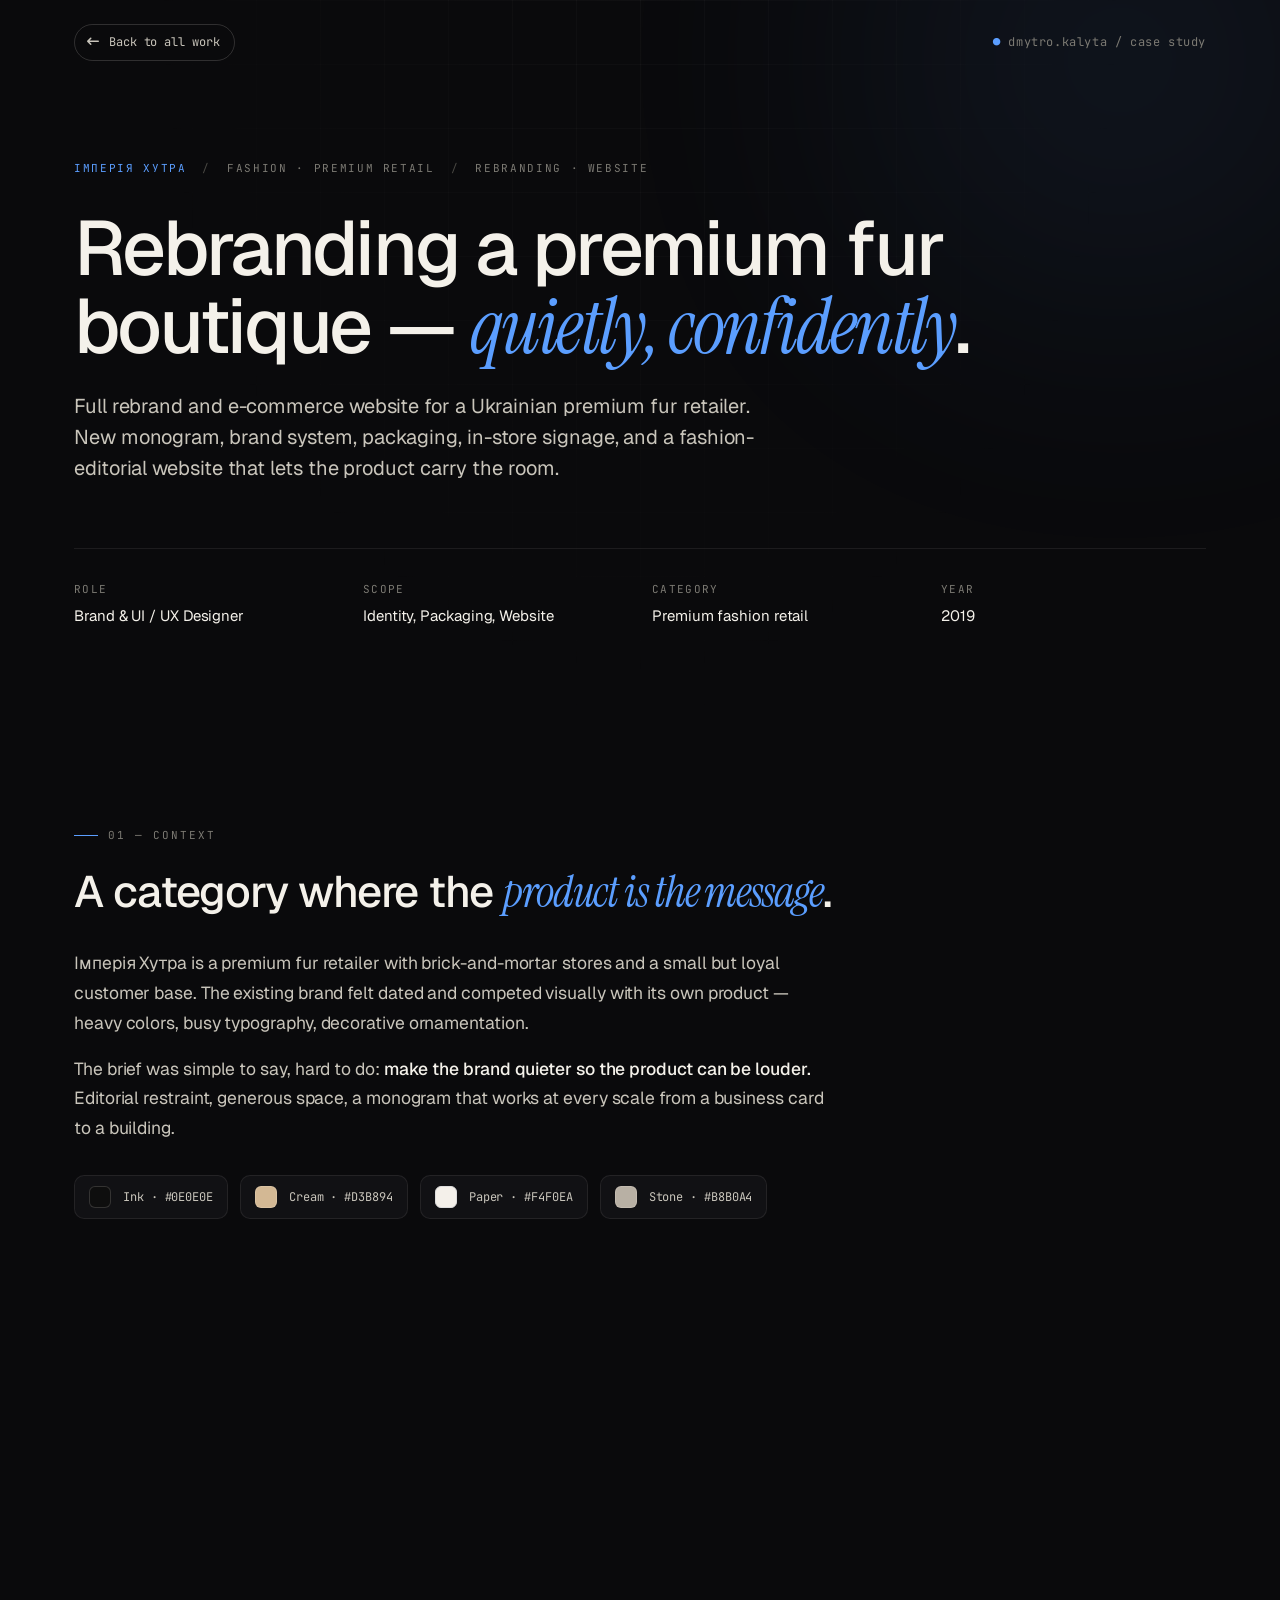
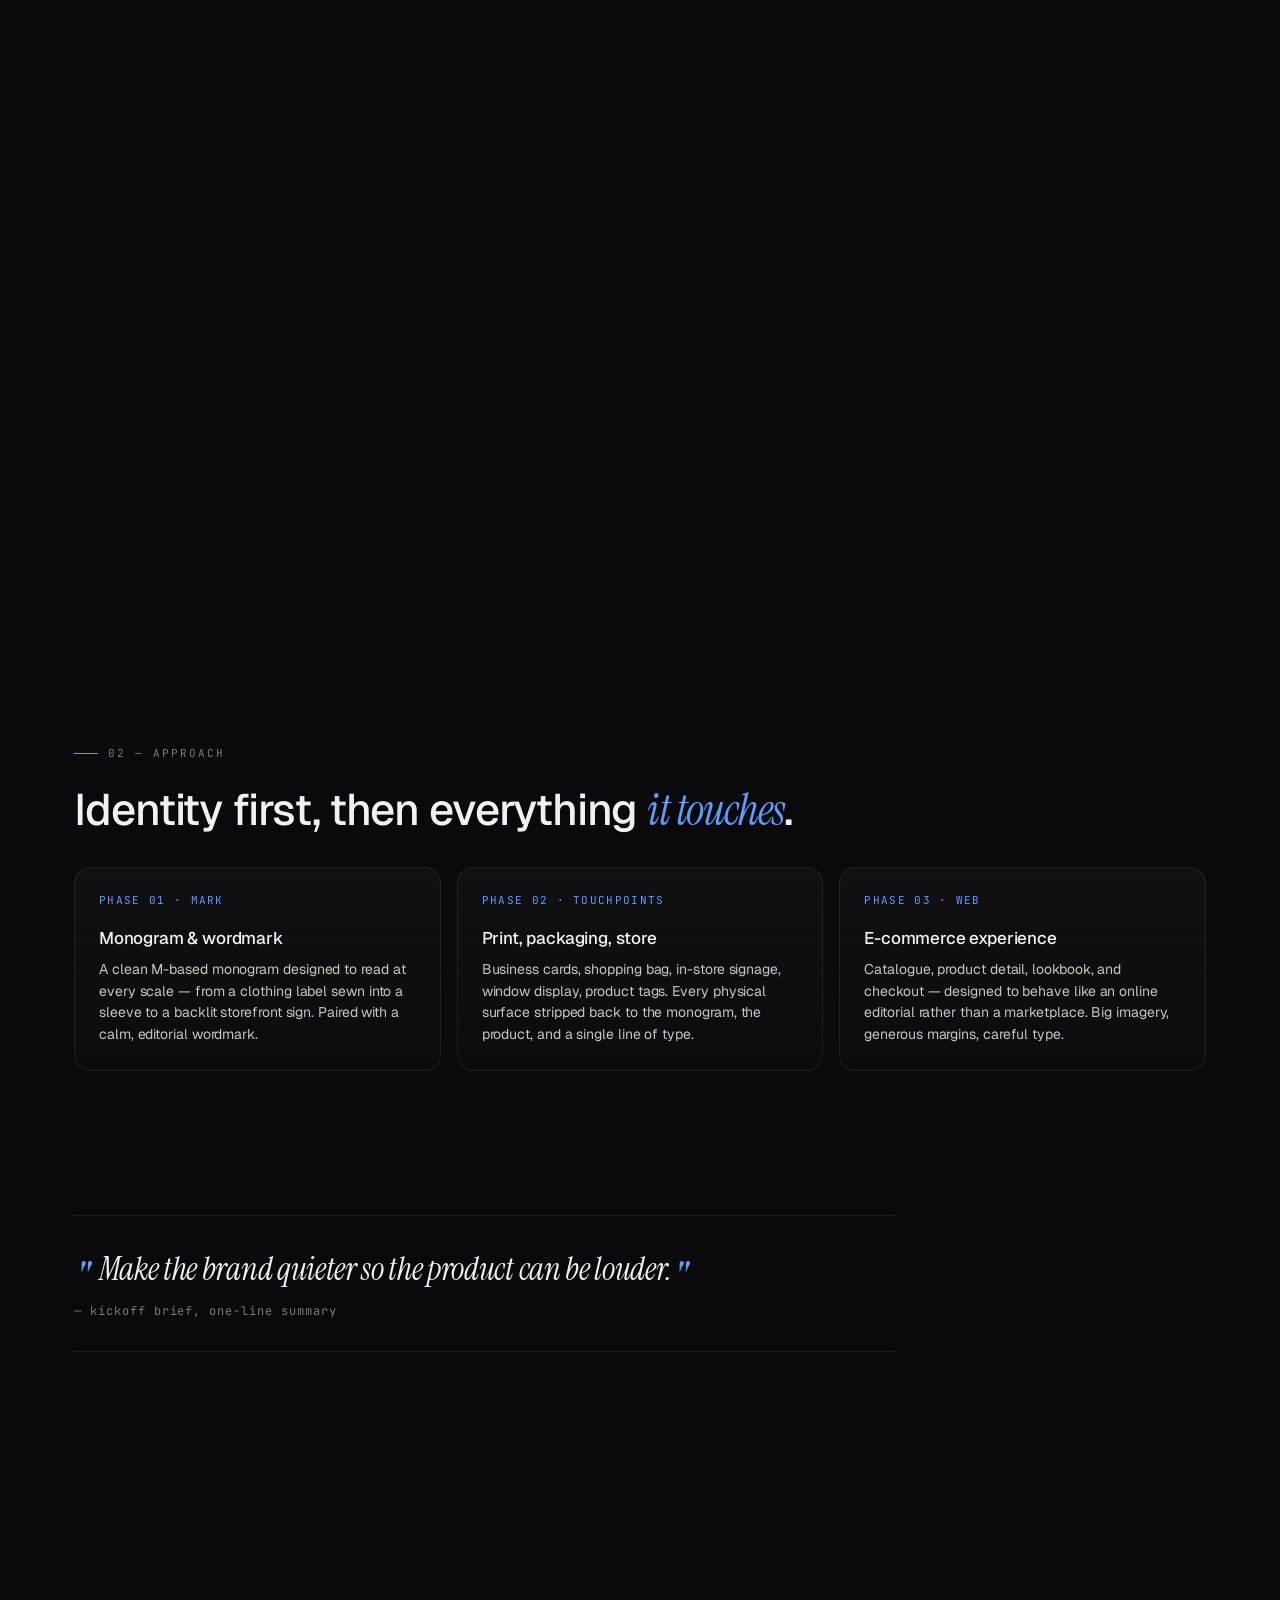
<file: projects/im.html>
<!DOCTYPE html>
<html lang="en">
<head>
<meta charset="UTF-8" />
<meta name="viewport" content="width=device-width, initial-scale=1.0" />
<title>Імперія Хутра — Rebranding &amp; Website · Case Study · Dmytro Kalyta</title>

<link rel="preconnect" href="https://fonts.googleapis.com">
<link rel="preconnect" href="https://fonts.gstatic.com" crossorigin>
<link href="https://fonts.googleapis.com/css2?family=Geist:wght@300;400;500;600;700&family=Instrument+Serif:ital@0;1&family=JetBrains+Mono:wght@400;500&display=swap" rel="stylesheet">
<link rel="stylesheet" href="https://cdnjs.cloudflare.com/ajax/libs/font-awesome/6.5.1/css/all.min.css" integrity="sha512-DTOQO9RWCH3ppGqcWaEA1BIZOC6xxalwEsw9c2QQeAIftl+Vegovlnee1c9QX4TctnWMn13TZye+giMm8e2LwA==" crossorigin="anonymous" referrerpolicy="no-referrer" />
<link rel="stylesheet" href="case-study.css" />
</head>
<body>

<div class="bg-grid" aria-hidden="true"></div>
<div class="bg-orb" aria-hidden="true"></div>

<nav class="nav" id="nav">
  <div class="container nav-inner">
    <a href="../portfolio.html" class="back-link">
      <i class="fa-solid fa-arrow-left-long"></i> Back to all work
    </a>
    <span class="nav-brand"><span class="dot">●</span> dmytro.kalyta / case study</span>
  </div>
</nav>

<header class="case-hero">
  <div class="container">
    <div class="case-meta-top reveal visible">
      <span class="accent">Імперія Хутра</span>
      <span class="sep">/</span>
      <span>Fashion · Premium Retail</span>
      <span class="sep">/</span>
      <span>Rebranding · Website</span>
    </div>
    <h1 class="case-title reveal visible delay-1">
      Rebranding a premium fur boutique — <em>quietly, confidently</em>.
    </h1>
    <p class="case-summary reveal visible delay-2">
      Full rebrand and e-commerce website for a Ukrainian premium fur retailer. New monogram, brand system, packaging, in-store signage, and a fashion-editorial website that lets the product carry the room.
    </p>

    <div class="case-meta reveal visible delay-3">
      <div class="meta-cell">
        <div class="label">Role</div>
        <div class="val">Brand &amp; UI / UX Designer</div>
      </div>
      <div class="meta-cell">
        <div class="label">Scope</div>
        <div class="val">Identity, Packaging, Website</div>
      </div>
      <div class="meta-cell">
        <div class="label">Category</div>
        <div class="val">Premium fashion retail</div>
      </div>
      <div class="meta-cell">
        <div class="label">Year</div>
        <div class="val">2019</div>
      </div>
    </div>
  </div>
</header>

<!-- ───── Context ───── -->
<section class="section">
  <div class="container">
    <div class="reveal"><span class="section-num">01 — Context</span></div>
    <h2 class="reveal delay-1">A category where the <em>product is the message</em>.</h2>
    <div class="prose reveal delay-2">
      <p>
        Імперія Хутра is a premium fur retailer with brick-and-mortar stores and a small but loyal customer base. The existing brand felt dated and competed visually with its own product — heavy colors, busy typography, decorative ornamentation.
      </p>
      <p>
        The brief was simple to say, hard to do: <strong>make the brand quieter so the product can be louder.</strong> Editorial restraint, generous space, a monogram that works at every scale from a business card to a building.
      </p>
    </div>

    <div class="swatches reveal delay-2">
      <div class="swatch"><span class="chip" style="background: #0E0E0E;"></span> Ink · #0E0E0E</div>
      <div class="swatch"><span class="chip" style="background: #D3B894;"></span> Cream · #D3B894</div>
      <div class="swatch"><span class="chip" style="background: #F4F0EA; border-color: #ddd;"></span> Paper · #F4F0EA</div>
      <div class="swatch"><span class="chip" style="background: #B8B0A4;"></span> Stone · #B8B0A4</div>
    </div>
  </div>
</section>

<!-- ───── Portfolio image ───── -->
<section class="section" style="padding-top: 0;">
  <div class="container">
    <div class="case-showcase reveal">
      <img src="../assets/im-case-large.webp" alt="Імперія Хутра — full case study deck showing rebranding and e-commerce website" loading="lazy" / decoding="async" width="1008" height="12000" />
    </div>
  </div>
</section>

<!-- ───── Process ───── -->
<section class="section">
  <div class="container">
    <div class="reveal"><span class="section-num">02 — Approach</span></div>
    <h2 class="reveal delay-1">Identity first, then everything <em>it touches</em>.</h2>

    <div class="phases reveal delay-2">
      <div class="phase">
        <div class="phase-num">PHASE 01 · MARK</div>
        <h3>Monogram &amp; wordmark</h3>
        <p>A clean М-based monogram designed to read at every scale — from a clothing label sewn into a sleeve to a backlit storefront sign. Paired with a calm, editorial wordmark.</p>
      </div>
      <div class="phase">
        <div class="phase-num">PHASE 02 · TOUCHPOINTS</div>
        <h3>Print, packaging, store</h3>
        <p>Business cards, shopping bag, in-store signage, window display, product tags. Every physical surface stripped back to the monogram, the product, and a single line of type.</p>
      </div>
      <div class="phase">
        <div class="phase-num">PHASE 03 · WEB</div>
        <h3>E-commerce experience</h3>
        <p>Catalogue, product detail, lookbook, and checkout — designed to behave like an online editorial rather than a marketplace. Big imagery, generous margins, careful type.</p>
      </div>
    </div>
  </div>
</section>

<!-- ───── Pullquote ───── -->
<section class="section" style="padding-top: 0;">
  <div class="container">
    <div class="pullquote reveal">
      <span class="marker">"</span>Make the brand quieter so the product can be louder.<span class="marker">"</span>
      <div style="font-family: var(--font-mono); font-style: normal; font-size: 12px; color: var(--muted); margin-top: var(--space-3); letter-spacing: 0.08em;">
        — kickoff brief, one-line summary
      </div>
    </div>
  </div>
</section>

<!-- ───── Decisions ───── -->
<section class="section">
  <div class="container">
    <div class="reveal"><span class="section-num">03 — Decisions</span></div>
    <h2 class="reveal delay-1">Three choices that defined the <em>visual language</em>.</h2>
    <div class="prose reveal delay-2">
      <p>
        <strong>Monogram over wordmark on physical goods.</strong> On products, packaging, and signage, the M monogram does most of the work — so the brand reads instantly without crowding the product. The full wordmark only appears on formal touchpoints (storefront, business cards).
      </p>
      <p>
        <strong>Cream as the second hero color.</strong> Black-on-white is too austere, white-on-black too aggressive. A warm cream gives the system softness and a hint of luxury without leaning vintage.
      </p>
      <p>
        <strong>Editorial typography for product copy.</strong> Product names set large, descriptions in restrained body text — same logic as a fashion magazine. The website feels like reading, not shopping.
      </p>
    </div>
  </div>
</section>

<!-- ───── Outcome ───── -->
<section class="section">
  <div class="container">
    <div class="reveal"><span class="section-num">04 — Deliverables</span></div>
    <h2 class="reveal delay-1">What was shipped.</h2>

    <div class="outcomes reveal delay-2">
      <div class="stat">
        <div class="label">Brand surfaces</div>
        <div class="stat-num">12<span class="suffix">+</span></div>
        <p>Logo, monogram, wordmark, business cards, shopping bag, product tag, label, in-store signage, window display, social.</p>
      </div>
      <div class="stat">
        <div class="label">Web templates</div>
        <div class="stat-num">8<span class="suffix"></span></div>
        <p>Home, catalogue grid, product detail, lookbook, search, cart, checkout, account — all from a single editorial system.</p>
      </div>
      <div class="stat">
        <div class="label">Brandbook</div>
        <div class="stat-num">1<span class="suffix">·full</span></div>
        <p>Logo usage, type, color, photography direction, and tone-of-voice guidelines for the team to maintain consistency.</p>
      </div>
    </div>
  </div>
</section>

<!-- ───── Reflection ───── -->
<section class="section">
  <div class="container">
    <div class="reveal"><span class="section-num">05 — Reflection</span></div>
    <h2 class="reveal delay-1">What I learned.</h2>
    <div class="prose reveal delay-2">
      <p>
        Restraint is harder to sell than ornament. The first rounds with stakeholders pushed back constantly — "couldn't we add a little something here?" The breakthrough was showing the brand <strong>on-product, in real photography</strong> rather than on a blank canvas. Once the product was in the frame, the case for restraint made itself.
      </p>
      <p>
        The other lesson was about <em>what to put in the brandbook</em>. The team didn't need rules; they needed examples. Pages of "do/don't" specimens beat any amount of written guidance — and made the brand survive past my engagement.
      </p>
    </div>

    <div class="tags reveal delay-2">
      <span class="tag">Brand Identity</span>
      <span class="tag">Rebranding</span>
      <span class="tag">Packaging</span>
      <span class="tag">E-commerce</span>
      <span class="tag">Editorial</span>
      <span class="tag">Premium Retail</span>
    </div>
  </div>
</section>

<section>
  <div class="container">
    <a href="porto.html" class="next-cta reveal">
      <div>
        <div class="label">Next case study</div>
        <h3>Porto — crypto exchange that feels like <em>a banking app</em>.</h3>
      </div>
      <span class="arrow"><i class="fa-solid fa-arrow-right-long"></i></span>
    </a>
  </div>
</section>

<footer>
  <div class="container footer-inner">
    <span>© 2026 Dmytro Kalyta · Kyiv, Ukraine</span>
    <span><a href="../portfolio.html">← All work</a></span>
  </div>
</footer>

<script>
  const nav = document.getElementById('nav');
  const onScroll = () => {
    if (window.scrollY > 24) nav.classList.add('scrolled');
    else nav.classList.remove('scrolled');
  };
  window.addEventListener('scroll', onScroll, { passive: true });
  onScroll();

  const io = new IntersectionObserver((entries) => {
    entries.forEach(e => {
      if (e.isIntersecting) {
        e.target.classList.add('visible');
        io.unobserve(e.target);
      }
    });
  }, { threshold: 0.12, rootMargin: '0px 0px -40px 0px' });
  document.querySelectorAll('.reveal').forEach(el => io.observe(el));
</script>

</body>
</html>
</file>
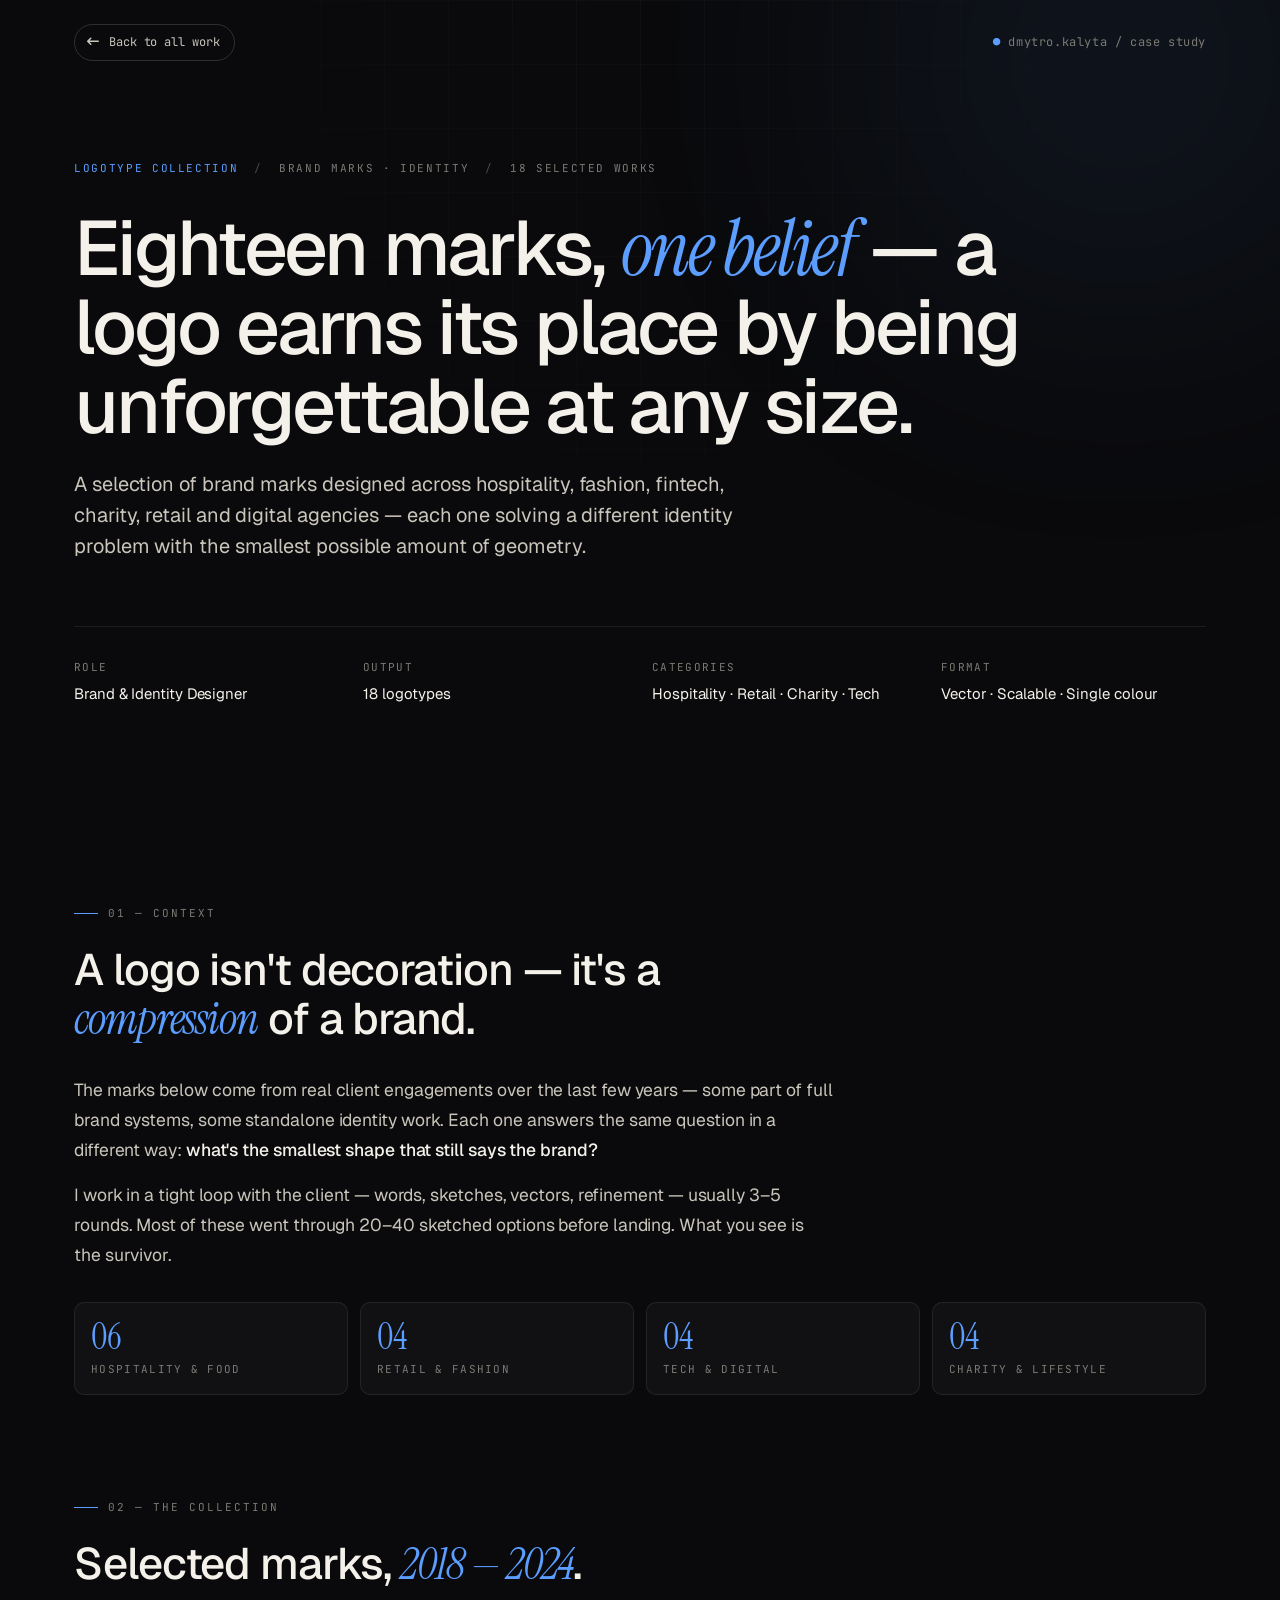
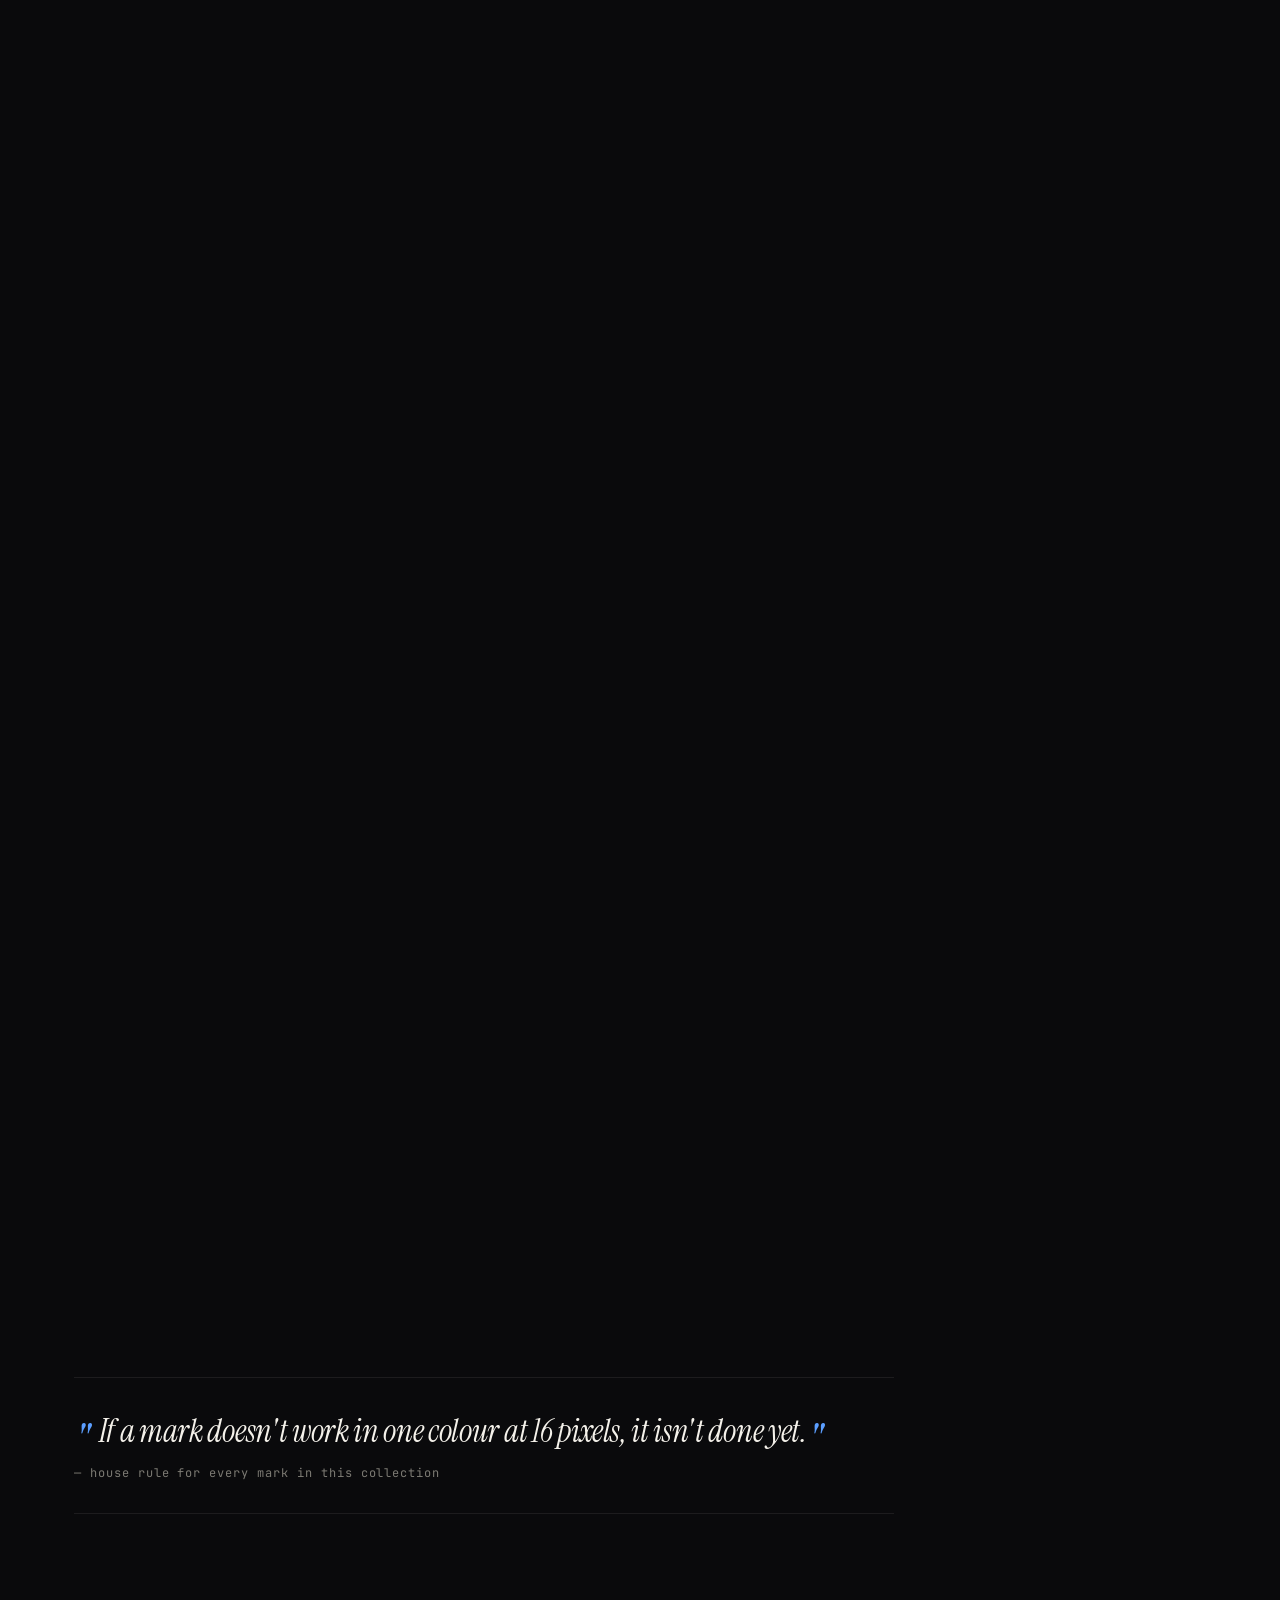
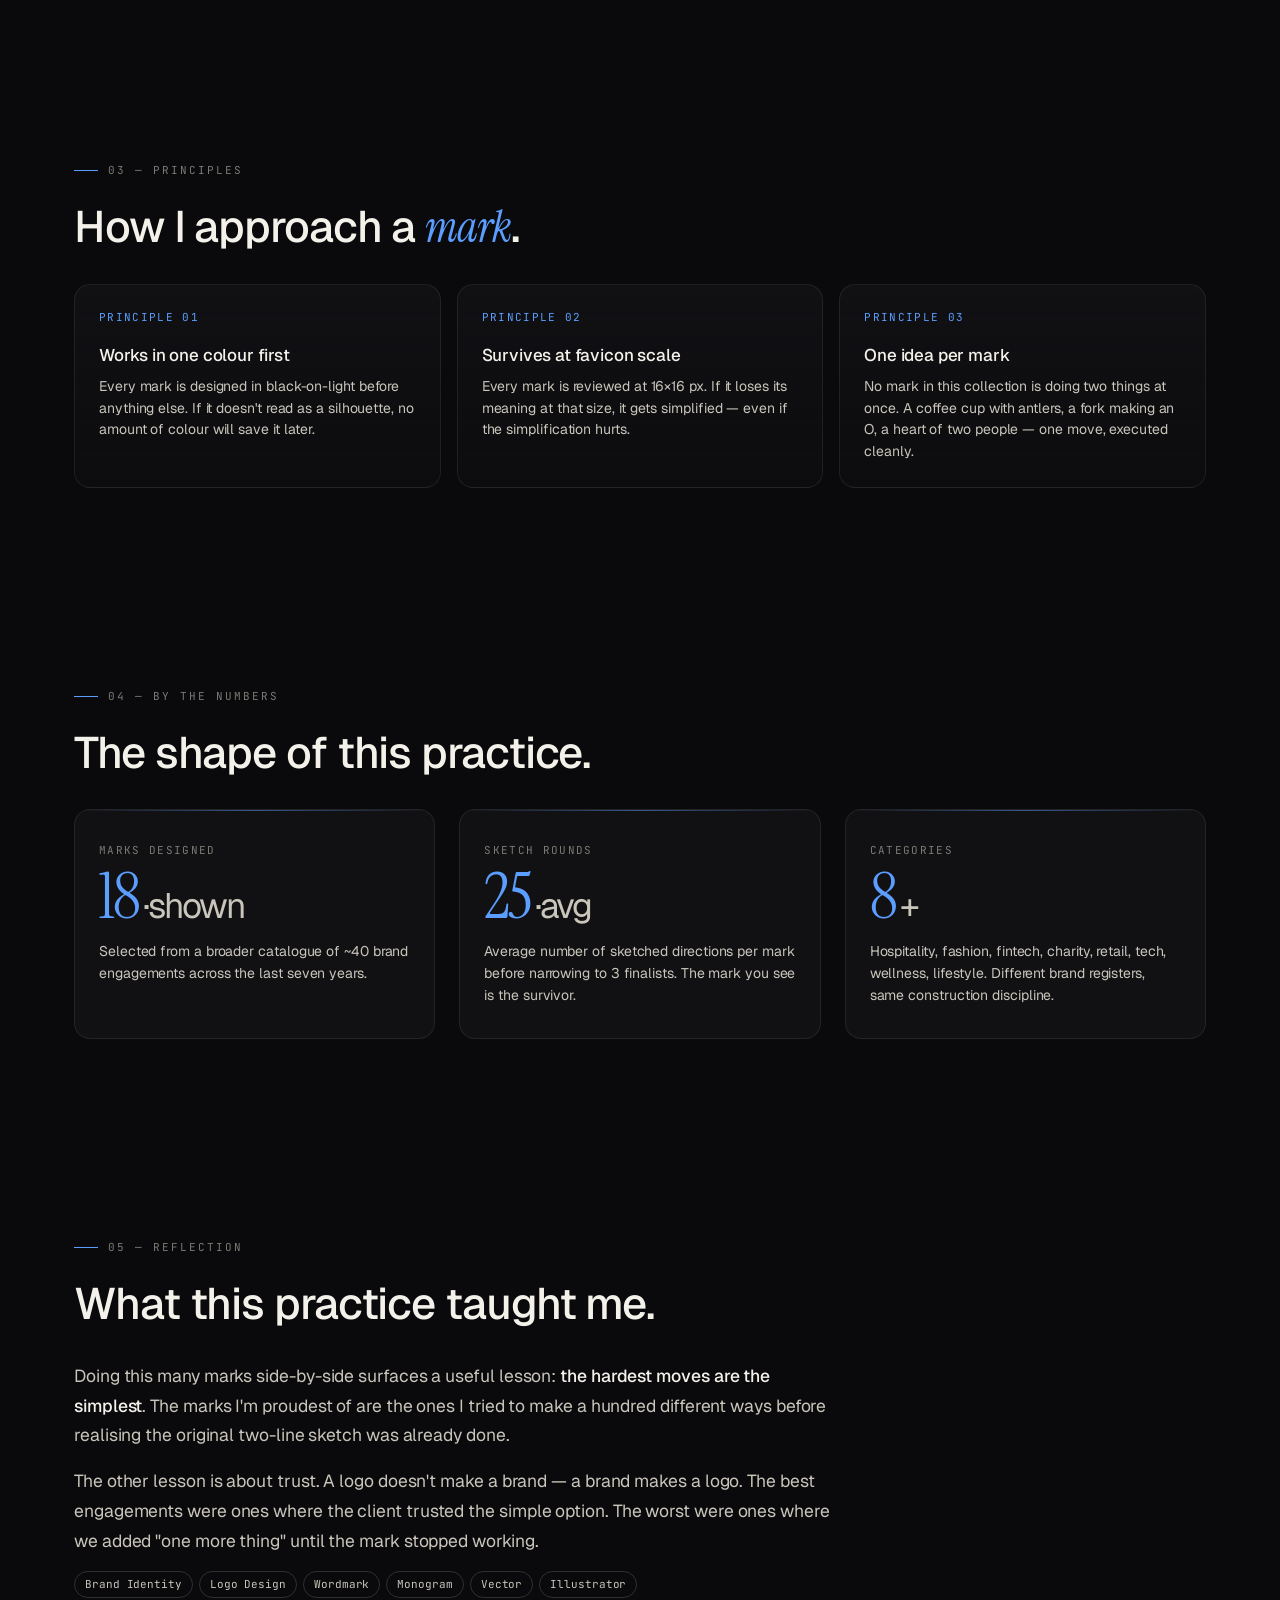
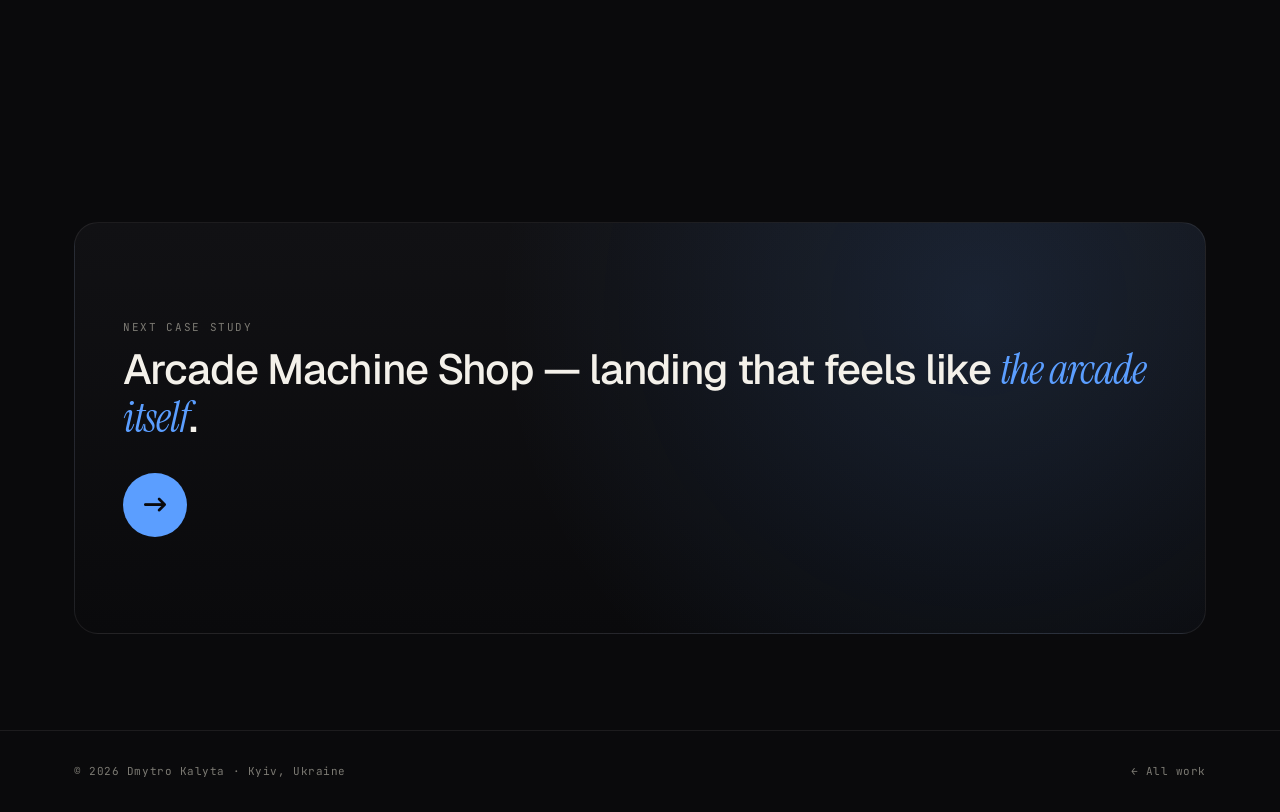
<file: projects/logos.html>
<!DOCTYPE html>
<html lang="en">
<head>
<meta charset="UTF-8" />
<meta name="viewport" content="width=device-width, initial-scale=1.0" />
<title>Logotype Collection — Case Study · Dmytro Kalyta</title>

<link rel="preconnect" href="https://fonts.googleapis.com">
<link rel="preconnect" href="https://fonts.gstatic.com" crossorigin>
<link href="https://fonts.googleapis.com/css2?family=Geist:wght@300;400;500;600;700&family=Instrument+Serif:ital@0;1&family=JetBrains+Mono:wght@400;500&display=swap" rel="stylesheet">
<link rel="stylesheet" href="https://cdnjs.cloudflare.com/ajax/libs/font-awesome/6.5.1/css/all.min.css" integrity="sha512-DTOQO9RWCH3ppGqcWaEA1BIZOC6xxalwEsw9c2QQeAIftl+Vegovlnee1c9QX4TctnWMn13TZye+giMm8e2LwA==" crossorigin="anonymous" referrerpolicy="no-referrer" />
<link rel="stylesheet" href="case-study.css" />

<style>
  /* Logo grid — stacked, full-width */
  .logo-grid {
    display: flex;
    flex-direction: column;
    gap: var(--space-3);
    margin-top: var(--space-7);
  }
  .logo-cell {
    width: 100%;
    aspect-ratio: 16 / 7;
    background: #1f1f22;
    border: 1px solid var(--line);
    border-radius: var(--r-lg);
    position: relative;
    overflow: hidden;
    transition: background 0.3s var(--ease-out), border-color 0.3s var(--ease-out);
  }
  .logo-cell img {
    width: 100%; height: 100%;
    object-fit: contain;
    transition: transform 0.5s var(--ease-out);
  }
  .logo-cell:hover { background: #28282c; border-color: var(--line-strong); }
  .logo-cell:hover img { transform: scale(1.04); }
  .logo-cell .caption {
    position: absolute;
    bottom: 14px; left: 18px;
    font-family: var(--font-mono);
    font-size: 11px;
    color: var(--muted);
    letter-spacing: 0.12em;
    text-transform: uppercase;
    opacity: 0;
    transform: translateY(4px);
    transition: opacity 0.25s var(--ease-out), transform 0.25s var(--ease-out);
  }
  .logo-cell:hover .caption { opacity: 1; transform: translateY(0); }

  /* Categories */
  .categories {
    display: grid; grid-template-columns: repeat(4, 1fr);
    gap: var(--space-3);
    margin-top: var(--space-6);
  }
  .cat {
    padding: var(--space-4) var(--space-4);
    border: 1px solid var(--line);
    border-radius: var(--r-md);
    background: var(--bg-2);
  }
  .cat .cat-num {
    font-family: var(--font-serif);
    font-size: 36px;
    line-height: 1;
    color: var(--accent);
    letter-spacing: -0.03em;
    margin-bottom: 6px;
  }
  .cat .cat-label {
    font-family: var(--font-mono); font-size: 11px;
    color: var(--muted); text-transform: uppercase;
    letter-spacing: 0.12em;
  }

  @media (max-width: 720px) {
    .logo-cell { aspect-ratio: 4 / 3; }
    .categories { grid-template-columns: 1fr 1fr; }
  }
  @media (max-width: 480px) {
    .categories { grid-template-columns: 1fr; }
  }
</style>
</head>
<body>

<div class="bg-grid" aria-hidden="true"></div>
<div class="bg-orb" aria-hidden="true"></div>

<nav class="nav" id="nav">
  <div class="container nav-inner">
    <a href="../portfolio.html" class="back-link">
      <i class="fa-solid fa-arrow-left-long"></i> Back to all work
    </a>
    <span class="nav-brand"><span class="dot">●</span> dmytro.kalyta / case study</span>
  </div>
</nav>

<header class="case-hero">
  <div class="container">
    <div class="case-meta-top reveal visible">
      <span class="accent">Logotype Collection</span>
      <span class="sep">/</span>
      <span>Brand Marks · Identity</span>
      <span class="sep">/</span>
      <span>18 selected works</span>
    </div>
    <h1 class="case-title reveal visible delay-1">
      Eighteen marks, <em>one belief</em> — a logo earns its place by being unforgettable at any size.
    </h1>
    <p class="case-summary reveal visible delay-2">
      A selection of brand marks designed across hospitality, fashion, fintech, charity, retail and digital agencies — each one solving a different identity problem with the smallest possible amount of geometry.
    </p>

    <div class="case-meta reveal visible delay-3">
      <div class="meta-cell">
        <div class="label">Role</div>
        <div class="val">Brand &amp; Identity Designer</div>
      </div>
      <div class="meta-cell">
        <div class="label">Output</div>
        <div class="val">18 logotypes</div>
      </div>
      <div class="meta-cell">
        <div class="label">Categories</div>
        <div class="val">Hospitality · Retail · Charity · Tech</div>
      </div>
      <div class="meta-cell">
        <div class="label">Format</div>
        <div class="val">Vector · Scalable · Single colour</div>
      </div>
    </div>
  </div>
</header>

<!-- ───── Intro ───── -->
<section class="section">
  <div class="container">
    <div class="reveal"><span class="section-num">01 — Context</span></div>
    <h2 class="reveal delay-1">A logo isn't decoration — it's a <em>compression</em> of a brand.</h2>
    <div class="prose reveal delay-2">
      <p>
        The marks below come from real client engagements over the last few years — some part of full brand systems, some standalone identity work. Each one answers the same question in a different way: <strong>what's the smallest shape that still says the brand?</strong>
      </p>
      <p>
        I work in a tight loop with the client — words, sketches, vectors, refinement — usually 3–5 rounds. Most of these went through 20–40 sketched options before landing. What you see is the survivor.
      </p>
    </div>

    <div class="categories reveal delay-2">
      <div class="cat"><div class="cat-num">06</div><div class="cat-label">Hospitality &amp; Food</div></div>
      <div class="cat"><div class="cat-num">04</div><div class="cat-label">Retail &amp; Fashion</div></div>
      <div class="cat"><div class="cat-num">04</div><div class="cat-label">Tech &amp; Digital</div></div>
      <div class="cat"><div class="cat-num">04</div><div class="cat-label">Charity &amp; Lifestyle</div></div>
    </div>
  </div>
</section>

<!-- ───── The Grid ───── -->
<section class="section" style="padding-top: 0;">
  <div class="container">
    <div class="reveal"><span class="section-num">02 — The collection</span></div>
    <h2 class="reveal delay-1">Selected marks, <em>2018 — 2024</em>.</h2>

    <div class="logo-grid reveal delay-2">
      <div class="logo-cell"><img src="../assets/logo-01.webp" alt="Logotype collection · KD mark" loading="lazy" / decoding="async" width="1080" height="768" /><span class="caption">KD · Personal mark</span></div>
      <div class="logo-cell"><img src="../assets/logo-02.webp" alt="Barcelona logo" loading="lazy" / decoding="async" width="1080" height="768" /><span class="caption">Barcelona · Fashion</span></div>
      <div class="logo-cell"><img src="../assets/logo-03.webp" alt="Porto logo" loading="lazy" / decoding="async" width="1080" height="768" /><span class="caption">Porto · Fintech</span></div>
      <div class="logo-cell"><img src="../assets/logo-04.webp" alt="Logo mark 04" loading="lazy" / decoding="async" width="1080" height="768" /><span class="caption">Brand mark</span></div>
      <div class="logo-cell"><img src="../assets/logo-05.webp" alt="Імперія Меха logo" loading="lazy" / decoding="async" width="1080" height="768" /><span class="caption">Імперія Меха · Retail</span></div>
      <div class="logo-cell"><img src="../assets/logo-06.webp" alt="Gorilla emblem" loading="lazy" / decoding="async" width="1080" height="768" /><span class="caption">Gorilla · Emblem</span></div>
      <div class="logo-cell"><img src="../assets/logo-07.webp" alt="25 Digital agency" loading="lazy" / decoding="async" width="1080" height="768" /><span class="caption">25 Digital · Agency</span></div>
      <div class="logo-cell"><img src="../assets/logo-08.webp" alt="Heart with people" loading="lazy" / decoding="async" width="1080" height="768" /><span class="caption">Charity mark</span></div>
      <div class="logo-cell"><img src="../assets/logo-09.webp" alt="Fjord Coffee Shop" loading="lazy" / decoding="async" width="1080" height="768" /><span class="caption">Fjord · Coffee Shop</span></div>
      <div class="logo-cell"><img src="../assets/logo-11.webp" alt="Lungul Spa" loading="lazy" / decoding="async" width="1080" height="768" /><span class="caption">Lungul Spa · Wellness</span></div>
      <div class="logo-cell"><img src="../assets/logo-12.webp" alt="Od Zera restaurant" loading="lazy" / decoding="async" width="1080" height="768" /><span class="caption">Od Zera · Restaurant</span></div>
      <div class="logo-cell"><img src="../assets/logo-14.webp" alt="WHY Flowers" loading="lazy" / decoding="async" width="1080" height="768" /><span class="caption">WHY Flowers · Florist</span></div>
      <div class="logo-cell"><img src="../assets/logo-16.webp" alt="Fruit-character mark" loading="lazy" / decoding="async" width="1080" height="768" /><span class="caption">Orchard · Mascot</span></div>
      <div class="logo-cell"><img src="../assets/logo-17.webp" alt="Тримай Плече charity" loading="lazy" / decoding="async" width="1080" height="768" /><span class="caption">Тримай Плече · Charity</span></div>
      <div class="logo-cell"><img src="../assets/logo-18.webp" alt="And many more — closing slide with extra marks" loading="lazy" / decoding="async" width="1080" height="768" /><span class="caption">… and many more</span></div>
    </div>
  </div>
</section>

<!-- ───── Pullquote ───── -->
<section class="section" style="padding-top: 0;">
  <div class="container">
    <div class="pullquote reveal">
      <span class="marker">"</span>If a mark doesn't work in one colour at 16 pixels, it isn't done yet.<span class="marker">"</span>
      <div style="font-family: var(--font-mono); font-style: normal; font-size: 12px; color: var(--muted); margin-top: var(--space-3); letter-spacing: 0.08em;">
        — house rule for every mark in this collection
      </div>
    </div>
  </div>
</section>

<!-- ───── Principles ───── -->
<section class="section">
  <div class="container">
    <div class="reveal"><span class="section-num">03 — Principles</span></div>
    <h2 class="reveal delay-1">How I approach a <em>mark</em>.</h2>

    <div class="phases reveal delay-2">
      <div class="phase">
        <div class="phase-num">PRINCIPLE 01</div>
        <h3>Works in one colour first</h3>
        <p>Every mark is designed in black-on-light before anything else. If it doesn't read as a silhouette, no amount of colour will save it later.</p>
      </div>
      <div class="phase">
        <div class="phase-num">PRINCIPLE 02</div>
        <h3>Survives at favicon scale</h3>
        <p>Every mark is reviewed at 16×16 px. If it loses its meaning at that size, it gets simplified — even if the simplification hurts.</p>
      </div>
      <div class="phase">
        <div class="phase-num">PRINCIPLE 03</div>
        <h3>One idea per mark</h3>
        <p>No mark in this collection is doing two things at once. A coffee cup with antlers, a fork making an O, a heart of two people — one move, executed cleanly.</p>
      </div>
    </div>
  </div>
</section>

<!-- ───── Stats ───── -->
<section class="section">
  <div class="container">
    <div class="reveal"><span class="section-num">04 — By the numbers</span></div>
    <h2 class="reveal delay-1">The shape of this practice.</h2>

    <div class="outcomes reveal delay-2">
      <div class="stat">
        <div class="label">Marks designed</div>
        <div class="stat-num">18<span class="suffix">·shown</span></div>
        <p>Selected from a broader catalogue of ~40 brand engagements across the last seven years.</p>
      </div>
      <div class="stat">
        <div class="label">Sketch rounds</div>
        <div class="stat-num">25<span class="suffix">·avg</span></div>
        <p>Average number of sketched directions per mark before narrowing to 3 finalists. The mark you see is the survivor.</p>
      </div>
      <div class="stat">
        <div class="label">Categories</div>
        <div class="stat-num">8<span class="suffix">+</span></div>
        <p>Hospitality, fashion, fintech, charity, retail, tech, wellness, lifestyle. Different brand registers, same construction discipline.</p>
      </div>
    </div>
  </div>
</section>

<!-- ───── Reflection ───── -->
<section class="section">
  <div class="container">
    <div class="reveal"><span class="section-num">05 — Reflection</span></div>
    <h2 class="reveal delay-1">What this practice taught me.</h2>
    <div class="prose reveal delay-2">
      <p>
        Doing this many marks side-by-side surfaces a useful lesson: <strong>the hardest moves are the simplest</strong>. The marks I'm proudest of are the ones I tried to make a hundred different ways before realising the original two-line sketch was already done.
      </p>
      <p>
        The other lesson is about trust. A logo doesn't make a brand — a brand makes a logo. The best engagements were ones where the client trusted the simple option. The worst were ones where we added "one more thing" until the mark stopped working.
      </p>
    </div>

    <div class="tags reveal delay-2">
      <span class="tag">Brand Identity</span>
      <span class="tag">Logo Design</span>
      <span class="tag">Wordmark</span>
      <span class="tag">Monogram</span>
      <span class="tag">Vector</span>
      <span class="tag">Illustrator</span>
    </div>
  </div>
</section>

<section>
  <div class="container">
    <a href="arcade.html" class="next-cta reveal">
      <div>
        <div class="label">Next case study</div>
        <h3>Arcade Machine Shop — landing that feels like <em>the arcade itself</em>.</h3>
      </div>
      <span class="arrow"><i class="fa-solid fa-arrow-right-long"></i></span>
    </a>
  </div>
</section>

<footer>
  <div class="container footer-inner">
    <span>© 2026 Dmytro Kalyta · Kyiv, Ukraine</span>
    <span><a href="../portfolio.html">← All work</a></span>
  </div>
</footer>

<script>
  const nav = document.getElementById('nav');
  const onScroll = () => {
    if (window.scrollY > 24) nav.classList.add('scrolled');
    else nav.classList.remove('scrolled');
  };
  window.addEventListener('scroll', onScroll, { passive: true });
  onScroll();

  const io = new IntersectionObserver((entries) => {
    entries.forEach(e => {
      if (e.isIntersecting) {
        e.target.classList.add('visible');
        io.unobserve(e.target);
      }
    });
  }, { threshold: 0.12, rootMargin: '0px 0px -40px 0px' });
  document.querySelectorAll('.reveal').forEach(el => io.observe(el));
</script>

</body>
</html>
</file>
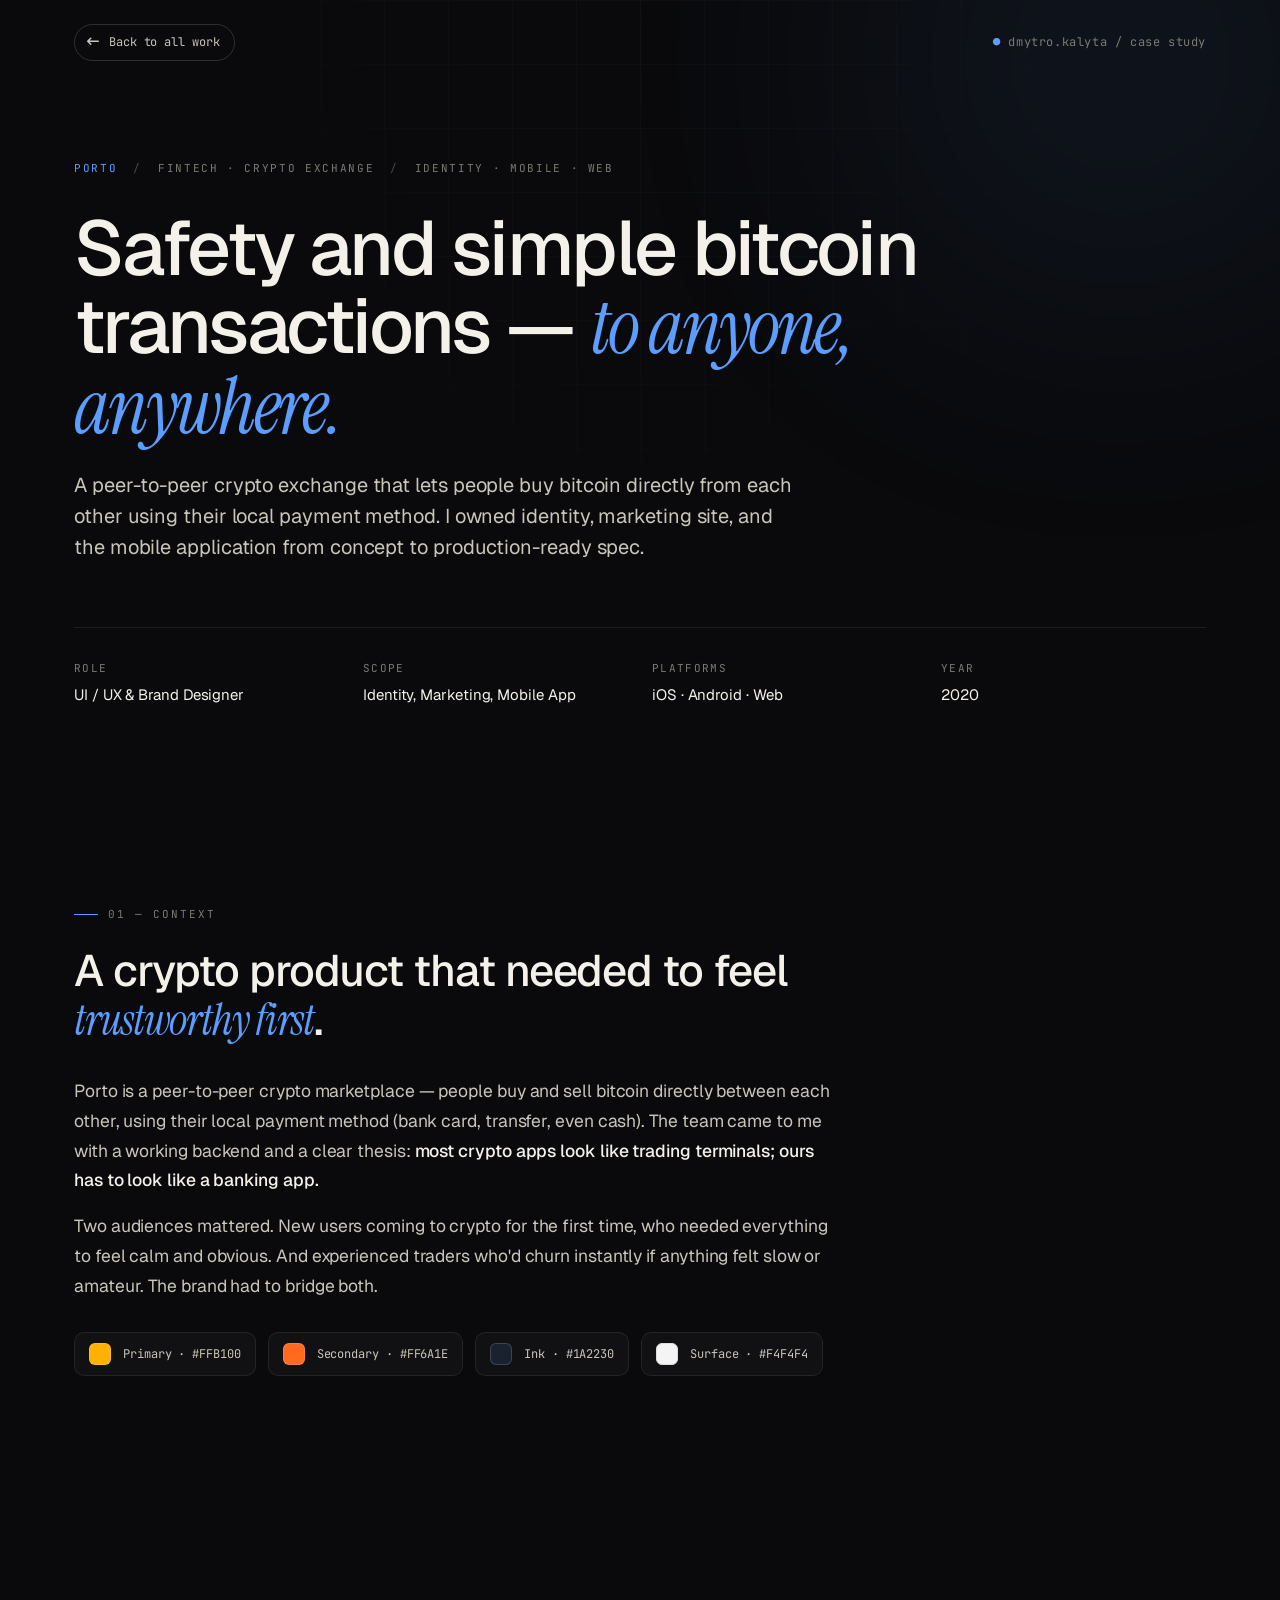
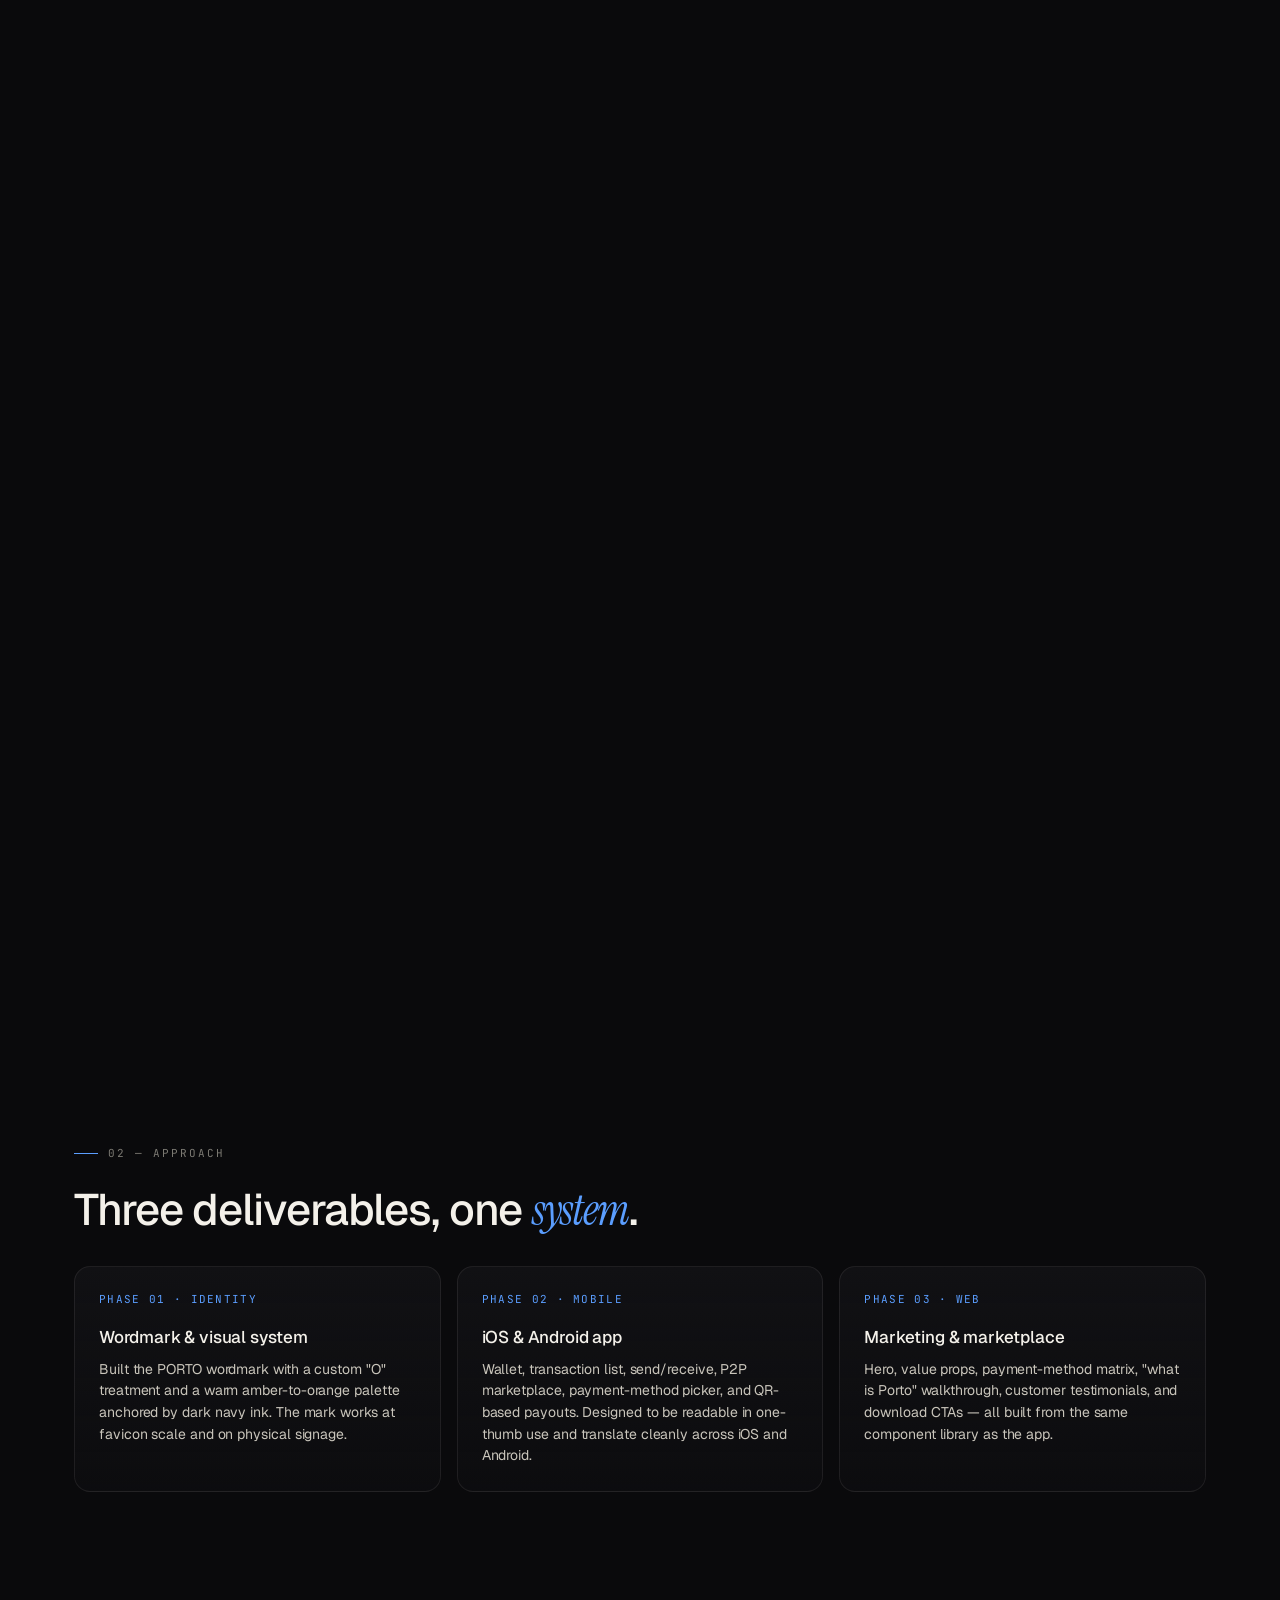
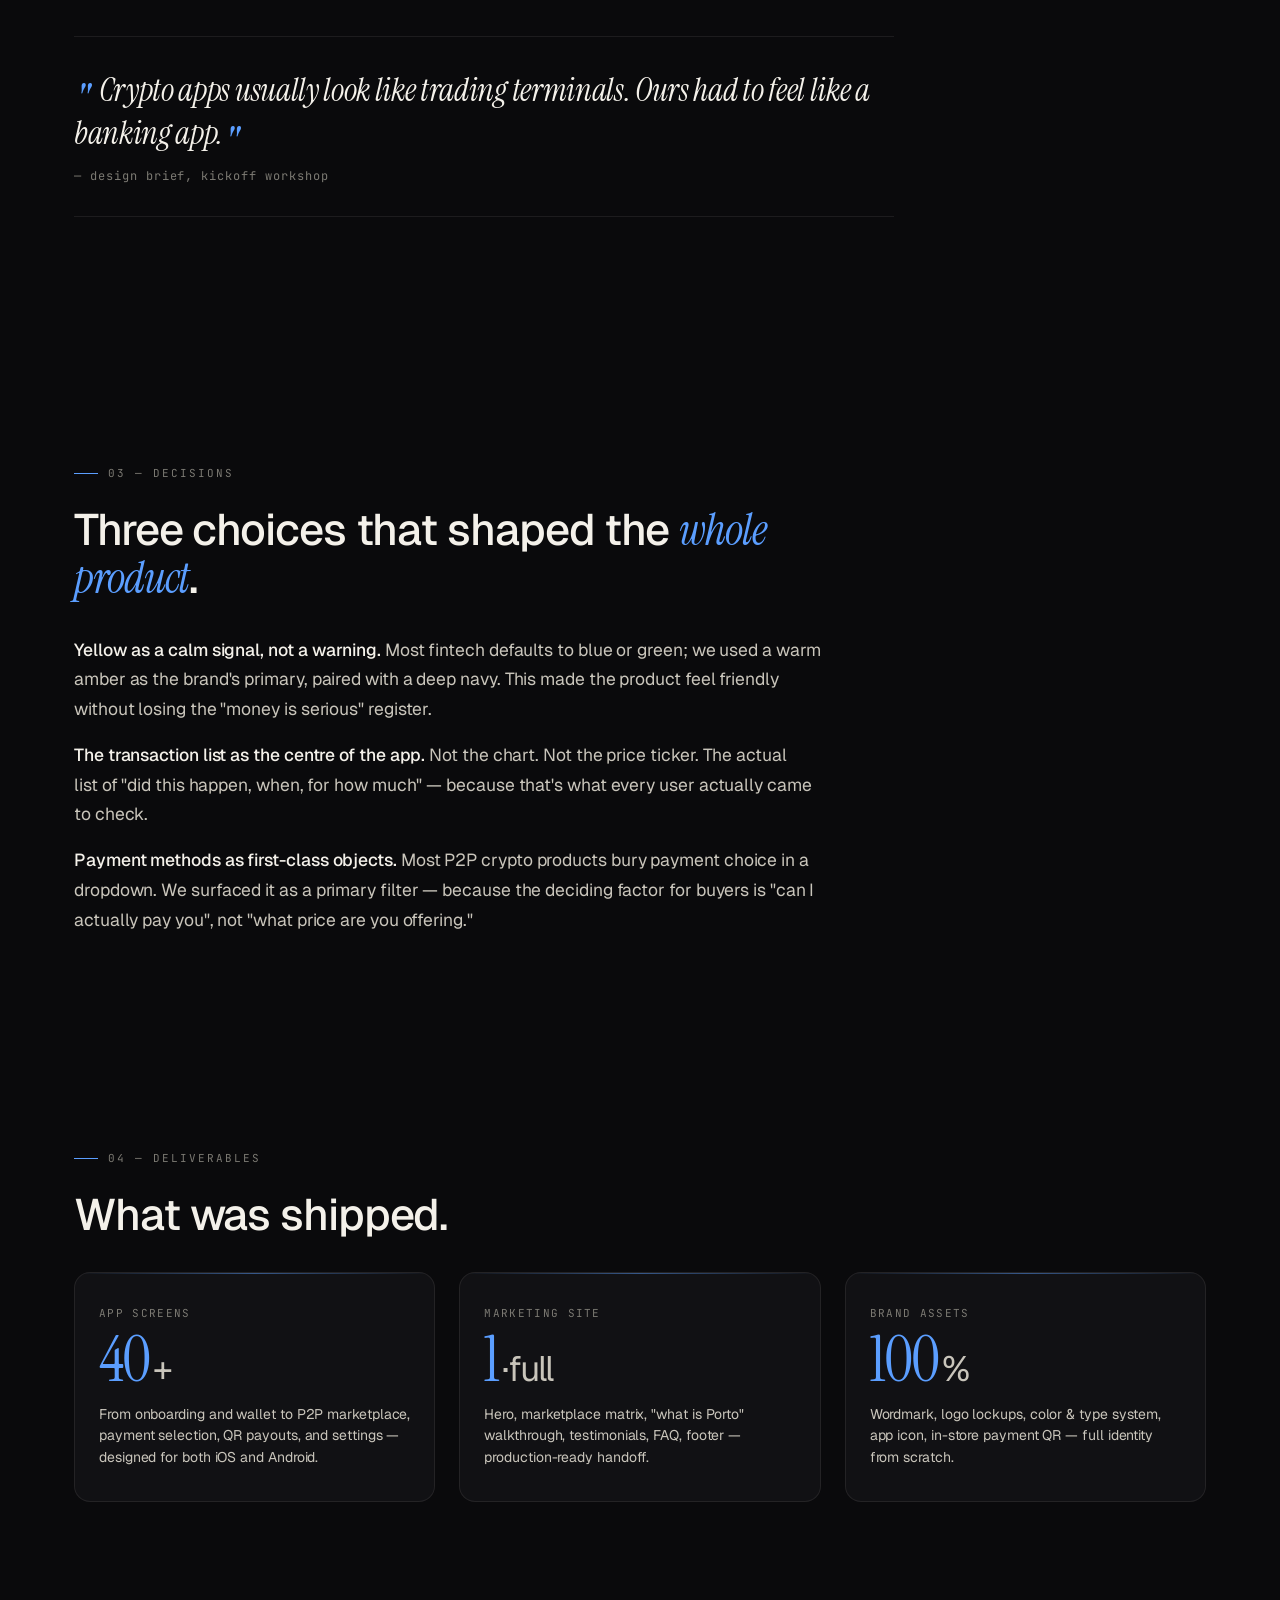
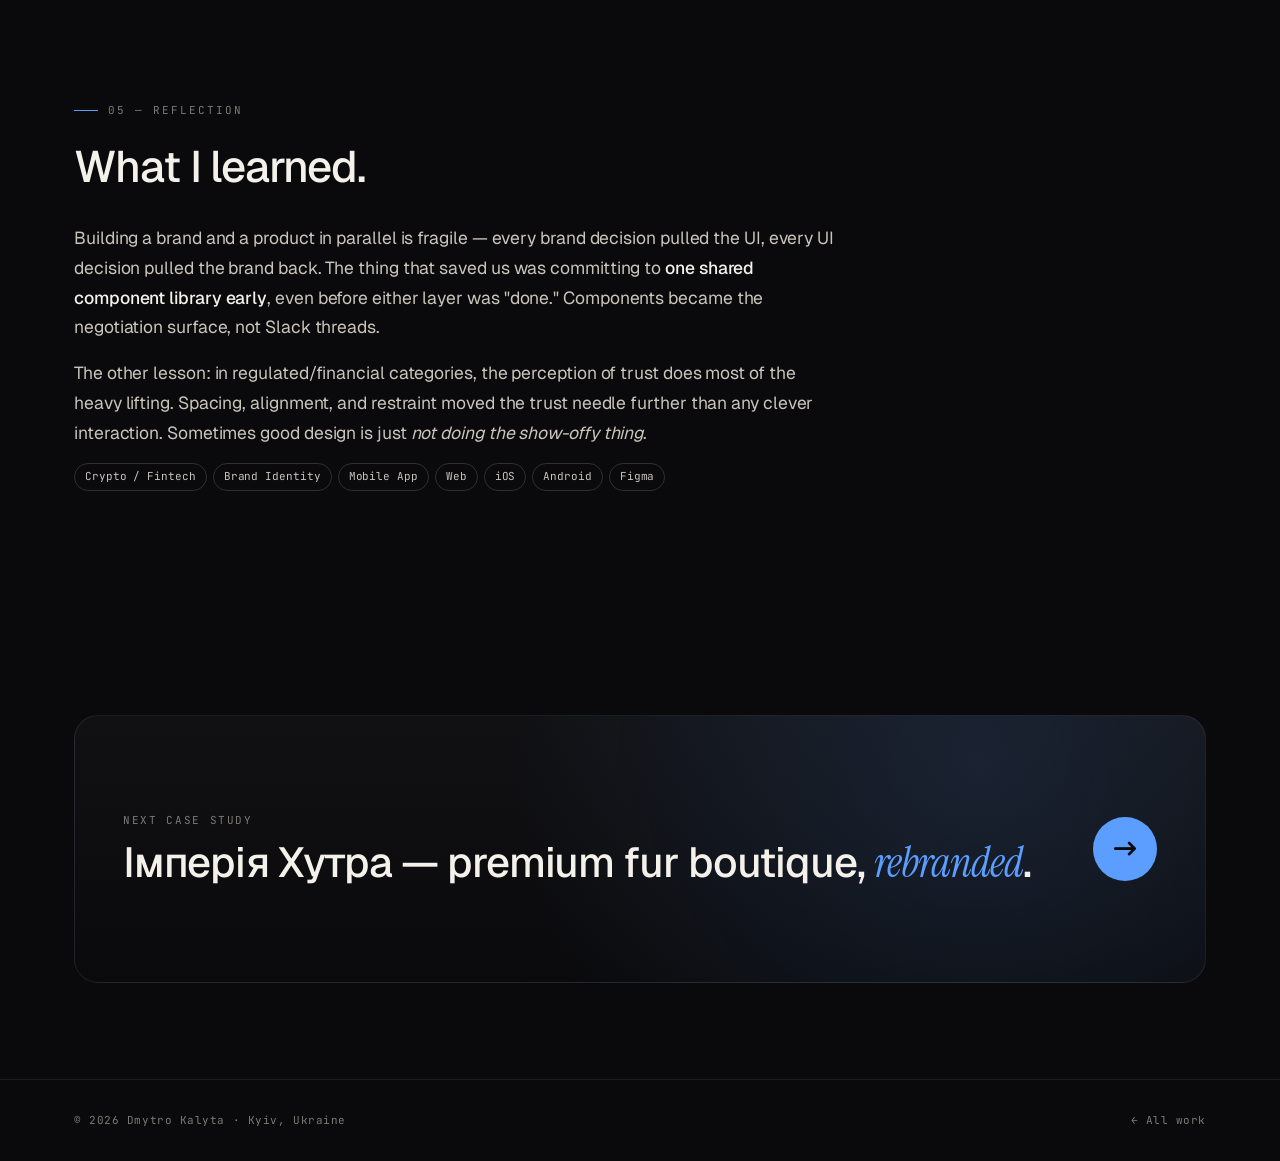
<file: projects/porto.html>
<!DOCTYPE html>
<html lang="en">
<head>
<meta charset="UTF-8" />
<meta name="viewport" content="width=device-width, initial-scale=1.0" />
<title>Porto — Crypto Exchange · Case Study · Dmytro Kalyta</title>

<link rel="preconnect" href="https://fonts.googleapis.com">
<link rel="preconnect" href="https://fonts.gstatic.com" crossorigin>
<link href="https://fonts.googleapis.com/css2?family=Geist:wght@300;400;500;600;700&family=Instrument+Serif:ital@0;1&family=JetBrains+Mono:wght@400;500&display=swap" rel="stylesheet">
<link rel="stylesheet" href="https://cdnjs.cloudflare.com/ajax/libs/font-awesome/6.5.1/css/all.min.css" integrity="sha512-DTOQO9RWCH3ppGqcWaEA1BIZOC6xxalwEsw9c2QQeAIftl+Vegovlnee1c9QX4TctnWMn13TZye+giMm8e2LwA==" crossorigin="anonymous" referrerpolicy="no-referrer" />
<link rel="stylesheet" href="case-study.css" />
</head>
<body>

<div class="bg-grid" aria-hidden="true"></div>
<div class="bg-orb" aria-hidden="true"></div>

<nav class="nav" id="nav">
  <div class="container nav-inner">
    <a href="../portfolio.html" class="back-link">
      <i class="fa-solid fa-arrow-left-long"></i> Back to all work
    </a>
    <span class="nav-brand"><span class="dot">●</span> dmytro.kalyta / case study</span>
  </div>
</nav>

<header class="case-hero">
  <div class="container">
    <div class="case-meta-top reveal visible">
      <span class="accent">Porto</span>
      <span class="sep">/</span>
      <span>Fintech · Crypto Exchange</span>
      <span class="sep">/</span>
      <span>Identity · Mobile · Web</span>
    </div>
    <h1 class="case-title reveal visible delay-1">
      Safety and simple bitcoin transactions — <em>to anyone, anywhere.</em>
    </h1>
    <p class="case-summary reveal visible delay-2">
      A peer-to-peer crypto exchange that lets people buy bitcoin directly from each other using their local payment method. I owned identity, marketing site, and the mobile application from concept to production-ready spec.
    </p>

    <div class="case-meta reveal visible delay-3">
      <div class="meta-cell">
        <div class="label">Role</div>
        <div class="val">UI / UX &amp; Brand Designer</div>
      </div>
      <div class="meta-cell">
        <div class="label">Scope</div>
        <div class="val">Identity, Marketing, Mobile App</div>
      </div>
      <div class="meta-cell">
        <div class="label">Platforms</div>
        <div class="val">iOS · Android · Web</div>
      </div>
      <div class="meta-cell">
        <div class="label">Year</div>
        <div class="val">2020</div>
      </div>
    </div>
  </div>
</header>

<!-- ───── Context ───── -->
<section class="section">
  <div class="container">
    <div class="reveal"><span class="section-num">01 — Context</span></div>
    <h2 class="reveal delay-1">A crypto product that needed to feel <em>trustworthy first</em>.</h2>
    <div class="prose reveal delay-2">
      <p>
        Porto is a peer-to-peer crypto marketplace — people buy and sell bitcoin directly between each other, using their local payment method (bank card, transfer, even cash). The team came to me with a working backend and a clear thesis: <strong>most crypto apps look like trading terminals; ours has to look like a banking app.</strong>
      </p>
      <p>
        Two audiences mattered. New users coming to crypto for the first time, who needed everything to feel calm and obvious. And experienced traders who'd churn instantly if anything felt slow or amateur. The brand had to bridge both.
      </p>
    </div>

    <div class="swatches reveal delay-2">
      <div class="swatch"><span class="chip" style="background: #FFB100;"></span> Primary · #FFB100</div>
      <div class="swatch"><span class="chip" style="background: #FF6A1E;"></span> Secondary · #FF6A1E</div>
      <div class="swatch"><span class="chip" style="background: #1A2230;"></span> Ink · #1A2230</div>
      <div class="swatch"><span class="chip" style="background: #F4F4F4; border-color: #ddd;"></span> Surface · #F4F4F4</div>
    </div>
  </div>
</section>

<!-- ───── Portfolio image ───── -->
<section class="section" style="padding-top: 0;">
  <div class="container">
    <div class="case-showcase reveal">
      <img src="../assets/porto-case.webp" alt="Porto crypto exchange — full case study deck showing identity, mobile app and website" loading="lazy" / decoding="async" width="1500" height="9683" />
    </div>
  </div>
</section>

<!-- ───── Process ───── -->
<section class="section">
  <div class="container">
    <div class="reveal"><span class="section-num">02 — Approach</span></div>
    <h2 class="reveal delay-1">Three deliverables, one <em>system</em>.</h2>

    <div class="phases reveal delay-2">
      <div class="phase">
        <div class="phase-num">PHASE 01 · IDENTITY</div>
        <h3>Wordmark &amp; visual system</h3>
        <p>Built the PORTO wordmark with a custom "O" treatment and a warm amber-to-orange palette anchored by dark navy ink. The mark works at favicon scale and on physical signage.</p>
      </div>
      <div class="phase">
        <div class="phase-num">PHASE 02 · MOBILE</div>
        <h3>iOS &amp; Android app</h3>
        <p>Wallet, transaction list, send/receive, P2P marketplace, payment-method picker, and QR-based payouts. Designed to be readable in one-thumb use and translate cleanly across iOS and Android.</p>
      </div>
      <div class="phase">
        <div class="phase-num">PHASE 03 · WEB</div>
        <h3>Marketing &amp; marketplace</h3>
        <p>Hero, value props, payment-method matrix, "what is Porto" walkthrough, customer testimonials, and download CTAs — all built from the same component library as the app.</p>
      </div>
    </div>
  </div>
</section>

<!-- ───── Pullquote ───── -->
<section class="section" style="padding-top: 0;">
  <div class="container">
    <div class="pullquote reveal">
      <span class="marker">"</span>Crypto apps usually look like trading terminals. Ours had to feel like a banking app.<span class="marker">"</span>
      <div style="font-family: var(--font-mono); font-style: normal; font-size: 12px; color: var(--muted); margin-top: var(--space-3); letter-spacing: 0.08em;">
        — design brief, kickoff workshop
      </div>
    </div>
  </div>
</section>

<!-- ───── Decisions ───── -->
<section class="section">
  <div class="container">
    <div class="reveal"><span class="section-num">03 — Decisions</span></div>
    <h2 class="reveal delay-1">Three choices that shaped the <em>whole product</em>.</h2>
    <div class="prose reveal delay-2">
      <p>
        <strong>Yellow as a calm signal, not a warning.</strong> Most fintech defaults to blue or green; we used a warm amber as the brand's primary, paired with a deep navy. This made the product feel friendly without losing the "money is serious" register.
      </p>
      <p>
        <strong>The transaction list as the centre of the app.</strong> Not the chart. Not the price ticker. The actual list of "did this happen, when, for how much" — because that's what every user actually came to check.
      </p>
      <p>
        <strong>Payment methods as first-class objects.</strong> Most P2P crypto products bury payment choice in a dropdown. We surfaced it as a primary filter — because the deciding factor for buyers is "can I actually pay you", not "what price are you offering."
      </p>
    </div>
  </div>
</section>

<!-- ───── Outcome ───── -->
<section class="section">
  <div class="container">
    <div class="reveal"><span class="section-num">04 — Deliverables</span></div>
    <h2 class="reveal delay-1">What was shipped.</h2>

    <div class="outcomes reveal delay-2">
      <div class="stat">
        <div class="label">App screens</div>
        <div class="stat-num">40<span class="suffix">+</span></div>
        <p>From onboarding and wallet to P2P marketplace, payment selection, QR payouts, and settings — designed for both iOS and Android.</p>
      </div>
      <div class="stat">
        <div class="label">Marketing site</div>
        <div class="stat-num">1<span class="suffix">·full</span></div>
        <p>Hero, marketplace matrix, "what is Porto" walkthrough, testimonials, FAQ, footer — production-ready handoff.</p>
      </div>
      <div class="stat">
        <div class="label">Brand assets</div>
        <div class="stat-num">100<span class="suffix">%</span></div>
        <p>Wordmark, logo lockups, color &amp; type system, app icon, in-store payment QR — full identity from scratch.</p>
      </div>
    </div>
  </div>
</section>

<!-- ───── Reflection ───── -->
<section class="section">
  <div class="container">
    <div class="reveal"><span class="section-num">05 — Reflection</span></div>
    <h2 class="reveal delay-1">What I learned.</h2>
    <div class="prose reveal delay-2">
      <p>
        Building a brand and a product in parallel is fragile — every brand decision pulled the UI, every UI decision pulled the brand back. The thing that saved us was committing to <strong>one shared component library early</strong>, even before either layer was "done." Components became the negotiation surface, not Slack threads.
      </p>
      <p>
        The other lesson: in regulated/financial categories, the perception of trust does most of the heavy lifting. Spacing, alignment, and restraint moved the trust needle further than any clever interaction. Sometimes good design is just <em>not doing the show-offy thing</em>.
      </p>
    </div>

    <div class="tags reveal delay-2">
      <span class="tag">Crypto / Fintech</span>
      <span class="tag">Brand Identity</span>
      <span class="tag">Mobile App</span>
      <span class="tag">Web</span>
      <span class="tag">iOS</span>
      <span class="tag">Android</span>
      <span class="tag">Figma</span>
    </div>
  </div>
</section>

<section>
  <div class="container">
    <a href="im.html" class="next-cta reveal">
      <div>
        <div class="label">Next case study</div>
        <h3>Імперія Хутра — premium fur boutique, <em>rebranded</em>.</h3>
      </div>
      <span class="arrow"><i class="fa-solid fa-arrow-right-long"></i></span>
    </a>
  </div>
</section>

<footer>
  <div class="container footer-inner">
    <span>© 2026 Dmytro Kalyta · Kyiv, Ukraine</span>
    <span><a href="../portfolio.html">← All work</a></span>
  </div>
</footer>

<script>
  const nav = document.getElementById('nav');
  const onScroll = () => {
    if (window.scrollY > 24) nav.classList.add('scrolled');
    else nav.classList.remove('scrolled');
  };
  window.addEventListener('scroll', onScroll, { passive: true });
  onScroll();

  const io = new IntersectionObserver((entries) => {
    entries.forEach(e => {
      if (e.isIntersecting) {
        e.target.classList.add('visible');
        io.unobserve(e.target);
      }
    });
  }, { threshold: 0.12, rootMargin: '0px 0px -40px 0px' });
  document.querySelectorAll('.reveal').forEach(el => io.observe(el));
</script>

</body>
</html>
</file>
<file: projects/case-study.css>
/* Shared styles for case study pages */
:root {
  --bg: #0a0a0c;
  --bg-2: #111114;
  --bg-3: #16161a;
  --fg: #f4f1ea;
  --fg-2: #c9c5bb;
  --muted: #7c7a73;
  --muted-2: #4a4944;
  --line: rgba(244, 241, 234, 0.08);
  --line-strong: rgba(244, 241, 234, 0.16);
  --accent: #5b9eff;
  --accent-soft: #5b9eff22;
  --accent-glow: #5b9eff55;
  --font-sans: 'Geist', ui-sans-serif, system-ui, sans-serif;
  --font-serif: 'Instrument Serif', Georgia, serif;
  --font-mono: 'JetBrains Mono', ui-monospace, monospace;
  --space-3: 12px; --space-4: 16px; --space-5: 24px; --space-6: 32px;
  --space-7: 48px; --space-8: 64px; --space-9: 96px; --space-10: 128px;
  --r-md: 10px; --r-lg: 16px; --r-xl: 24px;
  --max-w: 1180px;
  --read-w: 760px;
  --ease-out: cubic-bezier(0.16, 1, 0.3, 1);
}
* { box-sizing: border-box; margin: 0; padding: 0; }
html { scroll-behavior: smooth; -webkit-font-smoothing: antialiased; -moz-osx-font-smoothing: grayscale; }
body {
  font-family: var(--font-sans);
  background: var(--bg);
  color: var(--fg);
  font-size: 16px;
  line-height: 1.55;
  letter-spacing: -0.005em;
  overflow-x: hidden;
}
::selection { background: var(--accent); color: var(--bg); }
a { color: inherit; text-decoration: none; }
img { display: block; max-width: 100%; }

.bg-grid {
  position: fixed; inset: 0; pointer-events: none; z-index: 0;
  background-image:
    linear-gradient(to right, var(--line) 1px, transparent 1px),
    linear-gradient(to bottom, var(--line) 1px, transparent 1px);
  background-size: 64px 64px;
  mask-image: radial-gradient(ellipse at 50% 0%, black 0%, transparent 60%);
  opacity: 0.4;
}
.bg-orb {
  position: fixed; inset: 0; pointer-events: none; z-index: 0; overflow: hidden;
}
.bg-orb::before {
  content: ''; position: absolute;
  width: 720px; height: 720px;
  border-radius: 50%;
  background: radial-gradient(circle, var(--accent) 0%, transparent 60%);
  filter: blur(140px); opacity: 0.18;
  top: -300px; right: -200px;
}

.nav {
  position: fixed; top: 0; left: 0; right: 0; z-index: 100;
  padding: var(--space-5) 0;
  transition: padding 0.4s var(--ease-out), background 0.4s var(--ease-out), backdrop-filter 0.4s var(--ease-out), border-color 0.4s var(--ease-out);
  border-bottom: 1px solid transparent;
}
.nav.scrolled {
  padding: var(--space-3) 0;
  background: rgba(10, 10, 12, 0.72);
  backdrop-filter: blur(16px) saturate(180%);
  -webkit-backdrop-filter: blur(16px) saturate(180%);
  border-bottom: 1px solid var(--line);
}
.container {
  max-width: var(--max-w);
  margin: 0 auto;
  padding: 0 var(--space-5);
  position: relative;
  z-index: 1;
}
.nav-inner {
  display: flex; align-items: center; justify-content: space-between;
  gap: var(--space-5);
}
.back-link {
  display: inline-flex; align-items: center; gap: 10px;
  font-family: var(--font-mono);
  font-size: 12px;
  color: var(--fg-2);
  padding: 8px 14px 8px 12px;
  border: 1px solid var(--line-strong);
  border-radius: 999px;
  transition: all 0.25s var(--ease-out);
}
.back-link:hover {
  border-color: var(--accent);
  color: var(--accent);
  transform: translateX(-2px);
}
.nav-brand {
  font-family: var(--font-mono);
  font-size: 12px;
  color: var(--muted);
  letter-spacing: 0.05em;
}
.nav-brand .dot { color: var(--accent); }

.case-hero {
  padding: 160px 0 var(--space-9);
  position: relative;
}
.case-meta-top {
  display: flex; align-items: center; gap: var(--space-4);
  font-family: var(--font-mono); font-size: 11px;
  color: var(--muted); letter-spacing: 0.15em;
  text-transform: uppercase;
  margin-bottom: var(--space-6);
  flex-wrap: wrap;
}
.case-meta-top .accent { color: var(--accent); }
.case-meta-top .sep { color: var(--muted-2); }
.case-title {
  font-size: clamp(40px, 6vw, 80px);
  line-height: 1.02;
  font-weight: 500;
  letter-spacing: -0.035em;
  margin-bottom: var(--space-5);
  max-width: 980px;
}
.case-title em {
  font-family: var(--font-serif);
  font-style: italic;
  color: var(--accent);
  font-weight: 400;
}
.case-summary {
  font-size: 20px;
  color: var(--fg-2);
  max-width: 720px;
  line-height: 1.55;
  text-wrap: pretty;
  margin-bottom: var(--space-8);
}

.case-meta {
  display: grid; grid-template-columns: repeat(4, 1fr);
  gap: var(--space-5);
  padding-top: var(--space-6);
  border-top: 1px solid var(--line);
}
.meta-cell .label {
  font-family: var(--font-mono); font-size: 11px;
  color: var(--muted); letter-spacing: 0.12em;
  text-transform: uppercase; margin-bottom: 6px;
}
.meta-cell .val { color: var(--fg); font-size: 15px; }

/* Big behance image */
.case-showcase {
  margin: var(--space-7) 0 var(--space-10);
  border-radius: var(--r-xl);
  overflow: hidden;
  border: 1px solid var(--line);
  background: var(--bg-2);
}
.case-showcase img { width: 100%; height: auto; display: block; }

.section { padding: var(--space-9) 0; position: relative; z-index: 1; }
.section-num {
  display: inline-flex; align-items: center; gap: 10px;
  font-family: var(--font-mono); font-size: 11px;
  color: var(--muted); text-transform: uppercase;
  letter-spacing: 0.18em;
  margin-bottom: var(--space-5);
}
.section-num::before { content: ''; width: 24px; height: 1px; background: var(--accent); }
.section h2 {
  font-size: clamp(28px, 3.5vw, 44px);
  line-height: 1.1;
  font-weight: 500;
  letter-spacing: -0.025em;
  margin-bottom: var(--space-6);
  max-width: 760px;
}
.section h2 em {
  font-family: var(--font-serif); font-style: italic; color: var(--accent); font-weight: 400;
}
.prose { max-width: var(--read-w); }
.prose p {
  font-size: 17.5px;
  color: var(--fg-2);
  line-height: 1.7;
  margin-bottom: var(--space-4);
  text-wrap: pretty;
}
.prose p strong { color: var(--fg); font-weight: 500; }

.pullquote {
  margin: var(--space-7) 0;
  padding: var(--space-6) 0;
  border-top: 1px solid var(--line);
  border-bottom: 1px solid var(--line);
  font-family: var(--font-serif);
  font-style: italic;
  font-size: clamp(24px, 2.5vw, 32px);
  line-height: 1.35;
  color: var(--fg);
  max-width: 820px;
  letter-spacing: -0.01em;
}
.pullquote .marker {
  color: var(--accent);
  font-size: 1.4em;
  line-height: 0;
  vertical-align: -0.3em;
  margin-right: 8px;
}

.phases {
  display: grid; grid-template-columns: repeat(3, 1fr);
  gap: var(--space-4);
  margin-top: var(--space-6);
}
.phase {
  padding: var(--space-5);
  border: 1px solid var(--line);
  border-radius: var(--r-lg);
  background: linear-gradient(180deg, var(--bg-2) 0%, rgba(17,17,20,0.4) 100%);
}
.phase-num {
  font-family: var(--font-mono); font-size: 11px;
  color: var(--accent); letter-spacing: 0.12em;
  margin-bottom: var(--space-4);
}
.phase h3 {
  font-size: 17px; font-weight: 500;
  letter-spacing: -0.01em;
  margin-bottom: 8px;
}
.phase p { color: var(--fg-2); font-size: 14px; line-height: 1.55; }

.outcomes {
  display: grid; grid-template-columns: repeat(3, 1fr);
  gap: var(--space-5);
  margin-top: var(--space-6);
}
.stat {
  padding: var(--space-6) var(--space-5);
  border: 1px solid var(--line);
  border-radius: var(--r-lg);
  background: var(--bg-2);
  position: relative; overflow: hidden;
}
.stat::before {
  content: ''; position: absolute; top: 0; left: 0; right: 0; height: 1px;
  background: linear-gradient(90deg, transparent, var(--accent), transparent);
  opacity: 0.5;
}
.stat-num {
  font-family: var(--font-serif);
  font-size: clamp(48px, 5vw, 64px);
  line-height: 1;
  color: var(--accent);
  letter-spacing: -0.03em;
  margin-bottom: var(--space-3);
}
.stat-num .suffix { font-size: 0.55em; color: var(--fg-2); margin-left: 4px; font-family: var(--font-sans); font-style: normal; }
.stat .label {
  font-family: var(--font-mono); font-size: 11px;
  color: var(--muted); text-transform: uppercase;
  letter-spacing: 0.12em; margin-bottom: 6px;
}
.stat p { color: var(--fg-2); font-size: 14px; line-height: 1.55; }

.tags { display: flex; flex-wrap: wrap; gap: 6px; margin-top: var(--space-4); }
.tag {
  font-family: var(--font-mono); font-size: 11px;
  padding: 4px 10px;
  border: 1px solid var(--line-strong);
  border-radius: 999px;
  color: var(--fg-2);
}

/* Swatch row */
.swatches {
  display: flex; flex-wrap: wrap; gap: var(--space-3);
  margin-top: var(--space-6);
}
.swatch {
  display: flex; align-items: center; gap: var(--space-3);
  padding: 10px 14px;
  border: 1px solid var(--line);
  border-radius: var(--r-md);
  background: var(--bg-2);
  font-family: var(--font-mono);
  font-size: 12px;
  color: var(--fg-2);
}
.swatch .chip {
  width: 22px; height: 22px;
  border-radius: 6px;
  border: 1px solid var(--line-strong);
}

.next-cta {
  margin: var(--space-10) 0 var(--space-9);
  padding: var(--space-9) var(--space-7);
  border: 1px solid var(--line);
  border-radius: var(--r-xl);
  background:
    radial-gradient(circle at 80% 20%, var(--accent-soft) 0%, transparent 50%),
    linear-gradient(180deg, var(--bg-2), var(--bg));
  display: flex; align-items: center; justify-content: space-between;
  gap: var(--space-6);
  flex-wrap: wrap;
}
.next-cta .label {
  font-family: var(--font-mono); font-size: 11px;
  color: var(--muted); text-transform: uppercase;
  letter-spacing: 0.15em; margin-bottom: 10px;
}
.next-cta h3 {
  font-size: clamp(28px, 3.5vw, 42px);
  font-weight: 500; letter-spacing: -0.025em;
  line-height: 1.1;
}
.next-cta h3 em {
  font-family: var(--font-serif); font-style: italic;
  color: var(--accent); font-weight: 400;
}
.next-cta .arrow {
  width: 64px; height: 64px;
  border-radius: 50%;
  background: var(--accent); color: var(--bg);
  display: flex; align-items: center; justify-content: center;
  font-size: 22px;
  transition: transform 0.3s var(--ease-out);
  flex-shrink: 0;
}
.next-cta:hover .arrow { transform: translateX(8px) rotate(-12deg); }

footer {
  border-top: 1px solid var(--line);
  padding: var(--space-6) 0;
  position: relative; z-index: 1;
}
.footer-inner {
  display: flex; justify-content: space-between; align-items: center;
  font-family: var(--font-mono); font-size: 11px;
  color: var(--muted); letter-spacing: 0.05em;
}
.footer-inner a:hover { color: var(--accent); }

.reveal { opacity: 0; transform: translateY(24px); transition: opacity 0.9s var(--ease-out), transform 0.9s var(--ease-out); }
.reveal.visible { opacity: 1; transform: translateY(0); }
.reveal.delay-1 { transition-delay: 0.08s; }
.reveal.delay-2 { transition-delay: 0.16s; }
.reveal.delay-3 { transition-delay: 0.24s; }

@media (max-width: 900px) {
  .case-meta { grid-template-columns: 1fr 1fr; }
  .phases, .outcomes { grid-template-columns: 1fr; }
  .section { padding: var(--space-8) 0; }
  .next-cta { padding: var(--space-7) var(--space-5); }
}
@media (max-width: 500px) {
  .case-meta { grid-template-columns: 1fr; }
  .nav-brand { display: none; }
}
</file>
